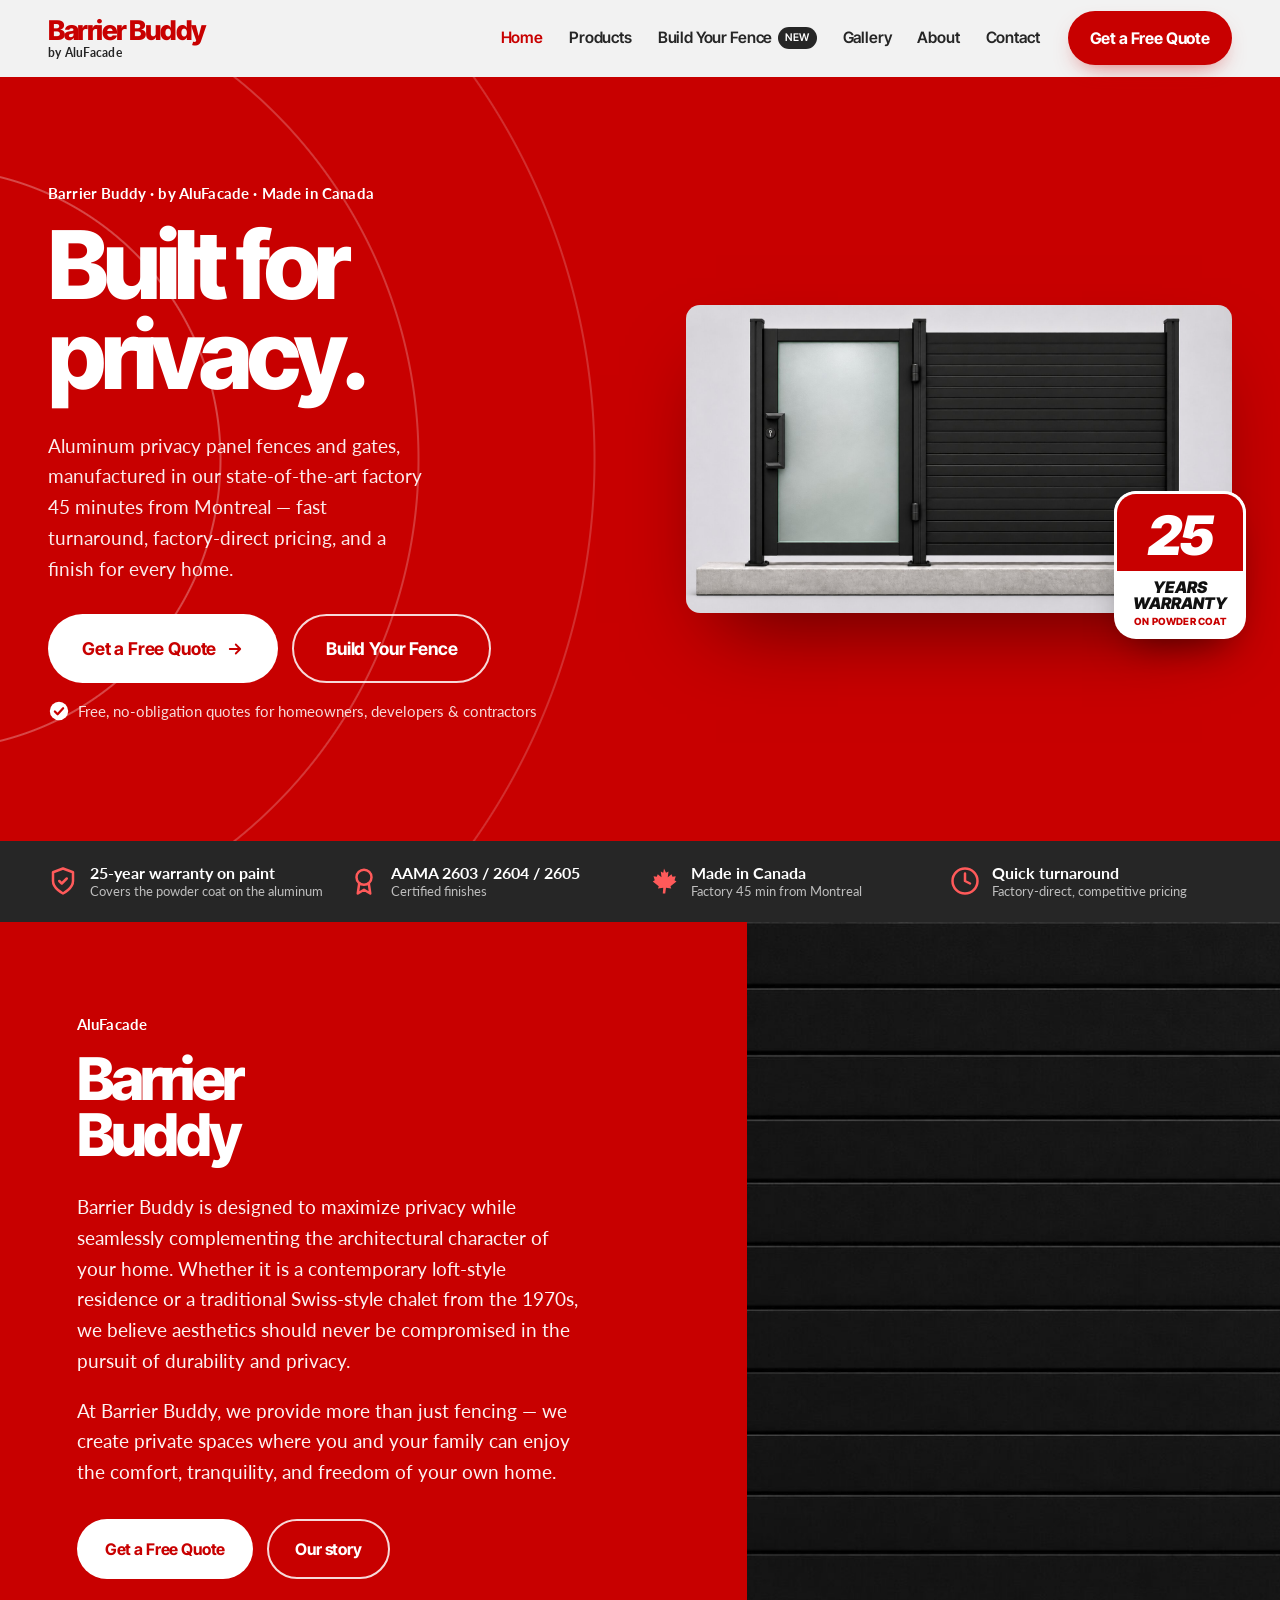
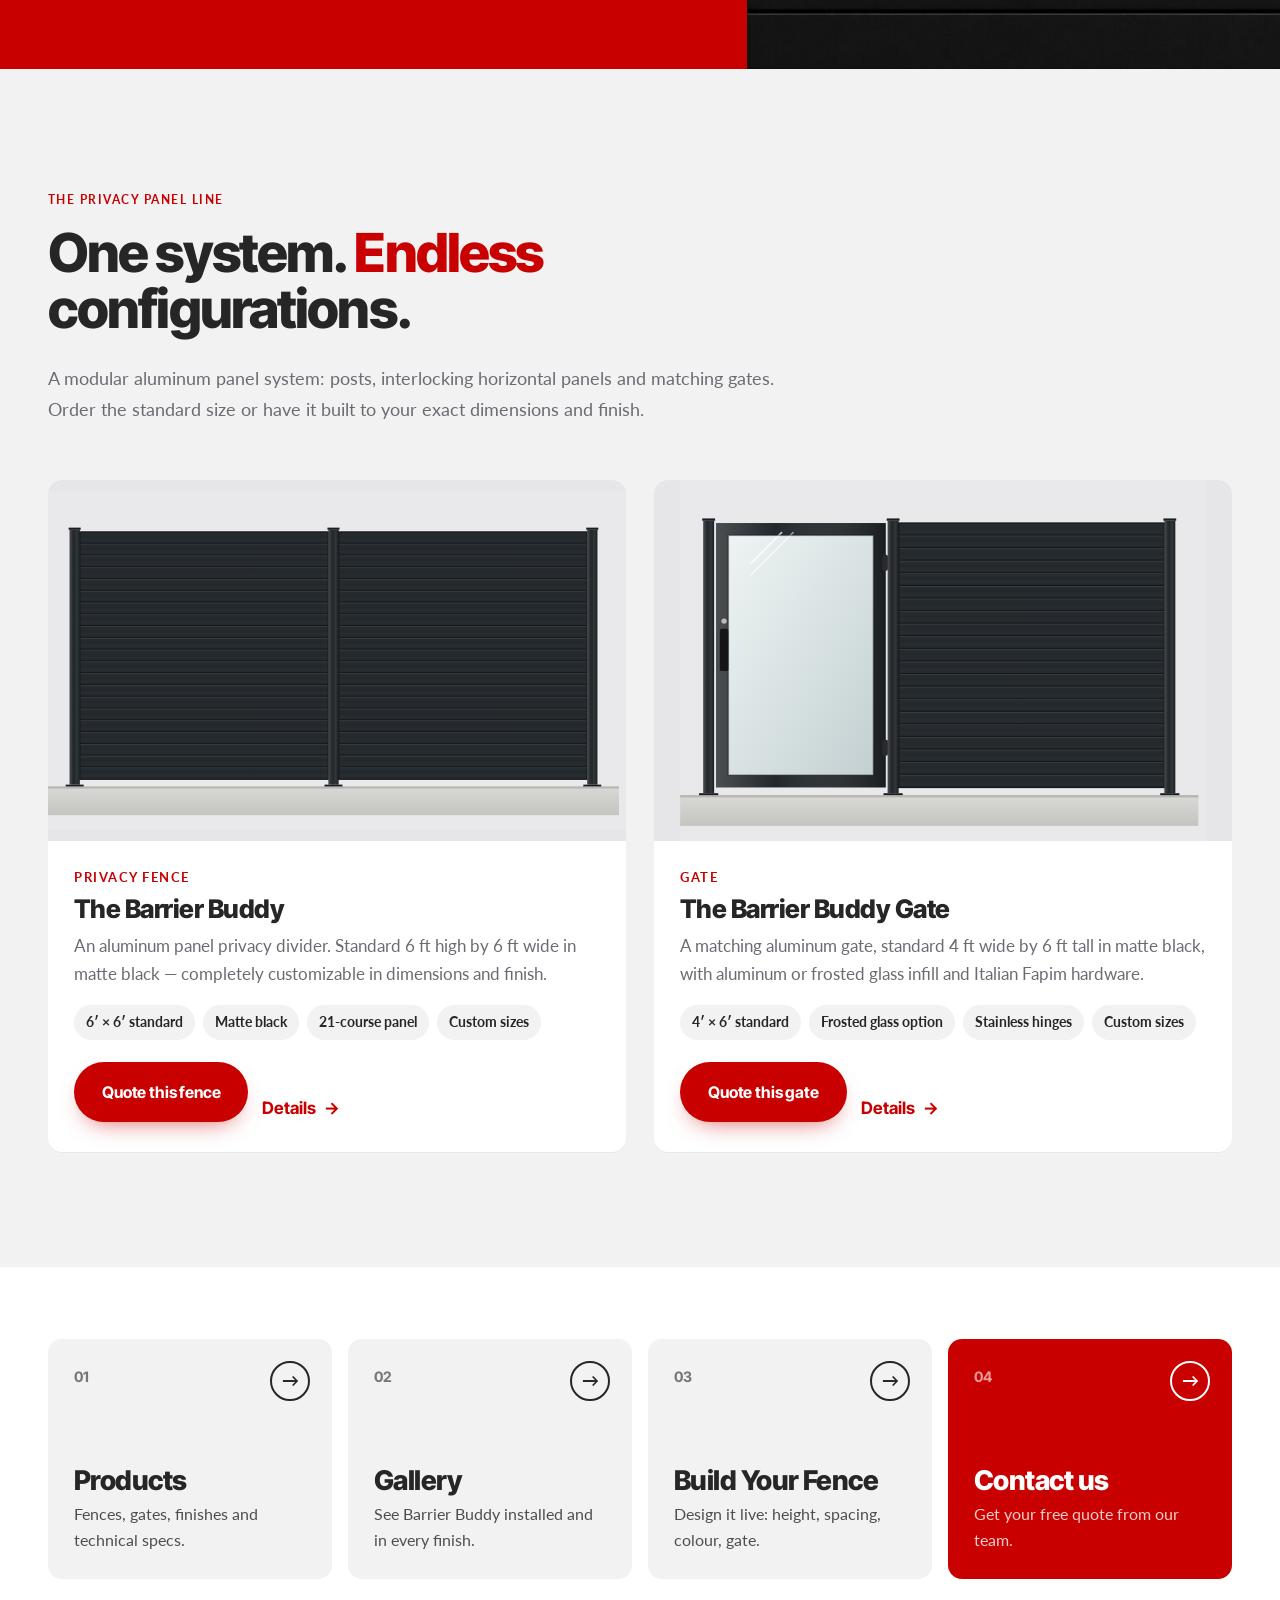
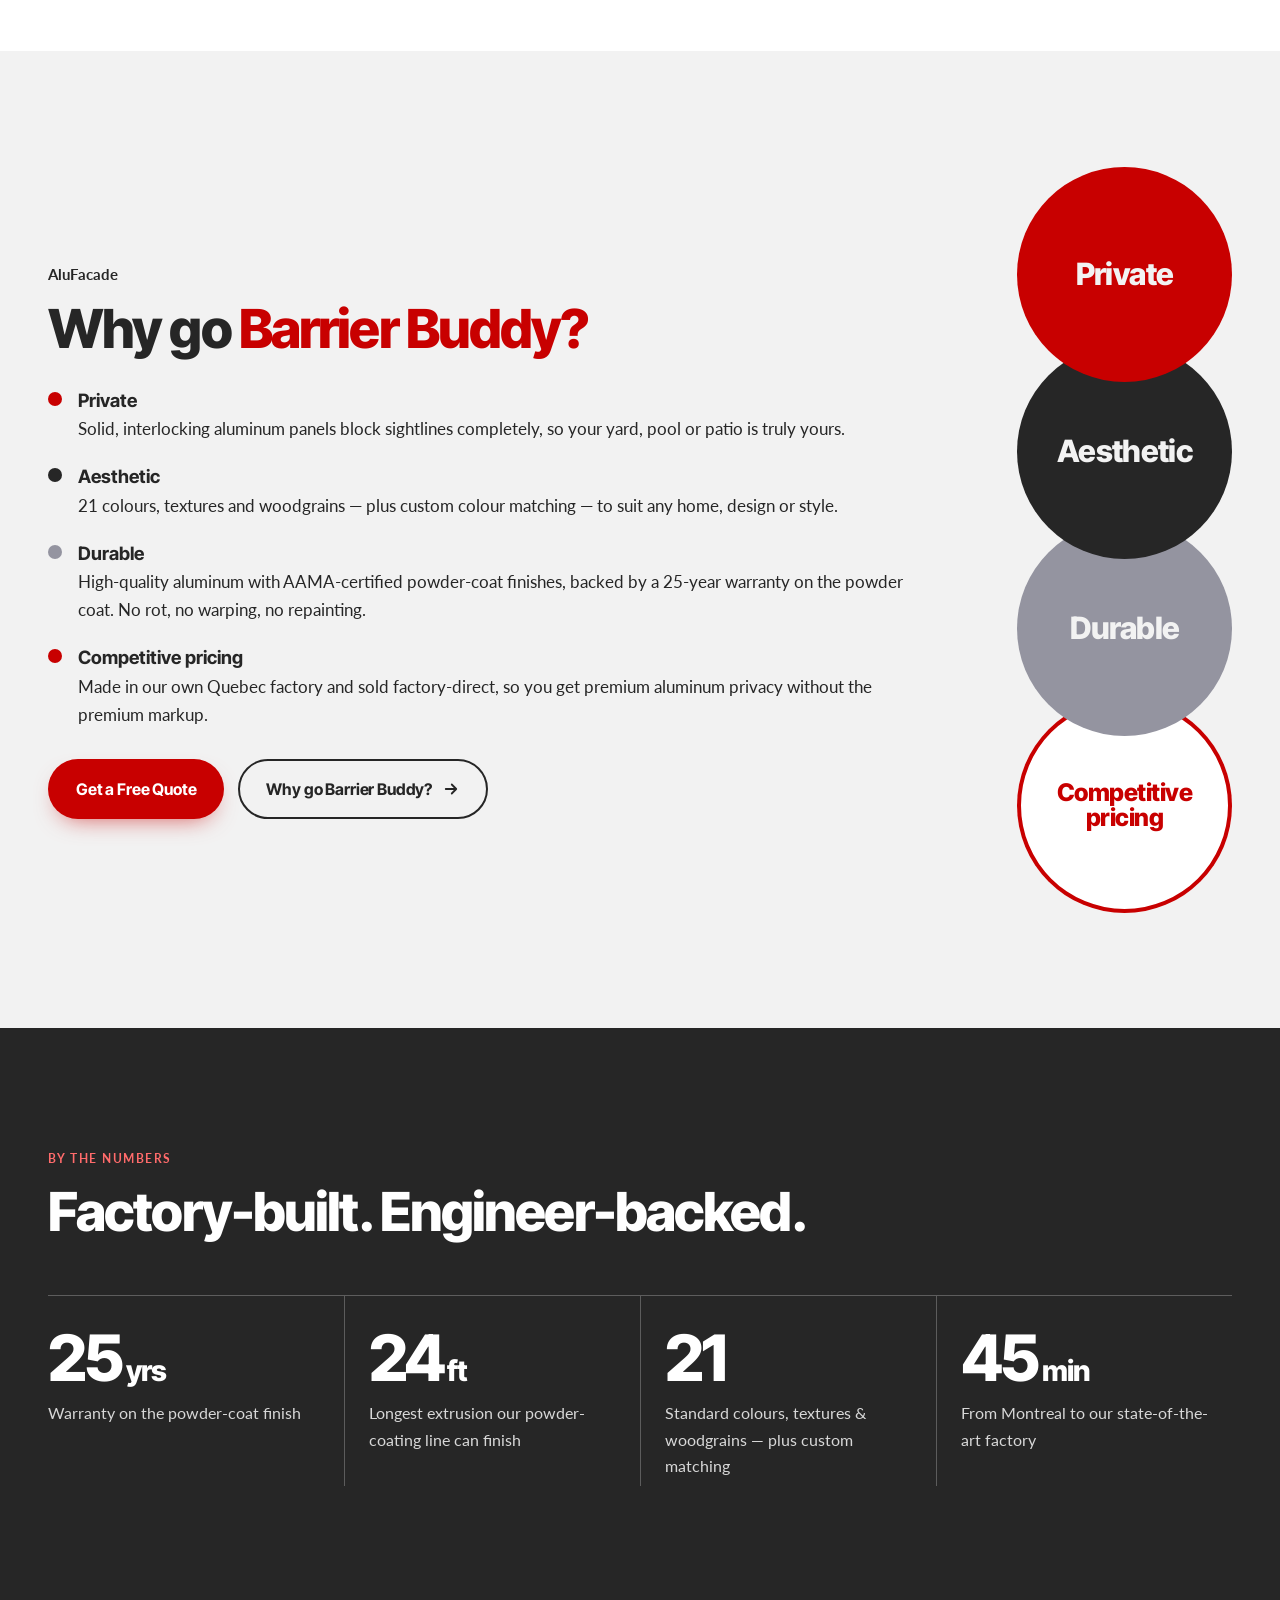
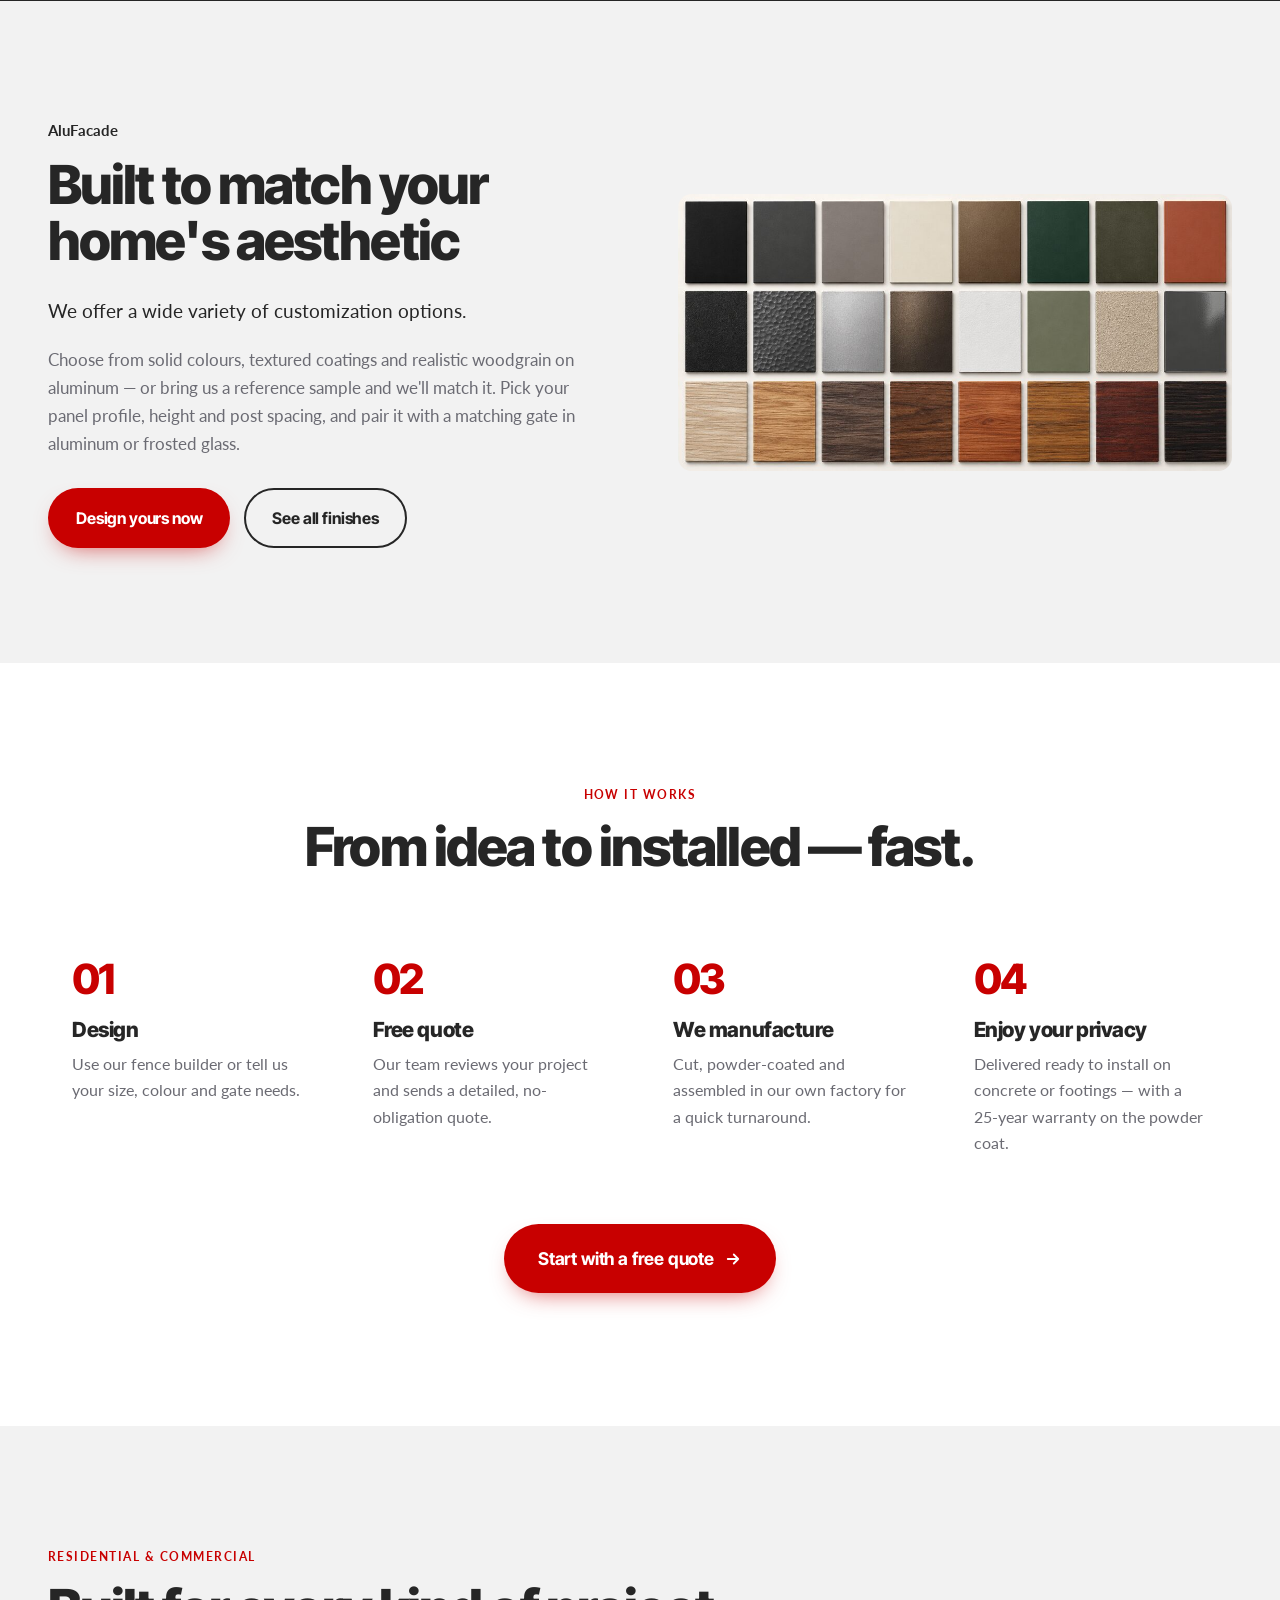
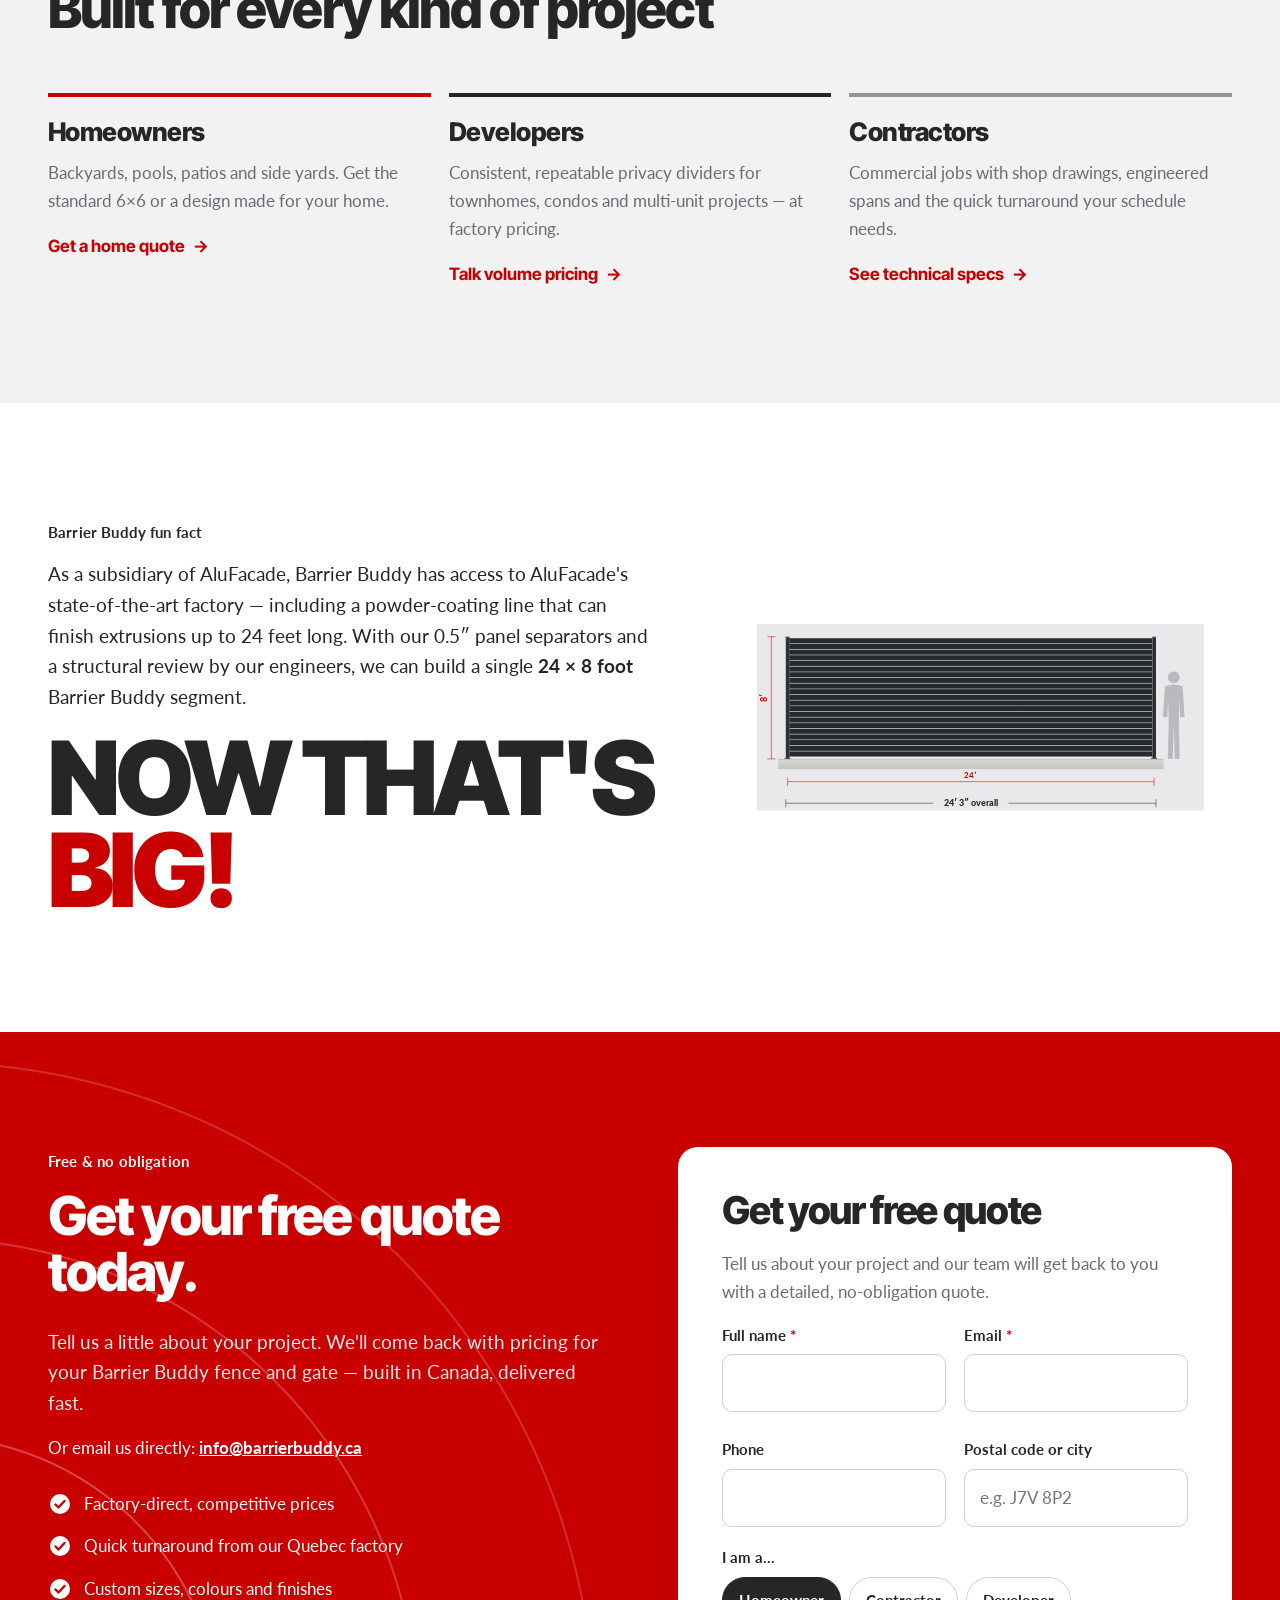
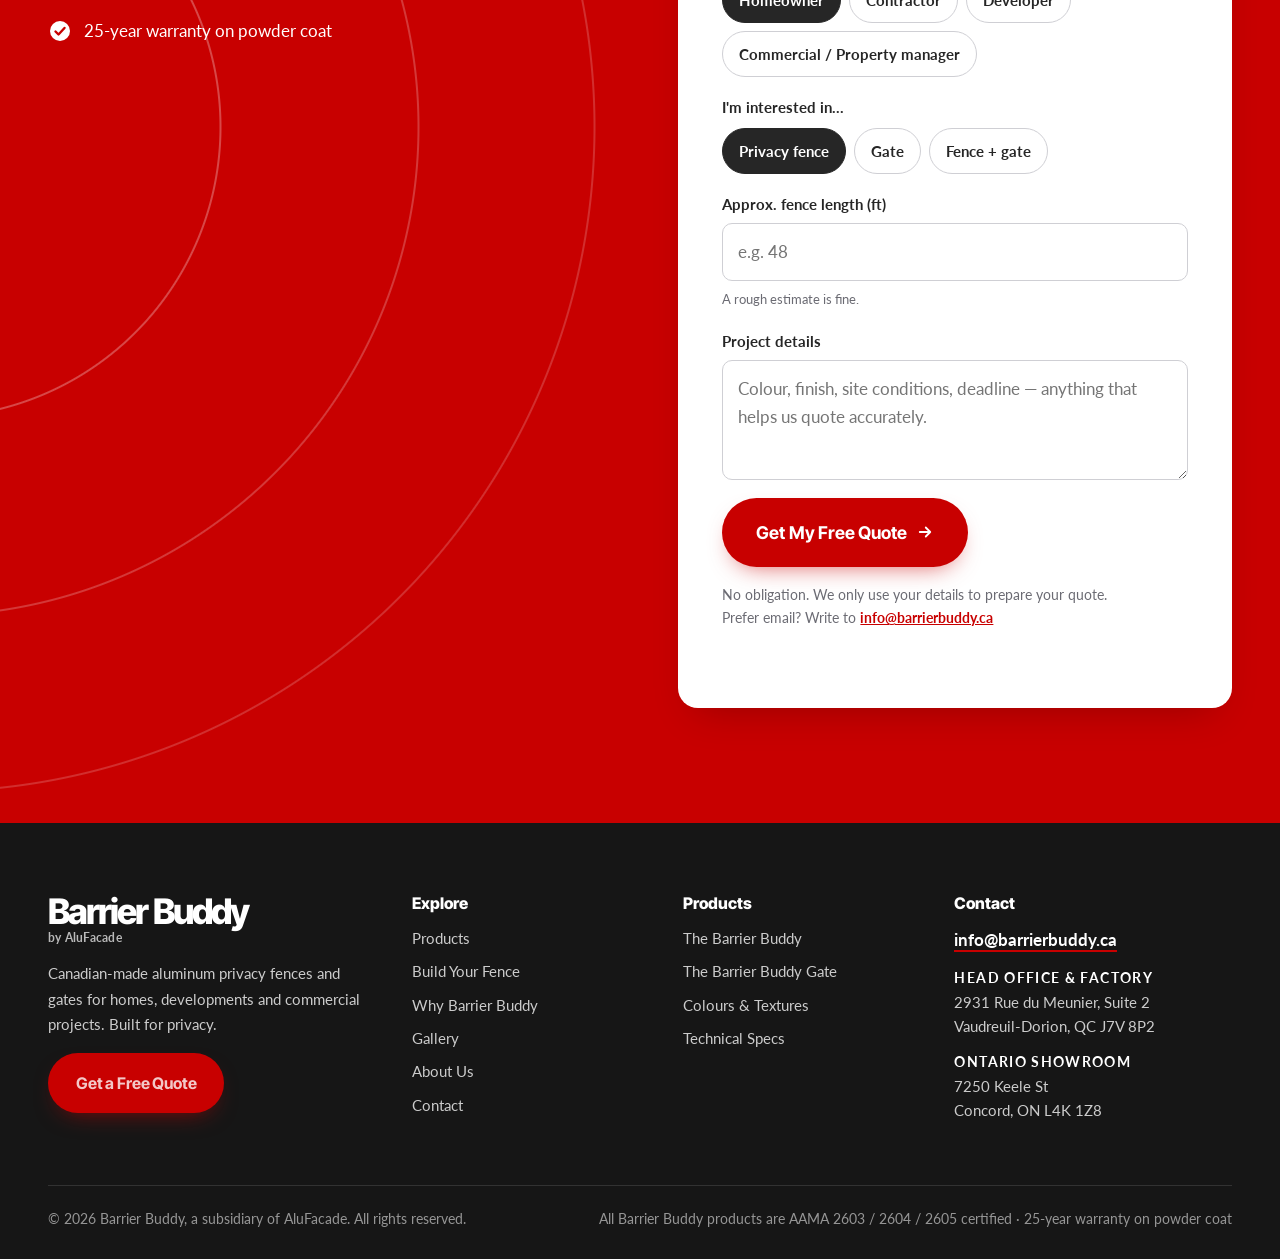
<file: index.html>
<!DOCTYPE html>
<html lang="en-CA">
<head>
<meta charset="utf-8">
<meta name="viewport" content="width=device-width, initial-scale=1">
<title>Barrier Buddy | Aluminum Privacy Fences &amp; Gates — Made in Canada</title>
<meta name="description" content="Barrier Buddy builds Canadian-made aluminum privacy panel fences and gates in its factory 45 minutes from Montreal. Fast turnaround, competitive prices, 25-year warranty on powder coat. Get a free quote. info@barrierbuddy.ca">
<meta name="theme-color" content="#c80000">
<meta property="og:type" content="website">
<meta property="og:site_name" content="Barrier Buddy">
<meta property="og:title" content="Barrier Buddy | Aluminum Privacy Fences &amp; Gates — Made in Canada">
<meta property="og:description" content="Barrier Buddy builds Canadian-made aluminum privacy panel fences and gates in its factory 45 minutes from Montreal. Fast turnaround, competitive prices, 25-year warranty on powder coat. Get a free quote. info@barrierbuddy.ca">
<meta property="og:image" content="assets/img/standard-configuration.jpg">
<link rel="icon" href="assets/img/favicon.svg" type="image/svg+xml">
<link rel="preconnect" href="https://fonts.googleapis.com">
<link rel="preconnect" href="https://fonts.gstatic.com" crossorigin>
<link href="https://fonts.googleapis.com/css2?family=Inter+Tight:ital,wght@0,500;0,600;0,700;0,800;0,900;1,900&amp;family=Lato:wght@300;400;700;900&amp;display=swap" rel="stylesheet">
<link rel="stylesheet" href="assets/css/styles.css">
</head>
<body>
<a class="skip-link" href="#main">Skip to content</a>
<header class="site-header">
  <div class="container site-header__inner">
    <a class="brand" href="index.html" aria-label="Barrier Buddy by AluFacade — home">
      <span class="brand__name wordmark">Barrier Buddy</span>
      <span class="brand__by">by AluFacade</span>
    </a>
    <button class="nav-toggle" type="button" aria-expanded="false" aria-controls="site-nav"><span></span><span class="sr-only">Menu</span></button>
    <nav class="nav" id="site-nav" aria-label="Main">
      <ul class="nav__list">
          <li><a class="nav__link" href="index.html" aria-current="page">Home</a></li>
          <li><a class="nav__link" href="products.html">Products</a></li>
          <li><a class="nav__link nav__link--build" href="configurator.html">Build Your Fence <span class="tag">New</span></a></li>
          <li><a class="nav__link" href="gallery.html">Gallery</a></li>
          <li><a class="nav__link" href="about.html">About</a></li>
          <li><a class="nav__link" href="contact.html">Contact</a></li>
      </ul>
      <a class="btn btn--primary nav__cta" href="contact.html#quote">Get a Free Quote</a>
    </nav>
  </div>
</header>

<main id="main">

  <!-- ============ HERO ============ -->
  <section class="hero rings">
    <div class="container hero__grid">
      <div>
        <span class="eyebrow">Barrier Buddy &middot; by AluFacade &middot; Made in Canada</span>
        <h1 class="wordmark">Built for<br>privacy.</h1>
        <p class="lead">Aluminum privacy panel fences and gates, manufactured in our state-of-the-art factory 45&nbsp;minutes from Montreal &mdash; fast turnaround, factory-direct pricing, and a finish for every home.</p>
        <div class="hero__ctas">
          <a class="btn btn--light btn--lg" href="contact.html#quote">Get a Free Quote <svg viewBox="0 0 24 24" fill="none" stroke="currentColor" stroke-width="2.4" stroke-linecap="round" stroke-linejoin="round" aria-hidden="true"><path d="M5 12h14M13 6l6 6-6 6"/></svg></a>
          <a class="btn btn--outline-light btn--lg" href="configurator.html">Build Your Fence</a>
        </div>
        <p class="hero__note"><svg viewBox="0 0 24 24" fill="none" stroke="currentColor" stroke-width="2" stroke-linecap="round" stroke-linejoin="round" aria-hidden="true"><circle cx="12" cy="12" r="10" fill="#fff" stroke="none"/><path d="m7.5 12.5 3 3 6-6.5" stroke="#c80000" stroke-width="2.4"/></svg> Free, no-obligation quotes for homeowners, developers &amp; contractors</p>
      </div>
      <div class="hero__media">
        <img src="assets/img/standard-configuration.jpg" width="1672" height="941" alt="Barrier Buddy standard configuration: a 6 by 6 foot matte black aluminum privacy panel with a 4 foot frosted glass gate" fetchpriority="high">
        <div class="hero__badge" aria-label="25 year warranty on powder coat"><strong>25</strong><span>Years<br>warranty<small>on powder coat</small></span></div>
      </div>
    </div>
  </section>

  <!-- ============ TRUST STRIP ============ -->
  <section class="trust" aria-label="Why customers trust Barrier Buddy">
    <div class="container">
      <ul class="trust__list">
        <li class="trust__item"><svg viewBox="0 0 24 24" fill="none" stroke="currentColor" stroke-width="2" stroke-linecap="round" stroke-linejoin="round" aria-hidden="true"><path d="M12 22s8-4 8-10V5l-8-3-8 3v7c0 6 8 10 8 10z"/><path d="m9 12 2 2 4-4"/></svg><span>25-year warranty on paint<small>Covers the powder coat on the aluminum</small></span></li>
        <li class="trust__item"><svg viewBox="0 0 24 24" fill="none" stroke="currentColor" stroke-width="2" stroke-linecap="round" stroke-linejoin="round" aria-hidden="true"><circle cx="12" cy="9" r="6"/><path d="M8.2 13.8 7 22l5-3 5 3-1.2-8.2"/></svg><span>AAMA 2603 / 2604 / 2605<small>Certified finishes</small></span></li>
        <li class="trust__item"><svg viewBox="0 0 24 24" fill="currentColor" aria-hidden="true"><path d="M12 2l1.6 3.4 2-1-0.6 4.6 3-2.4.8 2 2.6-.4-1 3.2 1.6 1-4.8 3.8.6 1.8-4.2-.6L13 22h-2l.4-4.6-4.2.6.6-1.8L3 12.4l1.6-1-1-3.2 2.6.4.8-2 3 2.4-.6-4.6 2 1z"/></svg><span>Made in Canada<small>Factory 45 min from Montreal</small></span></li>
        <li class="trust__item"><svg viewBox="0 0 24 24" fill="none" stroke="currentColor" stroke-width="2" stroke-linecap="round" stroke-linejoin="round" aria-hidden="true"><circle cx="12" cy="12" r="10"/><path d="M12 6v6l4 2"/></svg><span>Quick turnaround<small>Factory-direct, competitive pricing</small></span></li>
      </ul>
    </div>
  </section>

  <!-- ============ INTRO ============ -->
  <section class="split" aria-labelledby="intro-title">
    <div class="split__copy">
      <span class="eyebrow">AluFacade</span>
      <h2 id="intro-title" class="wordmark">Barrier<br>Buddy</h2>
      <p>Barrier Buddy is designed to maximize privacy while seamlessly complementing the architectural character of your home. Whether it is a contemporary loft-style residence or a traditional Swiss-style chalet from the 1970s, we believe aesthetics should never be compromised in the pursuit of durability and privacy.</p>
      <p>At Barrier Buddy, we provide more than just fencing &mdash; we create private spaces where you and your family can enjoy the comfort, tranquility, and freedom of your own home.</p>
      <div class="hero__ctas" style="margin-top:12px">
        <a class="btn btn--light" href="contact.html#quote">Get a Free Quote</a>
        <a class="btn btn--outline-light" href="about.html">Our story</a>
      </div>
    </div>
    <div class="split__media" role="img" aria-label="Close-up of matte black horizontal aluminum fence panels"></div>
  </section>

  <!-- ============ PRODUCT LINE ============ -->
  <section class="section" aria-labelledby="line-title">
    <div class="container">
      <div class="section-head reveal">
        <span class="eyebrow eyebrow--caps text-red">The privacy panel line</span>
        <h2 id="line-title">One system. <span class="text-red">Endless</span> configurations.</h2>
        <p>A modular aluminum panel system: posts, interlocking horizontal panels and matching gates. Order the standard size or have it built to your exact dimensions and finish.</p>
      </div>
      <div class="grid grid--2">
        <article class="card reveal">
          <div class="card__media" data-fence-preview='{"bays":2,"courses":21,"colour":"matte-black"}'></div>
          <div class="card__body">
            <div class="card__kicker">Privacy fence</div>
            <h3>The Barrier Buddy</h3>
            <p>An aluminum panel privacy divider. Standard 6&nbsp;ft high by 6&nbsp;ft wide in matte black &mdash; completely customizable in dimensions and finish.</p>
            <ul class="spec-chips"><li>6&prime; &times; 6&prime; standard</li><li>Matte black</li><li>21-course panel</li><li>Custom sizes</li></ul>
            <div class="hero__ctas" style="margin-top:auto">
              <a class="btn btn--primary" href="contact.html?product=fence#quote">Quote this fence</a>
              <a class="link-arrow" href="products.html#fence">Details</a>
            </div>
          </div>
        </article>
        <article class="card reveal">
          <div class="card__media" data-fence-preview='{"bays":1,"courses":21,"colour":"matte-black","gate":"frosted","gateWidth":4,"gatePosition":"left"}'></div>
          <div class="card__body">
            <div class="card__kicker">Gate</div>
            <h3>The Barrier Buddy Gate</h3>
            <p>A matching aluminum gate, standard 4&nbsp;ft wide by 6&nbsp;ft tall in matte black, with aluminum or frosted glass infill and Italian Fapim hardware.</p>
            <ul class="spec-chips"><li>4&prime; &times; 6&prime; standard</li><li>Frosted glass option</li><li>Stainless hinges</li><li>Custom sizes</li></ul>
            <div class="hero__ctas" style="margin-top:auto">
              <a class="btn btn--primary" href="contact.html?product=gate#quote">Quote this gate</a>
              <a class="link-arrow" href="products.html#gate">Details</a>
            </div>
          </div>
        </article>
      </div>
    </div>
  </section>

  <!-- ============ EXPLORE TILES ============ -->
  <section class="section section--white section--tight" aria-labelledby="explore-title">
    <div class="container">
      <h2 id="explore-title" class="sr-only">Explore Barrier Buddy</h2>
      <div class="tiles">
        <a class="tile reveal" href="products.html"><span class="tile__num">01</span><span class="tile__arrow">&rarr;</span><div><h3>Products</h3><p>Fences, gates, finishes and technical specs.</p></div></a>
        <a class="tile reveal" href="gallery.html"><span class="tile__num">02</span><span class="tile__arrow">&rarr;</span><div><h3>Gallery</h3><p>See Barrier Buddy installed and in every finish.</p></div></a>
        <a class="tile reveal" href="configurator.html"><span class="tile__num">03</span><span class="tile__arrow">&rarr;</span><div><h3>Build Your Fence</h3><p>Design it live: height, spacing, colour, gate.</p></div></a>
        <a class="tile tile--red reveal" href="contact.html#quote"><span class="tile__num">04</span><span class="tile__arrow">&rarr;</span><div><h3>Contact us</h3><p>Get your free quote from our team.</p></div></a>
      </div>
    </div>
  </section>

  <!-- ============ WHY ============ -->
  <section class="section" aria-labelledby="why-title">
    <div class="container why">
      <div class="reveal">
        <span class="eyebrow">AluFacade</span>
        <h2 id="why-title">Why go <span class="text-red">Barrier Buddy?</span></h2>
        <ul class="why__points">
          <li><div><strong>Private</strong>Solid, interlocking aluminum panels block sightlines completely, so your yard, pool or patio is truly yours.</div></li>
          <li><div><strong>Aesthetic</strong>21 colours, textures and woodgrains &mdash; plus custom colour matching &mdash; to suit any home, design or style.</div></li>
          <li><div><strong>Durable</strong>High-quality aluminum with AAMA-certified powder-coat finishes, backed by a 25-year warranty on the powder coat. No rot, no warping, no repainting.</div></li>
          <li><div><strong>Competitive pricing</strong>Made in our own Quebec factory and sold factory-direct, so you get premium aluminum privacy without the premium markup.</div></li>
        </ul>
        <div class="hero__ctas" style="margin-top:30px">
          <a class="btn btn--primary" href="contact.html#quote">Get a Free Quote</a>
          <a class="btn btn--outline" href="why.html">Why go Barrier Buddy? <svg viewBox="0 0 24 24" fill="none" stroke="currentColor" stroke-width="2.4" stroke-linecap="round" stroke-linejoin="round" aria-hidden="true"><path d="M5 12h14M13 6l6 6-6 6"/></svg></a>
        </div>
      </div>
      <div class="why__circles" aria-hidden="true">
        <div class="why__circle why__circle--red">Private</div>
        <div class="why__circle why__circle--ink">Aesthetic</div>
        <div class="why__circle why__circle--grey">Durable</div>
        <div class="why__circle why__circle--outline">Competitive<br>pricing</div>
      </div>
    </div>
  </section>

  <!-- ============ STATS ============ -->
  <section class="section section--ink" aria-labelledby="stats-title">
    <div class="container">
      <div class="section-head">
        <span class="eyebrow eyebrow--caps" style="color:#ff6b6b">By the numbers</span>
        <h2 id="stats-title">Factory-built. Engineer-backed.</h2>
      </div>
      <div class="stats">
        <div class="stat"><div class="stat__num">25<small>yrs</small></div><div class="stat__label">Warranty on the powder-coat finish</div></div>
        <div class="stat"><div class="stat__num">24<small>ft</small></div><div class="stat__label">Longest extrusion our powder-coating line can finish</div></div>
        <div class="stat"><div class="stat__num">21</div><div class="stat__label">Standard colours, textures &amp; woodgrains &mdash; plus custom matching</div></div>
        <div class="stat"><div class="stat__num">45<small>min</small></div><div class="stat__label">From Montreal to our state-of-the-art factory</div></div>
      </div>
    </div>
  </section>

  <!-- ============ AESTHETIC ============ -->
  <section class="section" aria-labelledby="aes-title">
    <div class="container two-col">
      <div class="reveal">
        <span class="eyebrow">AluFacade</span>
        <h2 id="aes-title">Built to match your home's aesthetic</h2>
        <p class="lead">We offer a wide variety of customization options.</p>
        <p class="muted">Choose from solid colours, textured coatings and realistic woodgrain on aluminum &mdash; or bring us a reference sample and we'll match it. Pick your panel profile, height and post spacing, and pair it with a matching gate in aluminum or frosted glass.</p>
        <div class="hero__ctas">
          <a class="btn btn--primary" href="configurator.html">Design yours now</a>
          <a class="btn btn--outline" href="products.html#finishes">See all finishes</a>
        </div>
      </div>
      <figure class="reveal" style="margin:0">
        <img src="assets/img/finish-samples.jpg" width="1065" height="533" alt="Barrier Buddy powder-coat finish samples: solid colours, textures and woodgrains" style="border-radius:var(--radius)" loading="lazy">
      </figure>
    </div>
  </section>

  <!-- ============ HOW IT WORKS ============ -->
  <section class="section section--white" aria-labelledby="how-title">
    <div class="container">
      <div class="section-head section-head--center reveal">
        <span class="eyebrow eyebrow--caps text-red">How it works</span>
        <h2 id="how-title">From idea to installed &mdash; fast.</h2>
      </div>
      <ol class="steps">
        <li class="step reveal"><h3>Design</h3><p>Use our fence builder or tell us your size, colour and gate needs.</p></li>
        <li class="step reveal"><h3>Free quote</h3><p>Our team reviews your project and sends a detailed, no-obligation quote.</p></li>
        <li class="step reveal"><h3>We manufacture</h3><p>Cut, powder-coated and assembled in our own factory for a quick turnaround.</p></li>
        <li class="step reveal"><h3>Enjoy your privacy</h3><p>Delivered ready to install on concrete or footings &mdash; with a 25-year warranty on the powder coat.</p></li>
      </ol>
      <p style="text-align:center;margin-top:40px"><a class="btn btn--primary btn--lg" href="contact.html#quote">Start with a free quote <svg viewBox="0 0 24 24" fill="none" stroke="currentColor" stroke-width="2.4" stroke-linecap="round" stroke-linejoin="round" aria-hidden="true"><path d="M5 12h14M13 6l6 6-6 6"/></svg></a></p>
    </div>
  </section>

  <!-- ============ WHO WE SERVE ============ -->
  <section class="section" aria-labelledby="who-title">
    <div class="container">
      <div class="section-head reveal">
        <span class="eyebrow eyebrow--caps text-red">Residential &amp; commercial</span>
        <h2 id="who-title">Built for every kind of project</h2>
      </div>
      <div class="audience">
        <div class="audience__item reveal"><h3>Homeowners</h3><p>Backyards, pools, patios and side yards. Get the standard 6&times;6 or a design made for your home.</p><a class="link-arrow" href="contact.html?product=both#quote">Get a home quote</a></div>
        <div class="audience__item reveal"><h3>Developers</h3><p>Consistent, repeatable privacy dividers for townhomes, condos and multi-unit projects &mdash; at factory pricing.</p><a class="link-arrow" href="contact.html#quote">Talk volume pricing</a></div>
        <div class="audience__item reveal"><h3>Contractors</h3><p>Commercial jobs with shop drawings, engineered spans and the quick turnaround your schedule needs.</p><a class="link-arrow" href="products.html#specs">See technical specs</a></div>
      </div>
    </div>
  </section>

  <!-- ============ BIG FACT ============ -->
  <section class="section section--white" aria-labelledby="fact-title">
    <div class="container big-fact">
      <div class="reveal">
        <span class="eyebrow">Barrier Buddy fun fact</span>
        <h2 id="fact-title" class="sr-only">A 24 by 8 foot Barrier Buddy</h2>
        <p class="lead">As a subsidiary of AluFacade, Barrier Buddy has access to AluFacade's state-of-the-art factory &mdash; including a powder-coating line that can finish extrusions up to 24&nbsp;feet long. With our 0.5&Prime; panel separators and a structural review by our engineers, we can build a single <strong>24&nbsp;&times;&nbsp;8&nbsp;foot</strong> Barrier Buddy segment.</p>
        <p class="big-fact__shout">Now that's <span class="text-red">big!</span></p>
      </div>
      <div class="big-fact__visual reveal" data-fence-preview='{"bays":1,"spacing":24,"height":8,"gap":0.5,"courses":21,"colour":"matte-black"}' data-dims="true" data-person="true" title="24 ft by 8 ft segment with 0.5 inch spaces between the panels"></div>
    </div>
  </section>

  <!-- ============ QUOTE ============ -->
  <section class="section section--red rings quote-section" id="quote" aria-labelledby="quote-panel-title">
    <div class="container two-col">
      <div>
        <span class="eyebrow">Free &amp; no obligation</span>
        <h2>Get your free quote today.</h2>
        <p class="lead" style="color:rgba(255,255,255,.9)">Tell us a little about your project. We'll come back with pricing for your Barrier Buddy fence and gate &mdash; built in Canada, delivered fast.</p>
        <p style="color:#fff;margin-top:-4px">Or email us directly: <a href="mailto:info@barrierbuddy.ca" style="color:#fff;font-weight:700">info@barrierbuddy.ca</a></p>
        <ul class="quote-perks">
          <li><svg viewBox="0 0 24 24" fill="none" stroke="currentColor" stroke-width="2" stroke-linecap="round" stroke-linejoin="round" aria-hidden="true"><circle cx="12" cy="12" r="10" fill="#fff" stroke="none"/><path d="m7.5 12.5 3 3 6-6.5" stroke="#c80000" stroke-width="2.4"/></svg> Factory-direct, competitive prices</li>
          <li><svg viewBox="0 0 24 24" fill="none" stroke="currentColor" stroke-width="2" stroke-linecap="round" stroke-linejoin="round" aria-hidden="true"><circle cx="12" cy="12" r="10" fill="#fff" stroke="none"/><path d="m7.5 12.5 3 3 6-6.5" stroke="#c80000" stroke-width="2.4"/></svg> Quick turnaround from our Quebec factory</li>
          <li><svg viewBox="0 0 24 24" fill="none" stroke="currentColor" stroke-width="2" stroke-linecap="round" stroke-linejoin="round" aria-hidden="true"><circle cx="12" cy="12" r="10" fill="#fff" stroke="none"/><path d="m7.5 12.5 3 3 6-6.5" stroke="#c80000" stroke-width="2.4"/></svg> Custom sizes, colours and finishes</li>
          <li><svg viewBox="0 0 24 24" fill="none" stroke="currentColor" stroke-width="2" stroke-linecap="round" stroke-linejoin="round" aria-hidden="true"><circle cx="12" cy="12" r="10" fill="#fff" stroke="none"/><path d="m7.5 12.5 3 3 6-6.5" stroke="#c80000" stroke-width="2.4"/></svg> 25-year warranty on powder coat</li>
        </ul>
      </div>
      
  <div class="form-panel" id="quote-panel">
    <h2 style="font-size:clamp(1.8rem,3vw,2.5rem)">Get your free quote</h2>
    <p class="muted">Tell us about your project and our team will get back to you with a detailed, no-obligation quote.</p>
    <form class="form" data-quote-form novalidate>
      <input type="hidden" name="_template" value="table">
      <input type="text" name="_honey" tabindex="-1" autocomplete="off" aria-hidden="true" style="position:absolute;left:-9999px;width:1px;height:1px;opacity:0">
      <div class="field">
        <label for="q-name">Full name <span class="req">*</span></label>
        <input id="q-name" name="name" type="text" autocomplete="name" required data-error="Please enter your name.">
        <span class="field__error" data-error-for="name" aria-live="polite"></span>
      </div>
      <div class="field">
        <label for="q-email">Email <span class="req">*</span></label>
        <input id="q-email" name="email" type="email" autocomplete="email" required data-error="Please enter a valid email address.">
        <span class="field__error" data-error-for="email" aria-live="polite"></span>
      </div>
      <div class="field">
        <label for="q-phone">Phone</label>
        <input id="q-phone" name="phone" type="tel" autocomplete="tel">
      </div>
      <div class="field">
        <label for="q-postal">Postal code or city</label>
        <input id="q-postal" name="location" type="text" autocomplete="postal-code" placeholder="e.g. J7V 8P2">
      </div>
      <fieldset class="field form__full choice-row">
        <legend>I am a…</legend>
        <label class="choice"><input type="radio" name="customer" value="Homeowner" checked><span>Homeowner</span></label>
        <label class="choice"><input type="radio" name="customer" value="Contractor"><span>Contractor</span></label>
        <label class="choice"><input type="radio" name="customer" value="Developer"><span>Developer</span></label>
        <label class="choice"><input type="radio" name="customer" value="Commercial"><span>Commercial / Property manager</span></label>
      </fieldset>
      <fieldset class="field form__full choice-row">
        <legend>I'm interested in…</legend>
        <label class="choice"><input type="radio" name="product" value="fence" checked><span>Privacy fence</span></label>
        <label class="choice"><input type="radio" name="product" value="gate"><span>Gate</span></label>
        <label class="choice"><input type="radio" name="product" value="both"><span>Fence + gate</span></label>
      </fieldset>
      <div class="field form__full">
        <label for="q-length">Approx. fence length (ft)</label>
        <input id="q-length" name="length" type="number" min="0" step="1" inputmode="numeric" placeholder="e.g. 48">
        <span class="field__hint">A rough estimate is fine.</span>
      </div>
      
      <div class="config-attached form__full" data-config-attached hidden>
        <div class="config-attached__head"><strong>Your Barrier Buddy design is attached</strong><button type="button" data-config-remove>Remove</button></div>
        <pre></pre>
      </div>
      <textarea name="configuration" hidden aria-hidden="true" tabindex="-1"></textarea>
      <div class="field form__full">
        <label for="q-msg">Project details</label>
        <textarea id="q-msg" name="message" placeholder="Colour, finish, site conditions, deadline — anything that helps us quote accurately."></textarea>
      </div>
      <div class="form__full form__submit">
        <button class="btn btn--primary btn--lg" type="submit">Get My Free Quote <svg viewBox="0 0 24 24" fill="none" stroke="currentColor" stroke-width="2.4" stroke-linecap="round" stroke-linejoin="round" aria-hidden="true"><path d="M5 12h14M13 6l6 6-6 6"/></svg></button>
        <p>No obligation. We only use your details to prepare your quote.<br>Prefer email? Write to <a href="mailto:info@barrierbuddy.ca">info@barrierbuddy.ca</a></p>
      </div>
      <p class="form-status form__full" role="alert"></p>
    </form>
    <div class="form-success" hidden>
      <div class="form-success__icon"><svg viewBox="0 0 24 24" fill="none" stroke="currentColor" stroke-width="2.6" stroke-linecap="round" stroke-linejoin="round" aria-hidden="true"><path d="M20 6 9 17l-5-5"/></svg></div>
      <h3>Thanks — your quote request is in!</h3>
      <p class="muted">Our team will review your project and contact you shortly. Questions in the meantime? Email <a href="mailto:info@barrierbuddy.ca">info@barrierbuddy.ca</a>.</p>
      <a class="btn btn--dark" href="configurator.html">Open the fence builder</a>
    </div>
  </div>
    </div>
  </section>

</main>
<script>
document.addEventListener("DOMContentLoaded", function () {
  document.querySelectorAll("[data-fence-preview]").forEach(function (el) {
    var cfg = JSON.parse(el.getAttribute("data-fence-preview"));
    el.innerHTML = BarrierBuddy.fence.render(cfg, { dims: el.dataset.dims === "true", person: el.dataset.person === "true" });
  });
});
</script>

<div class="quote-bar" aria-label="Quick actions">
  <a class="btn btn--dark" href="configurator.html">Build Your Fence</a>
  <a class="btn btn--primary" href="contact.html#quote">Free Quote</a>
</div>

<footer class="site-footer">
  <div class="container">
    <div class="footer-grid">
      <div class="footer-brand">
        <a class="brand" href="index.html"><span class="brand__name wordmark">Barrier Buddy</span><span class="brand__by">by AluFacade</span></a>
        <p>Canadian-made aluminum privacy fences and gates for homes, developments and commercial projects. Built for privacy.</p>
        <a class="btn btn--primary" href="contact.html#quote">Get a Free Quote</a>
      </div>
      <div class="footer-col">
        <h4>Explore</h4>
        <ul>
          <li><a href="products.html">Products</a></li>
          <li><a href="configurator.html">Build Your Fence</a></li>
          <li><a href="why.html">Why Barrier Buddy</a></li>
          <li><a href="gallery.html">Gallery</a></li>
          <li><a href="about.html">About Us</a></li>
          <li><a href="contact.html">Contact</a></li>
        </ul>
      </div>
      <div class="footer-col">
        <h4>Products</h4>
        <ul>
          <li><a href="products.html#fence">The Barrier Buddy</a></li>
          <li><a href="products.html#gate">The Barrier Buddy Gate</a></li>
          <li><a href="products.html#finishes">Colours &amp; Textures</a></li>
          <li><a href="products.html#specs">Technical Specs</a></li>
        </ul>
      </div>
      <div class="footer-col">
        <h4>Contact</h4>
        <p style="margin:0 0 14px"><a class="footer-email" href="mailto:info@barrierbuddy.ca">info@barrierbuddy.ca</a></p>
        <address><strong>Head Office &amp; Factory</strong>2931 Rue du Meunier, Suite 2<br>Vaudreuil-Dorion, QC J7V 8P2</address>
        <address><strong>Ontario Showroom</strong>7250 Keele St<br>Concord, ON L4K 1Z8</address>
      </div>
    </div>
    <div class="footer-bottom">
      <span>&copy; <span data-year>2026</span> Barrier Buddy, a subsidiary of AluFacade. All rights reserved.</span>
      <span>All Barrier Buddy products are AAMA 2603 / 2604 / 2605 certified &middot; 25-year warranty on powder coat</span>
    </div>
  </div>
</footer>
<script src="assets/js/fence-render.js"></script>
<script src="assets/js/main.js"></script>
</body>
</html>
</file>
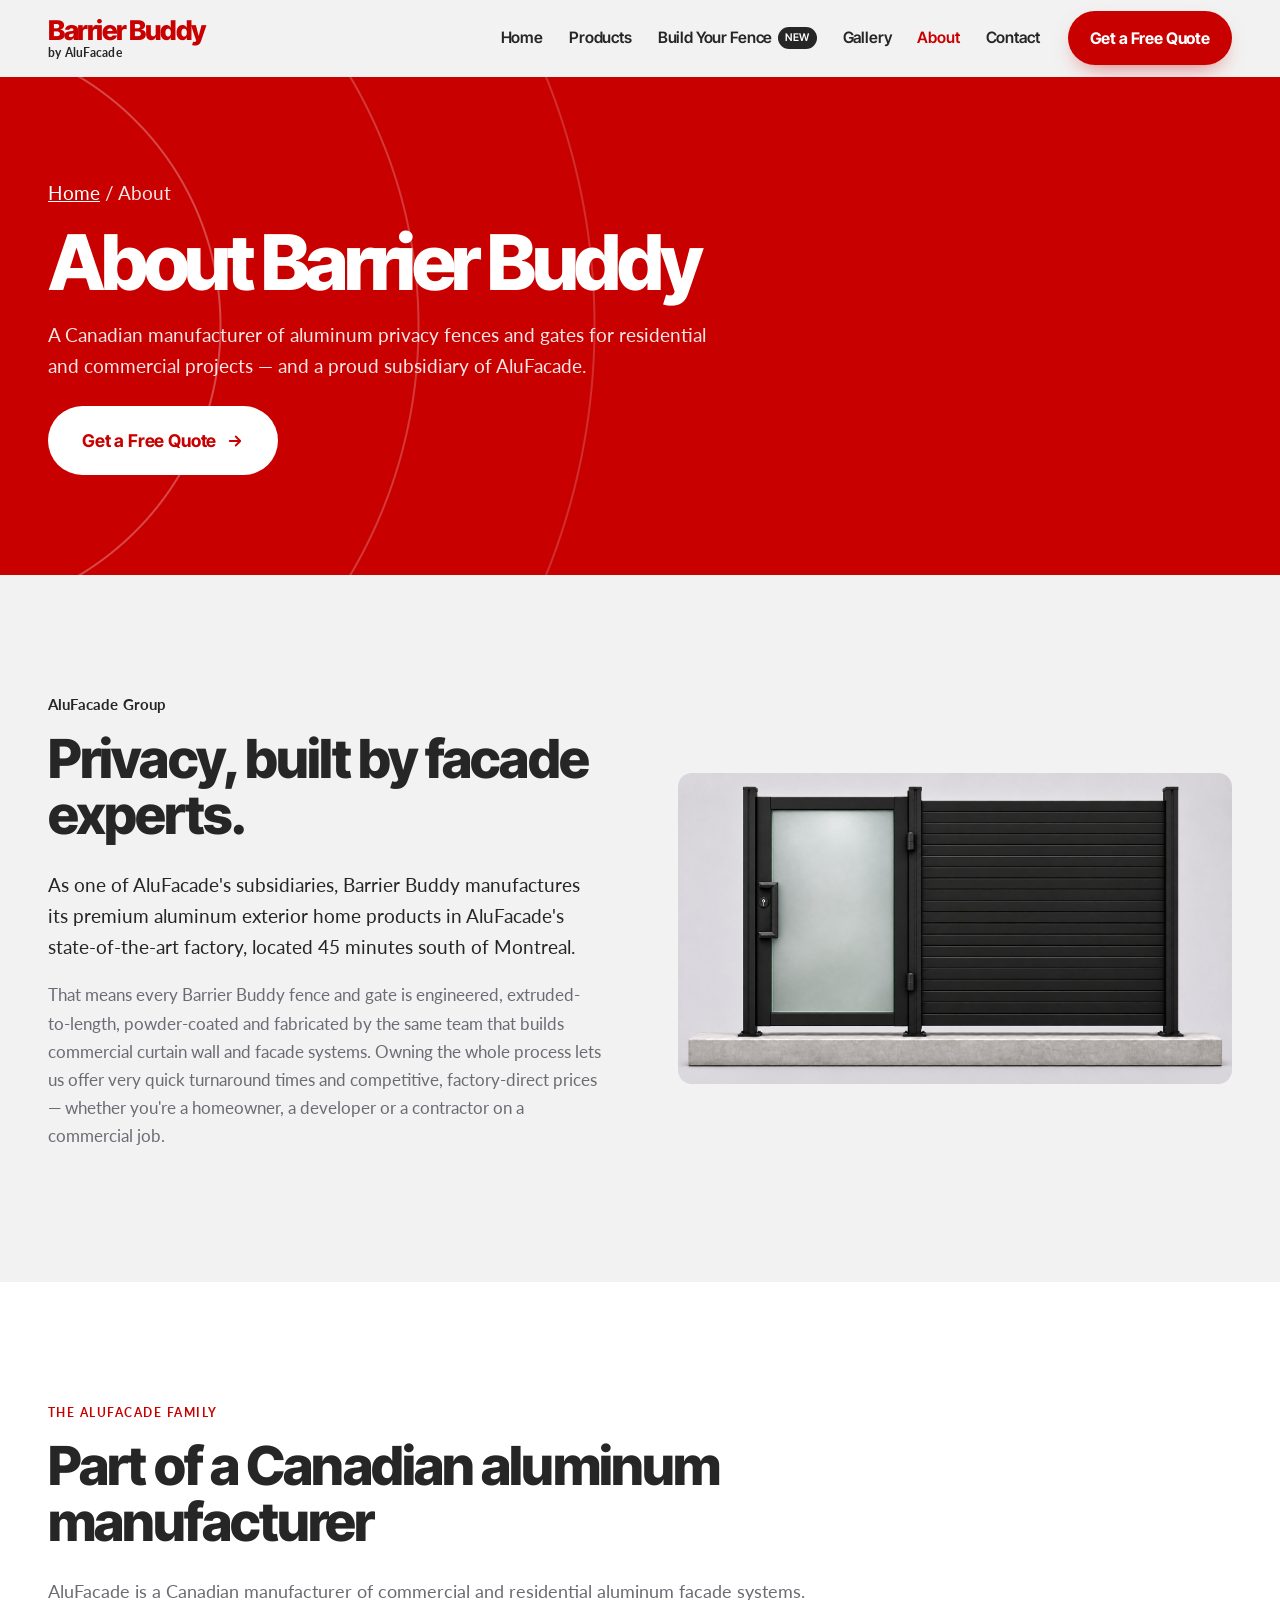
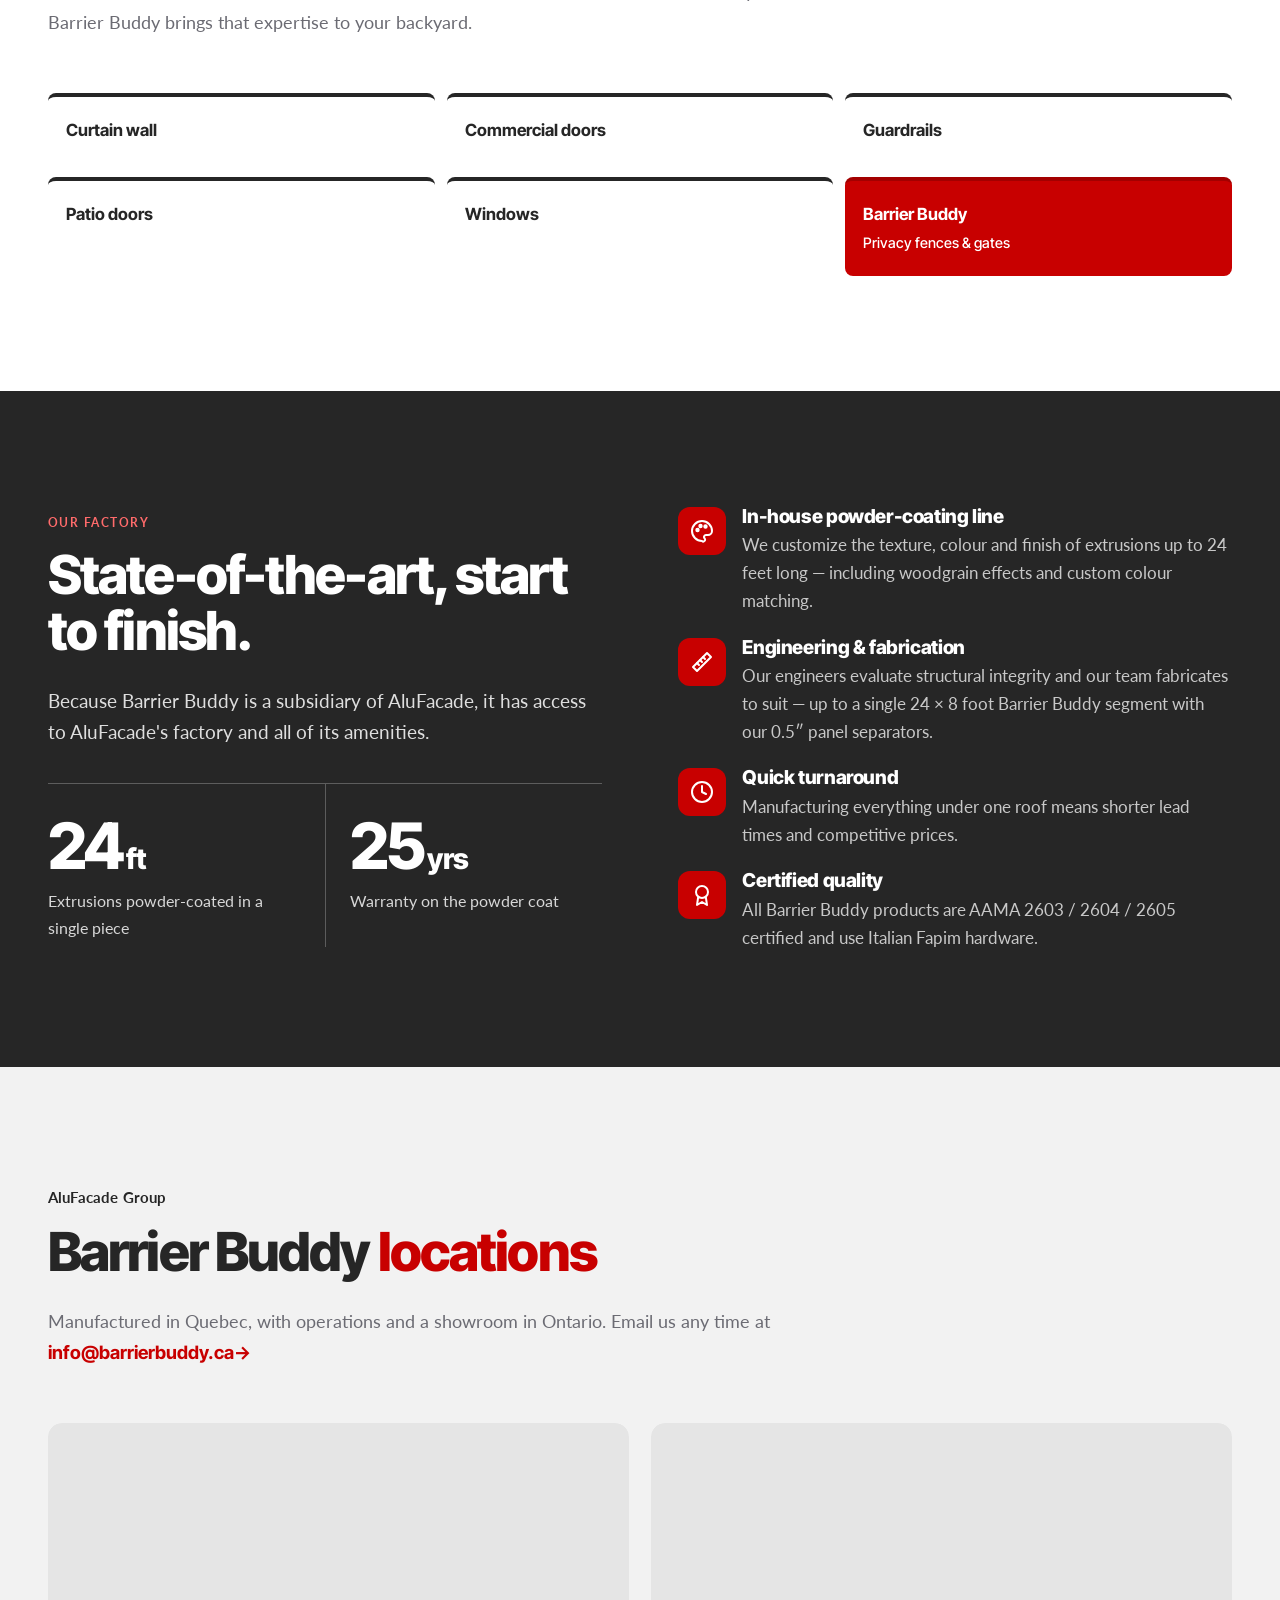
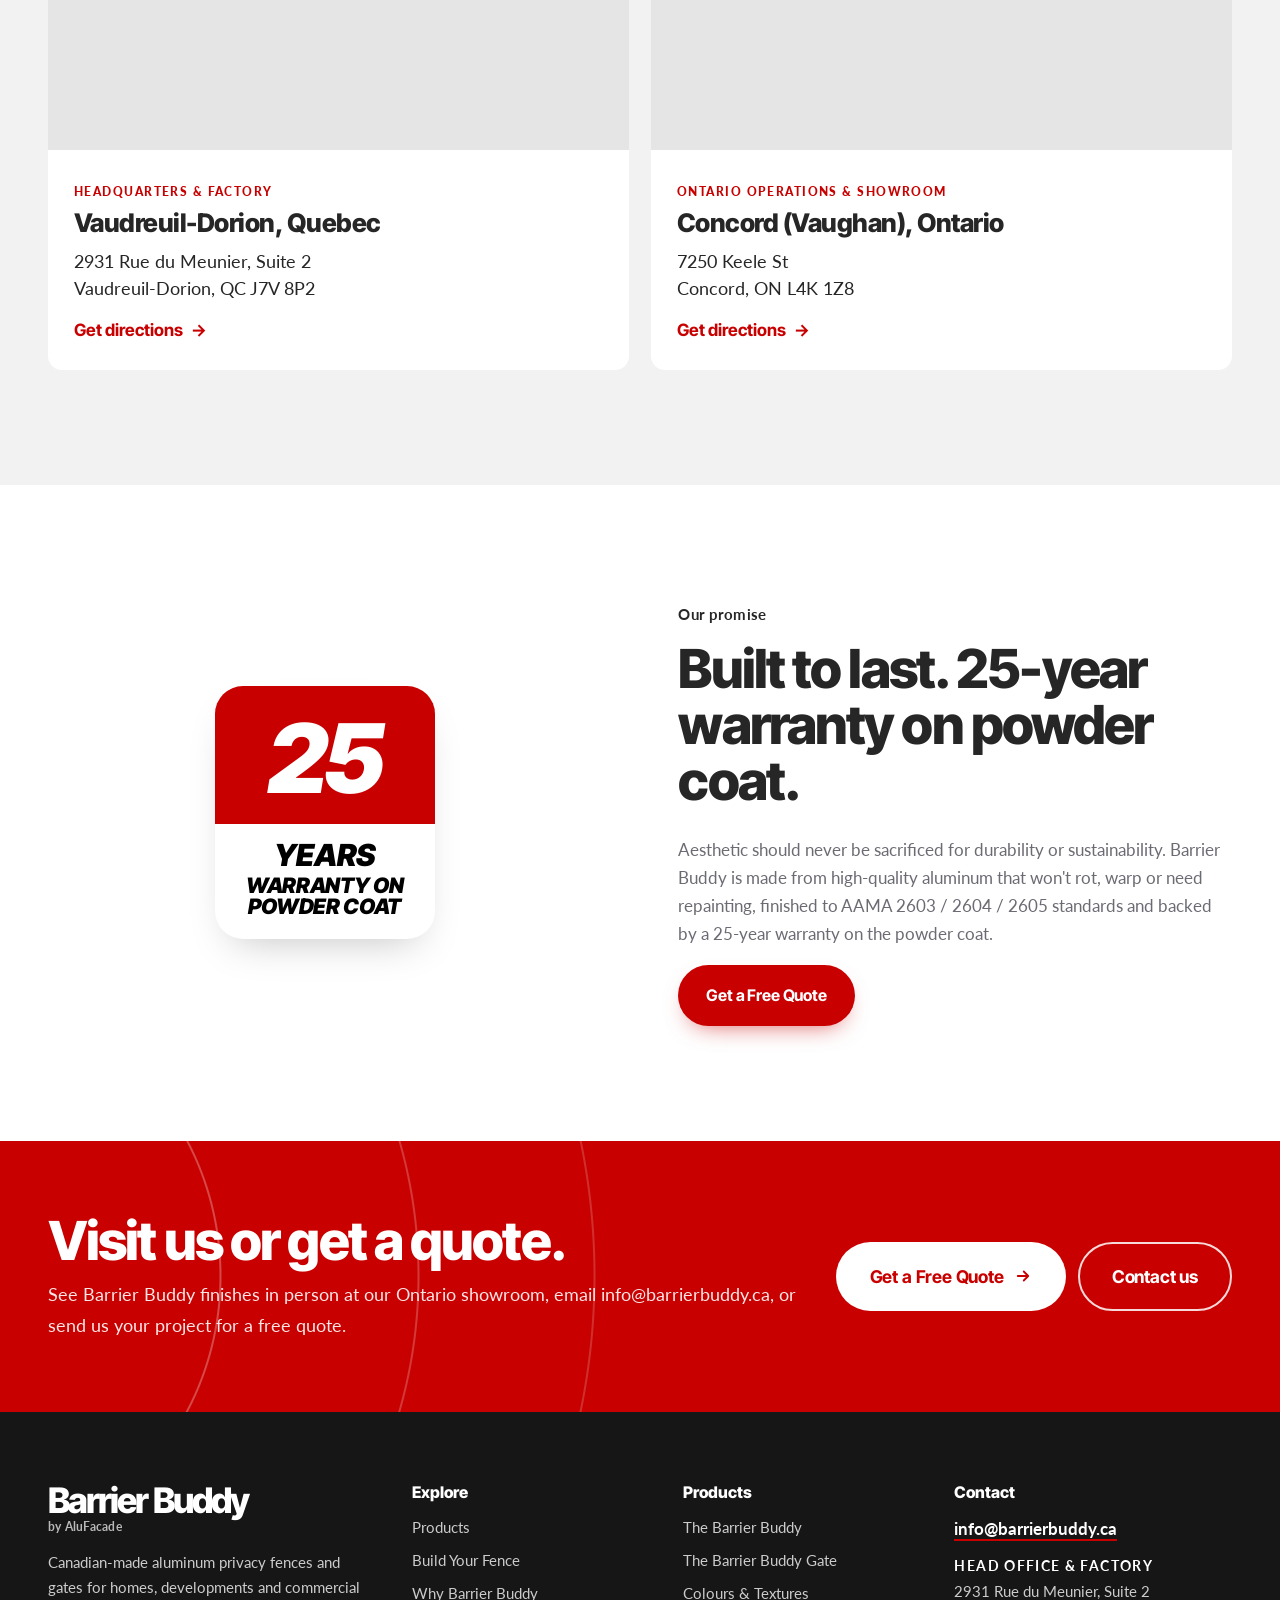
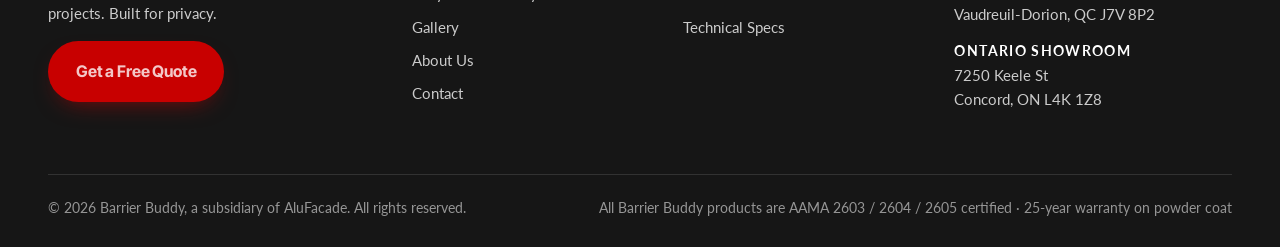
<file: about.html>
<!DOCTYPE html>
<html lang="en-CA">
<head>
<meta charset="utf-8">
<meta name="viewport" content="width=device-width, initial-scale=1">
<title>About Us — A Subsidiary of AluFacade | Barrier Buddy</title>
<meta name="description" content="Barrier Buddy is a subsidiary of AluFacade, a Canadian manufacturer of commercial and residential aluminum facade systems. Head office and factory in Vaudreuil-Dorion, QC, with a showroom in Concord, ON. info@barrierbuddy.ca">
<meta name="theme-color" content="#c80000">
<meta property="og:type" content="website">
<meta property="og:site_name" content="Barrier Buddy">
<meta property="og:title" content="About Us — A Subsidiary of AluFacade | Barrier Buddy">
<meta property="og:description" content="Barrier Buddy is a subsidiary of AluFacade, a Canadian manufacturer of commercial and residential aluminum facade systems. Head office and factory in Vaudreuil-Dorion, QC, with a showroom in Concord, ON. info@barrierbuddy.ca">
<meta property="og:image" content="assets/img/standard-configuration.jpg">
<link rel="icon" href="assets/img/favicon.svg" type="image/svg+xml">
<link rel="preconnect" href="https://fonts.googleapis.com">
<link rel="preconnect" href="https://fonts.gstatic.com" crossorigin>
<link href="https://fonts.googleapis.com/css2?family=Inter+Tight:ital,wght@0,500;0,600;0,700;0,800;0,900;1,900&amp;family=Lato:wght@300;400;700;900&amp;display=swap" rel="stylesheet">
<link rel="stylesheet" href="assets/css/styles.css">
</head>
<body>
<a class="skip-link" href="#main">Skip to content</a>
<header class="site-header">
  <div class="container site-header__inner">
    <a class="brand" href="index.html" aria-label="Barrier Buddy by AluFacade — home">
      <span class="brand__name wordmark">Barrier Buddy</span>
      <span class="brand__by">by AluFacade</span>
    </a>
    <button class="nav-toggle" type="button" aria-expanded="false" aria-controls="site-nav"><span></span><span class="sr-only">Menu</span></button>
    <nav class="nav" id="site-nav" aria-label="Main">
      <ul class="nav__list">
          <li><a class="nav__link" href="index.html">Home</a></li>
          <li><a class="nav__link" href="products.html">Products</a></li>
          <li><a class="nav__link nav__link--build" href="configurator.html">Build Your Fence <span class="tag">New</span></a></li>
          <li><a class="nav__link" href="gallery.html">Gallery</a></li>
          <li><a class="nav__link" href="about.html" aria-current="page">About</a></li>
          <li><a class="nav__link" href="contact.html">Contact</a></li>
      </ul>
      <a class="btn btn--primary nav__cta" href="contact.html#quote">Get a Free Quote</a>
    </nav>
  </div>
</header>

<main id="main">
  <section class="page-hero rings">
    <div class="container">
      <p class="breadcrumb"><a href="index.html">Home</a> / About</p>
      <h1 class="wordmark">About Barrier Buddy</h1>
      <p>A Canadian manufacturer of aluminum privacy fences and gates for residential and commercial projects &mdash; and a proud subsidiary of AluFacade.</p>
      <div class="hero__ctas"><a class="btn btn--light btn--lg" href="contact.html#quote">Get a Free Quote <svg viewBox="0 0 24 24" fill="none" stroke="currentColor" stroke-width="2.4" stroke-linecap="round" stroke-linejoin="round" aria-hidden="true"><path d="M5 12h14M13 6l6 6-6 6"/></svg></a></div>
    </div>
  </section>

  <section class="section" aria-labelledby="story-title">
    <div class="container two-col">
      <div class="reveal">
        <span class="eyebrow">AluFacade Group</span>
        <h2 id="story-title">Privacy, built by facade experts.</h2>
        <p class="lead">As one of AluFacade's subsidiaries, Barrier Buddy manufactures its premium aluminum exterior home products in AluFacade's state-of-the-art factory, located 45 minutes south of Montreal.</p>
        <p class="muted">That means every Barrier Buddy fence and gate is engineered, extruded-to-length, powder-coated and fabricated by the same team that builds commercial curtain wall and facade systems. Owning the whole process lets us offer very quick turnaround times and competitive, factory-direct prices &mdash; whether you're a homeowner, a developer or a contractor on a commercial job.</p>
      </div>
      <img class="reveal" src="assets/img/standard-configuration.jpg" width="1672" height="941" alt="Barrier Buddy standard configuration: a 6 by 6 foot matte black aluminum privacy fence with a 4 foot frosted glass gate" style="border-radius:var(--radius)" loading="lazy">
    </div>
  </section>

  <section class="section section--white" aria-labelledby="family-title">
    <div class="container">
      <div class="section-head reveal">
        <span class="eyebrow eyebrow--caps text-red">The AluFacade family</span>
        <h2 id="family-title">Part of a Canadian aluminum manufacturer</h2>
        <p>AluFacade is a Canadian manufacturer of commercial and residential aluminum facade systems. Barrier Buddy brings that expertise to your backyard.</p>
      </div>
      <ul class="family reveal">
        <li>Curtain wall</li>
        <li>Commercial doors</li>
        <li>Guardrails</li>
        <li>Patio doors</li>
        <li>Windows</li>
        <li class="is-us">Barrier Buddy<br><span style="font-weight:500;font-size:.9rem">Privacy fences &amp; gates</span></li>
      </ul>
    </div>
  </section>

  <section class="section section--ink" aria-labelledby="factory-title">
    <div class="container two-col two-col--top">
      <div class="reveal">
        <span class="eyebrow eyebrow--caps" style="color:#ff6b6b">Our factory</span>
        <h2 id="factory-title">State-of-the-art, start to finish.</h2>
        <p class="lead" style="color:rgba(255,255,255,.85)">Because Barrier Buddy is a subsidiary of AluFacade, it has access to AluFacade's factory and all of its amenities.</p>
        <div class="stats" style="margin-top:36px;grid-template-columns:repeat(2,1fr)">
          <div class="stat"><div class="stat__num">24<small>ft</small></div><div class="stat__label">Extrusions powder-coated in a single piece</div></div>
          <div class="stat"><div class="stat__num">25<small>yrs</small></div><div class="stat__label">Warranty on the powder coat</div></div>
        </div>
      </div>
      <ul class="feature-list reveal">
        <li><span class="ico"><svg viewBox="0 0 24 24" fill="none" stroke="currentColor" stroke-width="2" stroke-linecap="round" stroke-linejoin="round" aria-hidden="true"><path d="M12 22a10 10 0 1 1 10-10c0 2.8-2.2 4-4 4h-2a2 2 0 0 0-1.5 3.3A1.6 1.6 0 0 1 12 22z"/><circle cx="7.5" cy="11" r="1.2" fill="currentColor"/><circle cx="10.5" cy="7" r="1.2" fill="currentColor"/><circle cx="15.5" cy="7.5" r="1.2" fill="currentColor"/></svg></span><div><h3>In-house powder-coating line</h3><p>We customize the texture, colour and finish of extrusions up to 24 feet long &mdash; including woodgrain effects and custom colour matching.</p></div></li>
        <li><span class="ico"><svg viewBox="0 0 24 24" fill="none" stroke="currentColor" stroke-width="2" stroke-linecap="round" stroke-linejoin="round" aria-hidden="true"><path d="M3 17 17 3l4 4L7 21z"/><path d="m7 13 2 2M10 10l2 2M13 7l2 2"/></svg></span><div><h3>Engineering &amp; fabrication</h3><p>Our engineers evaluate structural integrity and our team fabricates to suit &mdash; up to a single 24&nbsp;&times;&nbsp;8&nbsp;foot Barrier Buddy segment with our 0.5&Prime; panel separators.</p></div></li>
        <li><span class="ico"><svg viewBox="0 0 24 24" fill="none" stroke="currentColor" stroke-width="2" stroke-linecap="round" stroke-linejoin="round" aria-hidden="true"><circle cx="12" cy="12" r="10"/><path d="M12 6v6l4 2"/></svg></span><div><h3>Quick turnaround</h3><p>Manufacturing everything under one roof means shorter lead times and competitive prices.</p></div></li>
        <li><span class="ico"><svg viewBox="0 0 24 24" fill="none" stroke="currentColor" stroke-width="2" stroke-linecap="round" stroke-linejoin="round" aria-hidden="true"><circle cx="12" cy="9" r="6"/><path d="M8.2 13.8 7 22l5-3 5 3-1.2-8.2"/></svg></span><div><h3>Certified quality</h3><p>All Barrier Buddy products are AAMA 2603 / 2604 / 2605 certified and use Italian Fapim hardware.</p></div></li>
      </ul>
    </div>
  </section>

  <section class="section" aria-labelledby="loc-title">
    <div class="container">
      <div class="section-head reveal">
        <span class="eyebrow">AluFacade Group</span>
        <h2 id="loc-title">Barrier Buddy <span class="text-red">locations</span></h2>
        <p>Manufactured in Quebec, with operations and a showroom in Ontario. Email us any time at <a class="link-arrow" style="display:inline" href="mailto:info@barrierbuddy.ca">info@barrierbuddy.ca</a></p>
      </div>
      <div class="locations">
        <article class="location reveal">
          <iframe class="location__map" title="Map: Barrier Buddy head office and factory, Vaudreuil-Dorion" src="https://www.google.com/maps?q=2931+Rue+du+Meunier,+Vaudreuil-Dorion,+QC+J7V+8P2&amp;output=embed" loading="lazy" referrerpolicy="no-referrer-when-downgrade"></iframe>
          <div class="location__body">
            <span class="location__tag">Headquarters &amp; factory</span>
            <h3>Vaudreuil-Dorion, Quebec</h3>
            <address>2931 Rue du Meunier, Suite 2<br>Vaudreuil-Dorion, QC J7V 8P2</address>
            <a class="link-arrow" href="https://www.google.com/maps/search/?api=1&amp;query=2931+Rue+du+Meunier,+Vaudreuil-Dorion,+QC+J7V+8P2" target="_blank" rel="noopener">Get directions</a>
          </div>
        </article>
        <article class="location reveal">
          <iframe class="location__map" title="Map: Barrier Buddy showroom, Concord, Ontario" src="https://www.google.com/maps?q=7250+Keele+St,+Concord,+ON+L4K+1Z8&amp;output=embed" loading="lazy" referrerpolicy="no-referrer-when-downgrade"></iframe>
          <div class="location__body">
            <span class="location__tag">Ontario operations &amp; showroom</span>
            <h3>Concord (Vaughan), Ontario</h3>
            <address>7250 Keele St<br>Concord, ON L4K 1Z8</address>
            <a class="link-arrow" href="https://www.google.com/maps/search/?api=1&amp;query=7250+Keele+St,+Concord,+ON+L4K+1Z8" target="_blank" rel="noopener">Get directions</a>
          </div>
        </article>
      </div>
    </div>
  </section>

  <section class="section section--white" aria-labelledby="warranty-title">
    <div class="container two-col">
      <div class="reveal" style="display:flex;justify-content:center"><div class="warranty-badge" aria-hidden="true"><strong>25</strong><span>Years<small>warranty on powder coat</small></span></div></div>
      <div class="reveal">
        <span class="eyebrow">Our promise</span>
        <h2 id="warranty-title">Built to last. 25-year warranty on powder coat.</h2>
        <p class="muted">Aesthetic should never be sacrificed for durability or sustainability. Barrier Buddy is made from high-quality aluminum that won't rot, warp or need repainting, finished to AAMA 2603 / 2604 / 2605 standards and backed by a 25-year warranty on the powder coat.</p>
        <a class="btn btn--primary" href="contact.html#quote">Get a Free Quote</a>
      </div>
    </div>
  </section>

  
<section class="cta-band rings section--tight" aria-label="Get a free quote">
  <div class="container cta-band__inner">
    <div>
      <h2>Visit us or get a quote.</h2>
      <p>See Barrier Buddy finishes in person at our Ontario showroom, email info@barrierbuddy.ca, or send us your project for a free quote.</p>
    </div>
    <div class="cta-band__actions">
      <a class="btn btn--light btn--lg" href="contact.html#quote">Get a Free Quote <svg viewBox="0 0 24 24" fill="none" stroke="currentColor" stroke-width="2.4" stroke-linecap="round" stroke-linejoin="round" aria-hidden="true"><path d="M5 12h14M13 6l6 6-6 6"/></svg></a>
      <a class="btn btn--outline-light btn--lg" href="contact.html">Contact us</a>
    </div>
  </div>
</section>
</main>

<div class="quote-bar" aria-label="Quick actions">
  <a class="btn btn--dark" href="configurator.html">Build Your Fence</a>
  <a class="btn btn--primary" href="contact.html#quote">Free Quote</a>
</div>

<footer class="site-footer">
  <div class="container">
    <div class="footer-grid">
      <div class="footer-brand">
        <a class="brand" href="index.html"><span class="brand__name wordmark">Barrier Buddy</span><span class="brand__by">by AluFacade</span></a>
        <p>Canadian-made aluminum privacy fences and gates for homes, developments and commercial projects. Built for privacy.</p>
        <a class="btn btn--primary" href="contact.html#quote">Get a Free Quote</a>
      </div>
      <div class="footer-col">
        <h4>Explore</h4>
        <ul>
          <li><a href="products.html">Products</a></li>
          <li><a href="configurator.html">Build Your Fence</a></li>
          <li><a href="why.html">Why Barrier Buddy</a></li>
          <li><a href="gallery.html">Gallery</a></li>
          <li><a href="about.html">About Us</a></li>
          <li><a href="contact.html">Contact</a></li>
        </ul>
      </div>
      <div class="footer-col">
        <h4>Products</h4>
        <ul>
          <li><a href="products.html#fence">The Barrier Buddy</a></li>
          <li><a href="products.html#gate">The Barrier Buddy Gate</a></li>
          <li><a href="products.html#finishes">Colours &amp; Textures</a></li>
          <li><a href="products.html#specs">Technical Specs</a></li>
        </ul>
      </div>
      <div class="footer-col">
        <h4>Contact</h4>
        <p style="margin:0 0 14px"><a class="footer-email" href="mailto:info@barrierbuddy.ca">info@barrierbuddy.ca</a></p>
        <address><strong>Head Office &amp; Factory</strong>2931 Rue du Meunier, Suite 2<br>Vaudreuil-Dorion, QC J7V 8P2</address>
        <address><strong>Ontario Showroom</strong>7250 Keele St<br>Concord, ON L4K 1Z8</address>
      </div>
    </div>
    <div class="footer-bottom">
      <span>&copy; <span data-year>2026</span> Barrier Buddy, a subsidiary of AluFacade. All rights reserved.</span>
      <span>All Barrier Buddy products are AAMA 2603 / 2604 / 2605 certified &middot; 25-year warranty on powder coat</span>
    </div>
  </div>
</footer>

<script src="assets/js/main.js"></script>
</body>
</html>
</file>
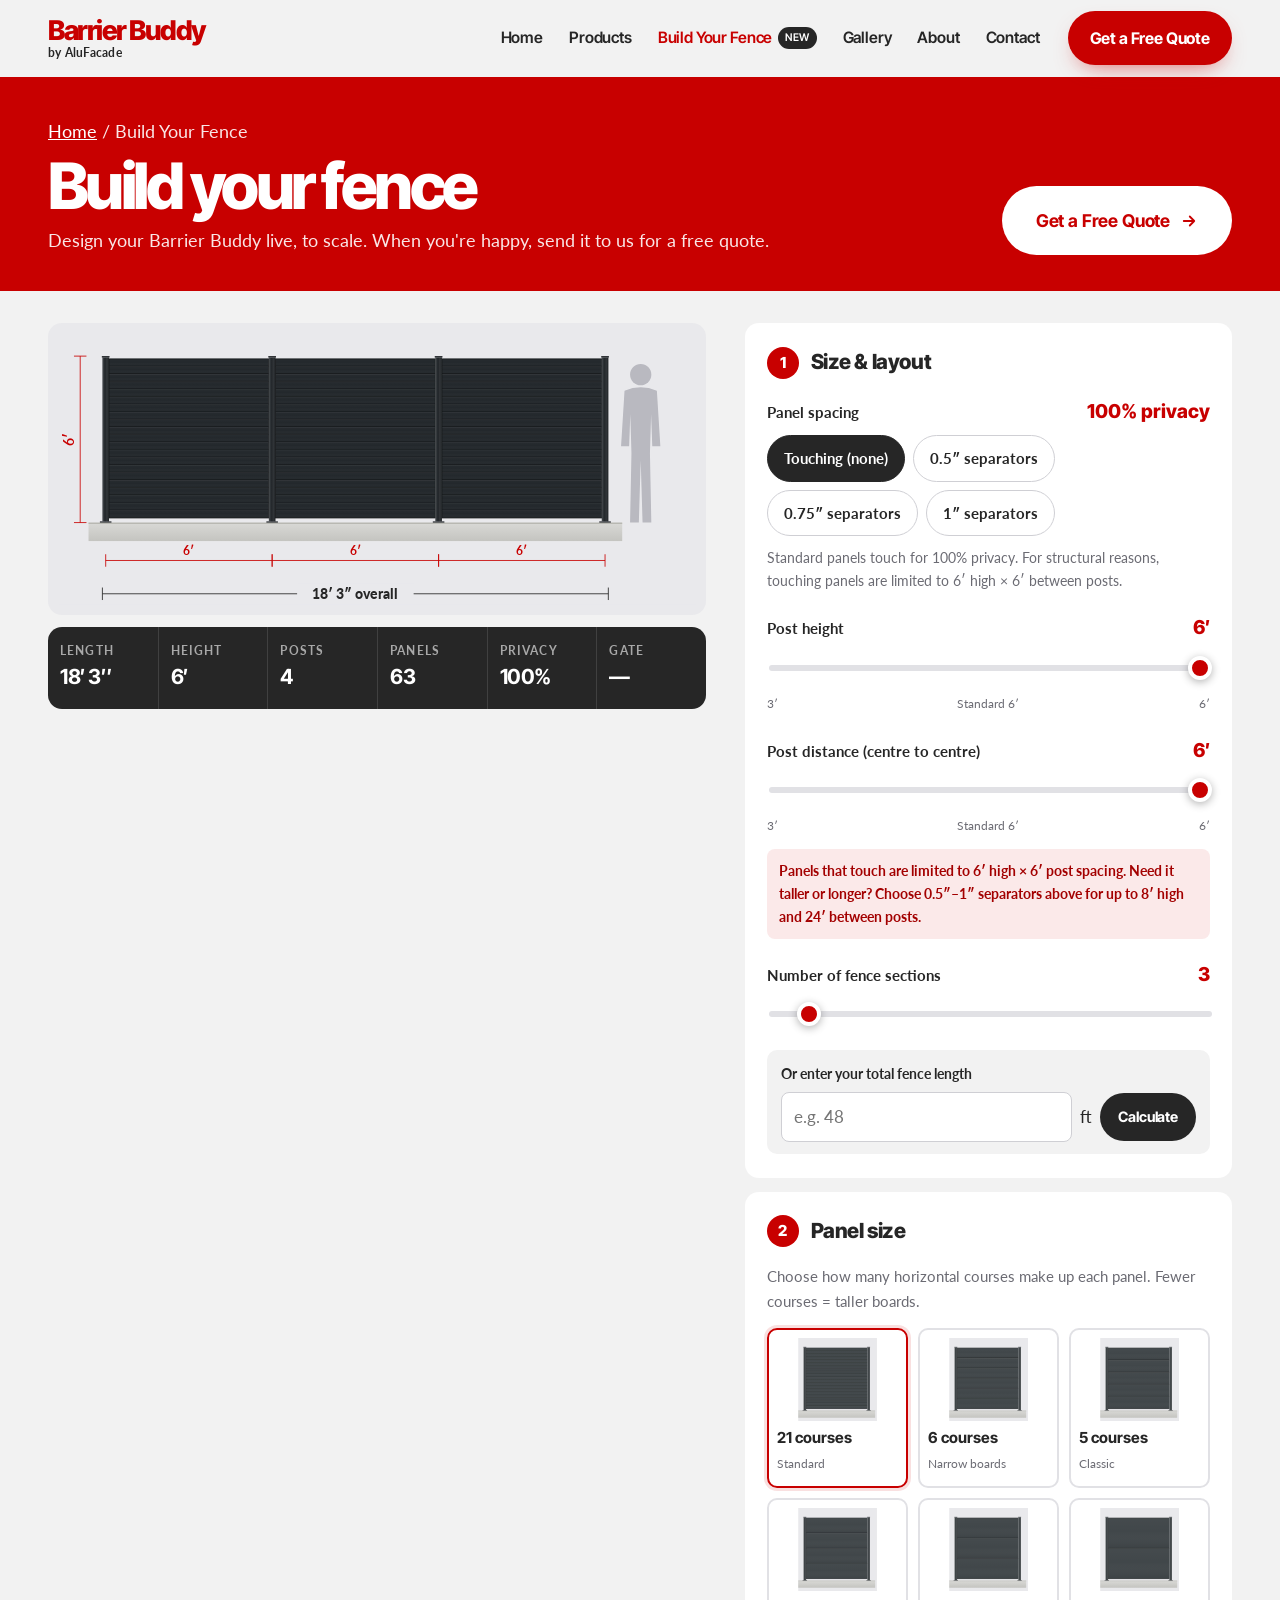
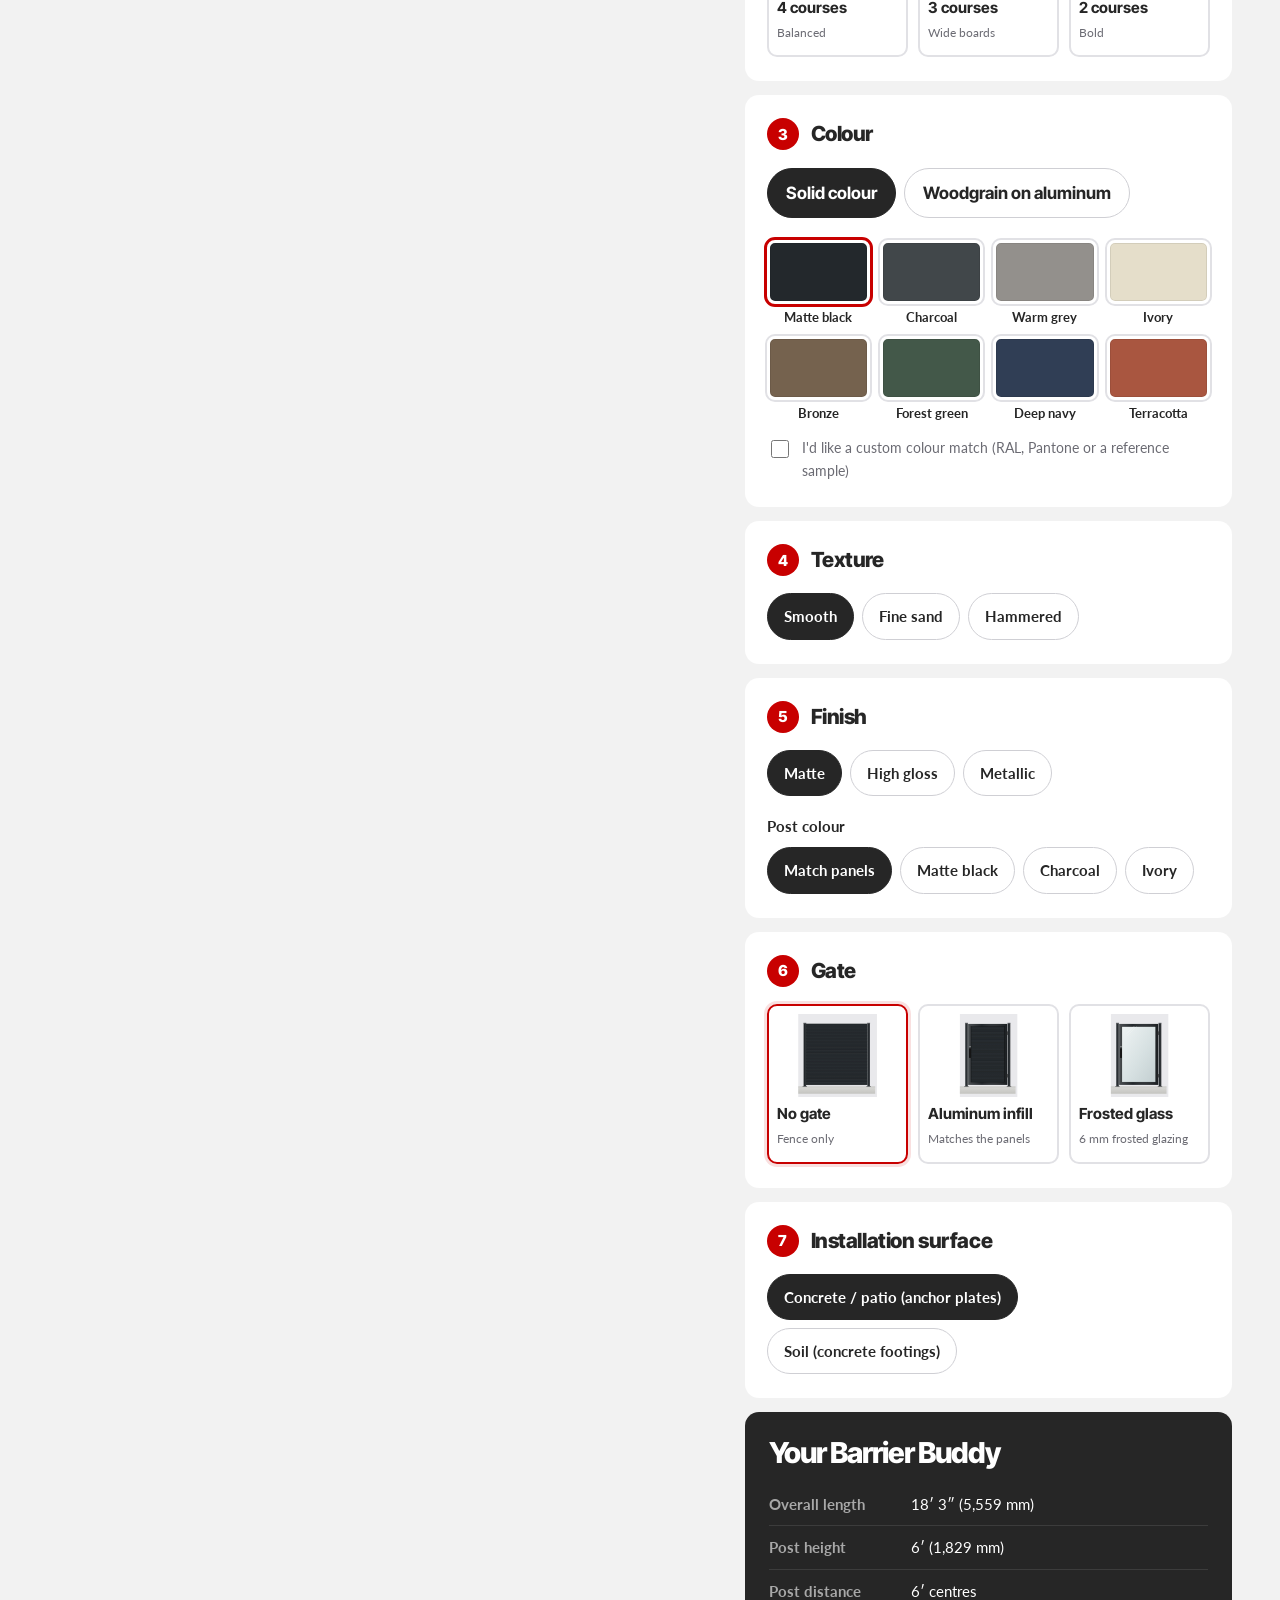
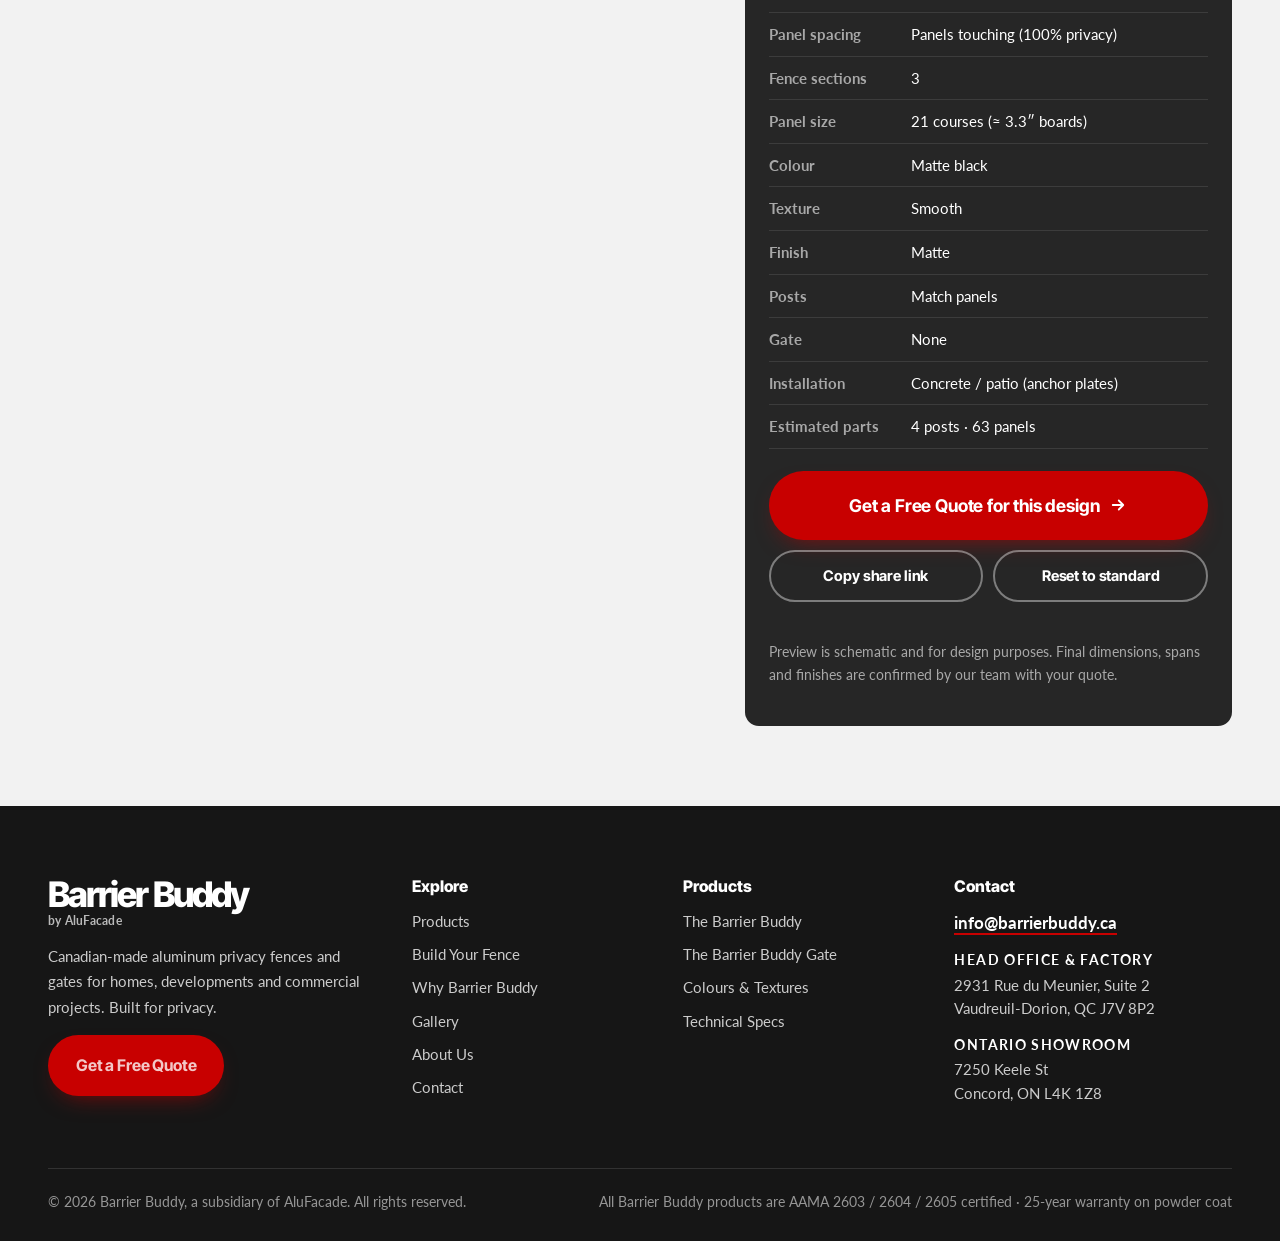
<file: configurator.html>
<!DOCTYPE html>
<html lang="en-CA">
<head>
<meta charset="utf-8">
<meta name="viewport" content="width=device-width, initial-scale=1">
<title>Build Your Fence — Online Configurator | Barrier Buddy</title>
<meta name="description" content="Design your Barrier Buddy aluminum privacy fence online: choose post height, post distance, panel size, colour, texture, finish and gate options with frosted glass, then get a free quote.">
<meta name="theme-color" content="#c80000">
<meta property="og:type" content="website">
<meta property="og:site_name" content="Barrier Buddy">
<meta property="og:title" content="Build Your Fence — Online Configurator | Barrier Buddy">
<meta property="og:description" content="Design your Barrier Buddy aluminum privacy fence online: choose post height, post distance, panel size, colour, texture, finish and gate options with frosted glass, then get a free quote.">
<meta property="og:image" content="assets/img/standard-configuration.jpg">
<link rel="icon" href="assets/img/favicon.svg" type="image/svg+xml">
<link rel="preconnect" href="https://fonts.googleapis.com">
<link rel="preconnect" href="https://fonts.gstatic.com" crossorigin>
<link href="https://fonts.googleapis.com/css2?family=Inter+Tight:ital,wght@0,500;0,600;0,700;0,800;0,900;1,900&amp;family=Lato:wght@300;400;700;900&amp;display=swap" rel="stylesheet">
<link rel="stylesheet" href="assets/css/styles.css">
</head>
<body>
<a class="skip-link" href="#main">Skip to content</a>
<header class="site-header">
  <div class="container site-header__inner">
    <a class="brand" href="index.html" aria-label="Barrier Buddy by AluFacade — home">
      <span class="brand__name wordmark">Barrier Buddy</span>
      <span class="brand__by">by AluFacade</span>
    </a>
    <button class="nav-toggle" type="button" aria-expanded="false" aria-controls="site-nav"><span></span><span class="sr-only">Menu</span></button>
    <nav class="nav" id="site-nav" aria-label="Main">
      <ul class="nav__list">
          <li><a class="nav__link" href="index.html">Home</a></li>
          <li><a class="nav__link" href="products.html">Products</a></li>
          <li><a class="nav__link nav__link--build" href="configurator.html" aria-current="page">Build Your Fence <span class="tag">New</span></a></li>
          <li><a class="nav__link" href="gallery.html">Gallery</a></li>
          <li><a class="nav__link" href="about.html">About</a></li>
          <li><a class="nav__link" href="contact.html">Contact</a></li>
      </ul>
      <a class="btn btn--primary nav__cta" href="contact.html#quote">Get a Free Quote</a>
    </nav>
  </div>
</header>

<main id="main" class="cfg-page">
  <section class="cfg-intro">
    <div class="container cfg-intro__inner">
      <div>
        <p class="breadcrumb"><a href="index.html">Home</a> / Build Your Fence</p>
        <h1 class="wordmark">Build your fence</h1>
        <p>Design your Barrier Buddy live, to scale. When you're happy, send it to us for a free quote.</p>
      </div>
      <a class="btn btn--light btn--lg" href="#cfg-summary" data-quote-jump>Get a Free Quote <svg viewBox="0 0 24 24" fill="none" stroke="currentColor" stroke-width="2.4" stroke-linecap="round" stroke-linejoin="round" aria-hidden="true"><path d="M5 12h14M13 6l6 6-6 6"/></svg></a>
    </div>
  </section>

  <div class="container cfg">
    <!-- PREVIEW -->
    <div class="cfg__stage">
      <div class="cfg__preview" id="cfg-preview" aria-live="polite"></div>
      <div class="cfg__readout" id="cfg-readout"></div>
    </div>

    <!-- CONTROLS -->
    <form class="cfg__controls" id="cfg-form" onsubmit="return false" aria-label="Fence options">

      <fieldset class="cfg-step" id="size">
        <legend><span class="cfg-step__n">1</span> Size &amp; layout</legend>

        <div class="cfg-field">
          <div class="cfg-field__head"><span class="cfg-label">Panel spacing</span><output id="privacy-out"></output></div>
          <div class="cfg-pills" id="gap-options" role="radiogroup" aria-label="Panel spacing"></div>
          <p class="cfg-help cfg-gap-help" id="gap-help"></p>
        </div>

        <div class="cfg-field">
          <div class="cfg-field__head"><label for="height">Post height</label><output id="height-out" for="height"></output></div>
          <input type="range" id="height" name="height" min="3" max="6" step="0.5" value="6">
          <div class="cfg-scale"><span>3&prime;</span><span>Standard 6&prime;</span><span id="height-max">6&prime;</span></div>
        </div>

        <div class="cfg-field">
          <div class="cfg-field__head"><label for="spacing">Post distance (centre to centre)</label><output id="spacing-out" for="spacing"></output></div>
          <input type="range" id="spacing" name="spacing" min="3" max="6" step="0.5" value="6">
          <div class="cfg-scale"><span>3&prime;</span><span>Standard 6&prime;</span><span id="spacing-max">6&prime;</span></div>
          <p class="cfg-note" id="spacing-note" hidden>Panels that touch are limited to 6&prime; high &times; 6&prime; post spacing. Need it taller or longer? Choose 0.5&Prime;&ndash;1&Prime; separators above for up to 8&prime; high and 24&prime; between posts.</p>
        </div>

        <div class="cfg-field">
          <div class="cfg-field__head"><label for="bays">Number of fence sections</label><output id="bays-out" for="bays"></output></div>
          <input type="range" id="bays" name="bays" min="1" max="30" step="1" value="3">
          <div class="cfg-length">
            <label for="runlength">Or enter your total fence length</label>
            <div class="cfg-length__row"><input type="number" id="runlength" min="3" max="1000" step="1" inputmode="numeric" placeholder="e.g. 48"><span>ft</span><button type="button" class="btn btn--dark" id="runlength-apply">Calculate</button></div>
          </div>
        </div>
      </fieldset>

      <fieldset class="cfg-step" id="panel">
        <legend><span class="cfg-step__n">2</span> Panel size</legend>
        <p class="cfg-help">Choose how many horizontal courses make up each panel. Fewer courses = taller boards.</p>
        <div class="cfg-cards" id="courses-options"></div>
      </fieldset>

      <fieldset class="cfg-step" id="colour">
        <legend><span class="cfg-step__n">3</span> Colour</legend>
        <div class="tabs" role="tablist" aria-label="Colour type">
          <button type="button" class="tab" role="tab" data-colour-type="solid" aria-selected="true">Solid colour</button>
          <button type="button" class="tab" role="tab" data-colour-type="wood" aria-selected="false">Woodgrain on aluminum</button>
        </div>
        <div class="cfg-swatches" id="colour-options" role="radiogroup" aria-label="Colour"></div>
        <label class="checkbox" style="margin-top:14px"><input type="checkbox" id="custom-colour"> I'd like a custom colour match (RAL, Pantone or a reference sample)</label>
        <input type="text" id="custom-colour-text" class="cfg-input" placeholder="e.g. RAL 7016 Anthracite, or 'match my window frames'" hidden>
      </fieldset>

      <fieldset class="cfg-step" id="texture-step">
        <legend><span class="cfg-step__n">4</span> Texture</legend>
        <div class="cfg-pills" id="texture-options" role="radiogroup" aria-label="Texture"></div>
        <p class="cfg-note" id="texture-note" hidden>Woodgrain finishes have their own grain texture.</p>
      </fieldset>

      <fieldset class="cfg-step" id="finish-step">
        <legend><span class="cfg-step__n">5</span> Finish</legend>
        <div class="cfg-pills" id="finish-options" role="radiogroup" aria-label="Finish"></div>
        <div class="cfg-field" style="margin-top:18px">
          <div class="cfg-field__head"><span class="cfg-label">Post colour</span></div>
          <div class="cfg-pills" id="post-options" role="radiogroup" aria-label="Post colour"></div>
        </div>
      </fieldset>

      <fieldset class="cfg-step" id="gate">
        <legend><span class="cfg-step__n">6</span> Gate</legend>
        <div class="cfg-cards cfg-cards--3" id="gate-options"></div>
        <div id="gate-extra">
          <div class="cfg-field">
            <div class="cfg-field__head"><label for="gateWidth">Gate width</label><output id="gateWidth-out" for="gateWidth"></output></div>
            <input type="range" id="gateWidth" name="gateWidth" min="3" max="6" step="0.5" value="4">
            <div class="cfg-scale"><span>3&prime;</span><span>Standard 4&prime;</span><span>6&prime;</span></div>
          </div>
          <div class="cfg-field">
            <div class="cfg-field__head"><span class="cfg-label">Gate position</span></div>
            <div class="cfg-pills" id="gatepos-options" role="radiogroup" aria-label="Gate position"></div>
          </div>
        </div>
      </fieldset>

      <fieldset class="cfg-step" id="install">
        <legend><span class="cfg-step__n">7</span> Installation surface</legend>
        <div class="cfg-pills" id="mount-options" role="radiogroup" aria-label="Installation surface"></div>
      </fieldset>

      <!-- SUMMARY -->
      <section class="cfg-summary" id="cfg-summary" aria-labelledby="sum-title">
        <h2 id="sum-title">Your Barrier Buddy</h2>
        <dl class="cfg-summary__list" id="cfg-summary-list"></dl>
        <div class="cfg-summary__actions">
          <button type="button" class="btn btn--primary btn--lg btn--block" id="cfg-quote">Get a Free Quote for this design <svg viewBox="0 0 24 24" fill="none" stroke="currentColor" stroke-width="2.4" stroke-linecap="round" stroke-linejoin="round" aria-hidden="true"><path d="M5 12h14M13 6l6 6-6 6"/></svg></button>
          <div class="cfg-summary__secondary">
            <button type="button" class="btn btn--outline" id="cfg-share">Copy share link</button>
            <button type="button" class="btn btn--outline" id="cfg-reset">Reset to standard</button>
          </div>
          <p class="small muted" id="cfg-share-status" role="status"></p>
        </div>
        <p class="small muted">Preview is schematic and for design purposes. Final dimensions, spans and finishes are confirmed by our team with your quote.</p>
      </section>
    </form>
  </div>
</main>

<div class="quote-bar" aria-label="Quick actions">
  <a class="btn btn--dark" href="configurator.html">Build Your Fence</a>
  <a class="btn btn--primary" href="contact.html#quote">Free Quote</a>
</div>

<footer class="site-footer">
  <div class="container">
    <div class="footer-grid">
      <div class="footer-brand">
        <a class="brand" href="index.html"><span class="brand__name wordmark">Barrier Buddy</span><span class="brand__by">by AluFacade</span></a>
        <p>Canadian-made aluminum privacy fences and gates for homes, developments and commercial projects. Built for privacy.</p>
        <a class="btn btn--primary" href="contact.html#quote">Get a Free Quote</a>
      </div>
      <div class="footer-col">
        <h4>Explore</h4>
        <ul>
          <li><a href="products.html">Products</a></li>
          <li><a href="configurator.html">Build Your Fence</a></li>
          <li><a href="why.html">Why Barrier Buddy</a></li>
          <li><a href="gallery.html">Gallery</a></li>
          <li><a href="about.html">About Us</a></li>
          <li><a href="contact.html">Contact</a></li>
        </ul>
      </div>
      <div class="footer-col">
        <h4>Products</h4>
        <ul>
          <li><a href="products.html#fence">The Barrier Buddy</a></li>
          <li><a href="products.html#gate">The Barrier Buddy Gate</a></li>
          <li><a href="products.html#finishes">Colours &amp; Textures</a></li>
          <li><a href="products.html#specs">Technical Specs</a></li>
        </ul>
      </div>
      <div class="footer-col">
        <h4>Contact</h4>
        <p style="margin:0 0 14px"><a class="footer-email" href="mailto:info@barrierbuddy.ca">info@barrierbuddy.ca</a></p>
        <address><strong>Head Office &amp; Factory</strong>2931 Rue du Meunier, Suite 2<br>Vaudreuil-Dorion, QC J7V 8P2</address>
        <address><strong>Ontario Showroom</strong>7250 Keele St<br>Concord, ON L4K 1Z8</address>
      </div>
    </div>
    <div class="footer-bottom">
      <span>&copy; <span data-year>2026</span> Barrier Buddy, a subsidiary of AluFacade. All rights reserved.</span>
      <span>All Barrier Buddy products are AAMA 2603 / 2604 / 2605 certified &middot; 25-year warranty on powder coat</span>
    </div>
  </div>
</footer>
<script src="assets/js/fence-render.js"></script>
<script src="assets/js/configurator.js"></script>
<script src="assets/js/main.js"></script>
</body>
</html>
</file>
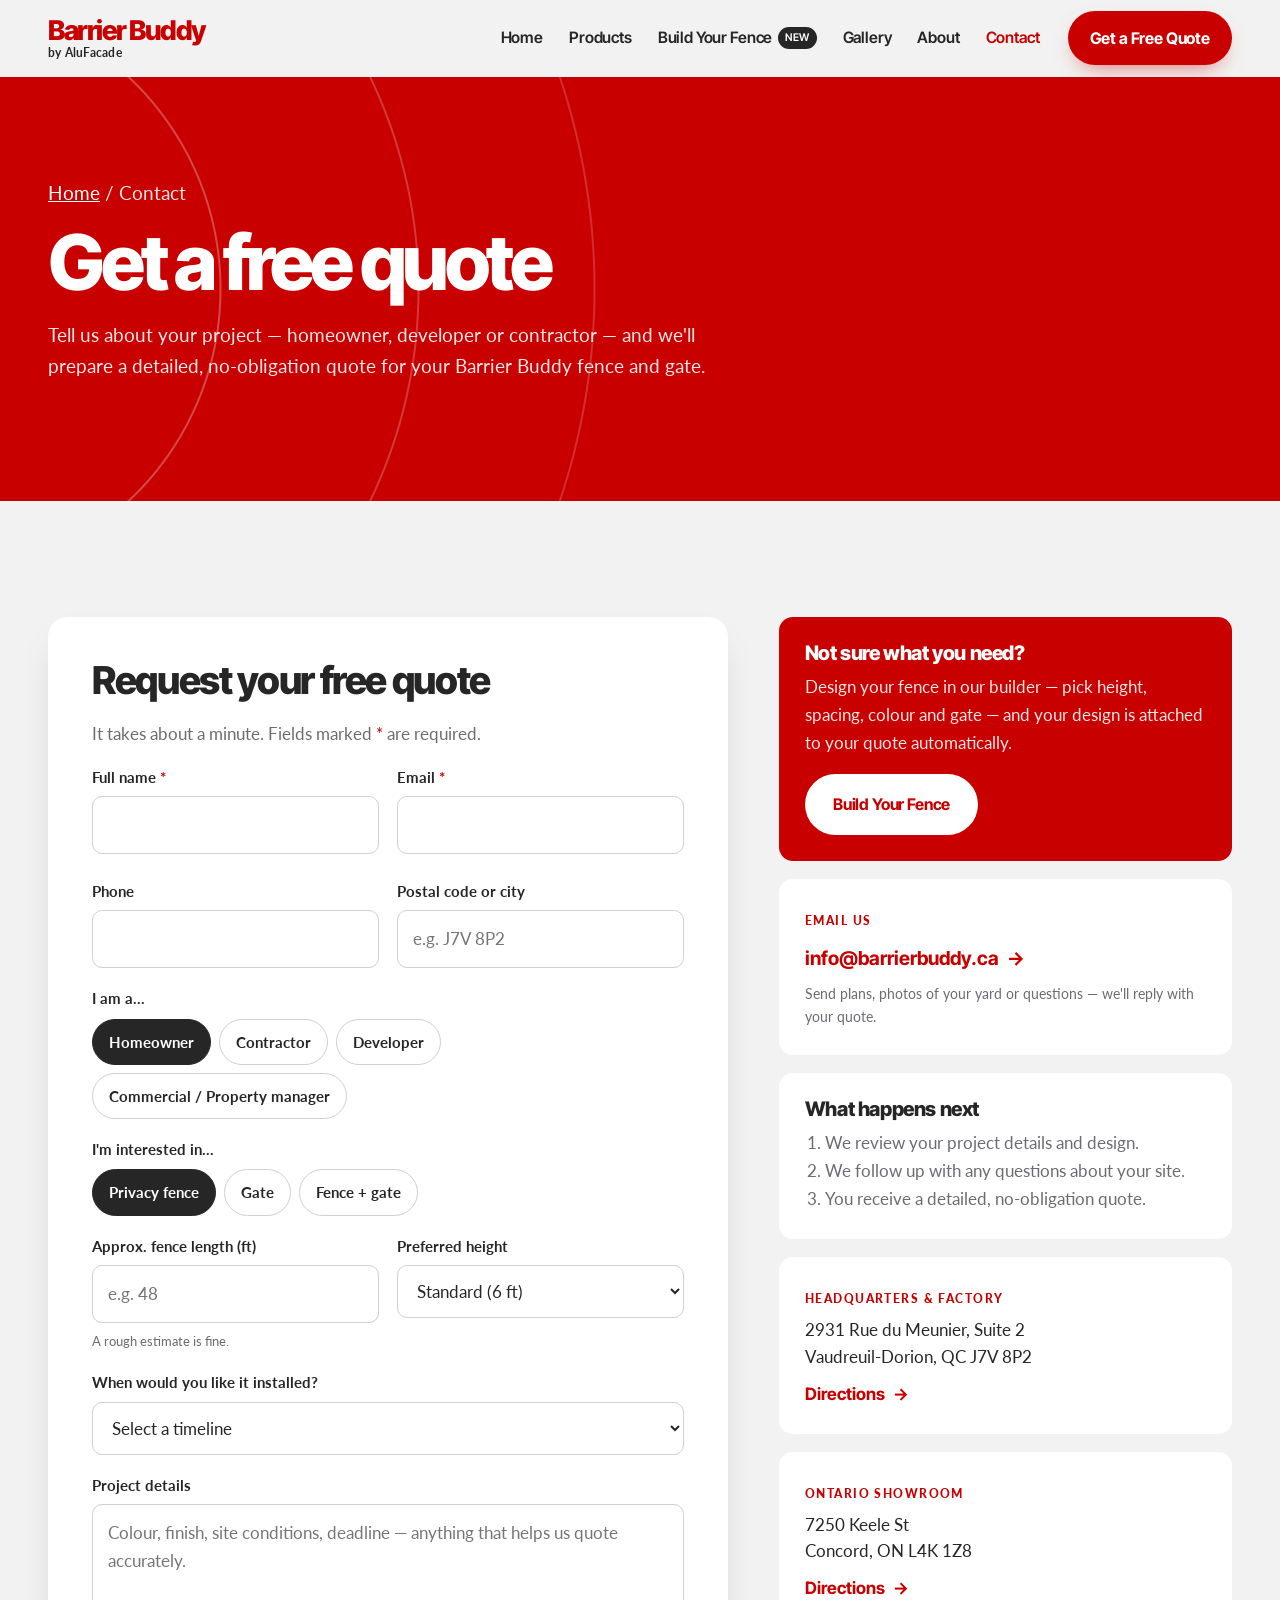
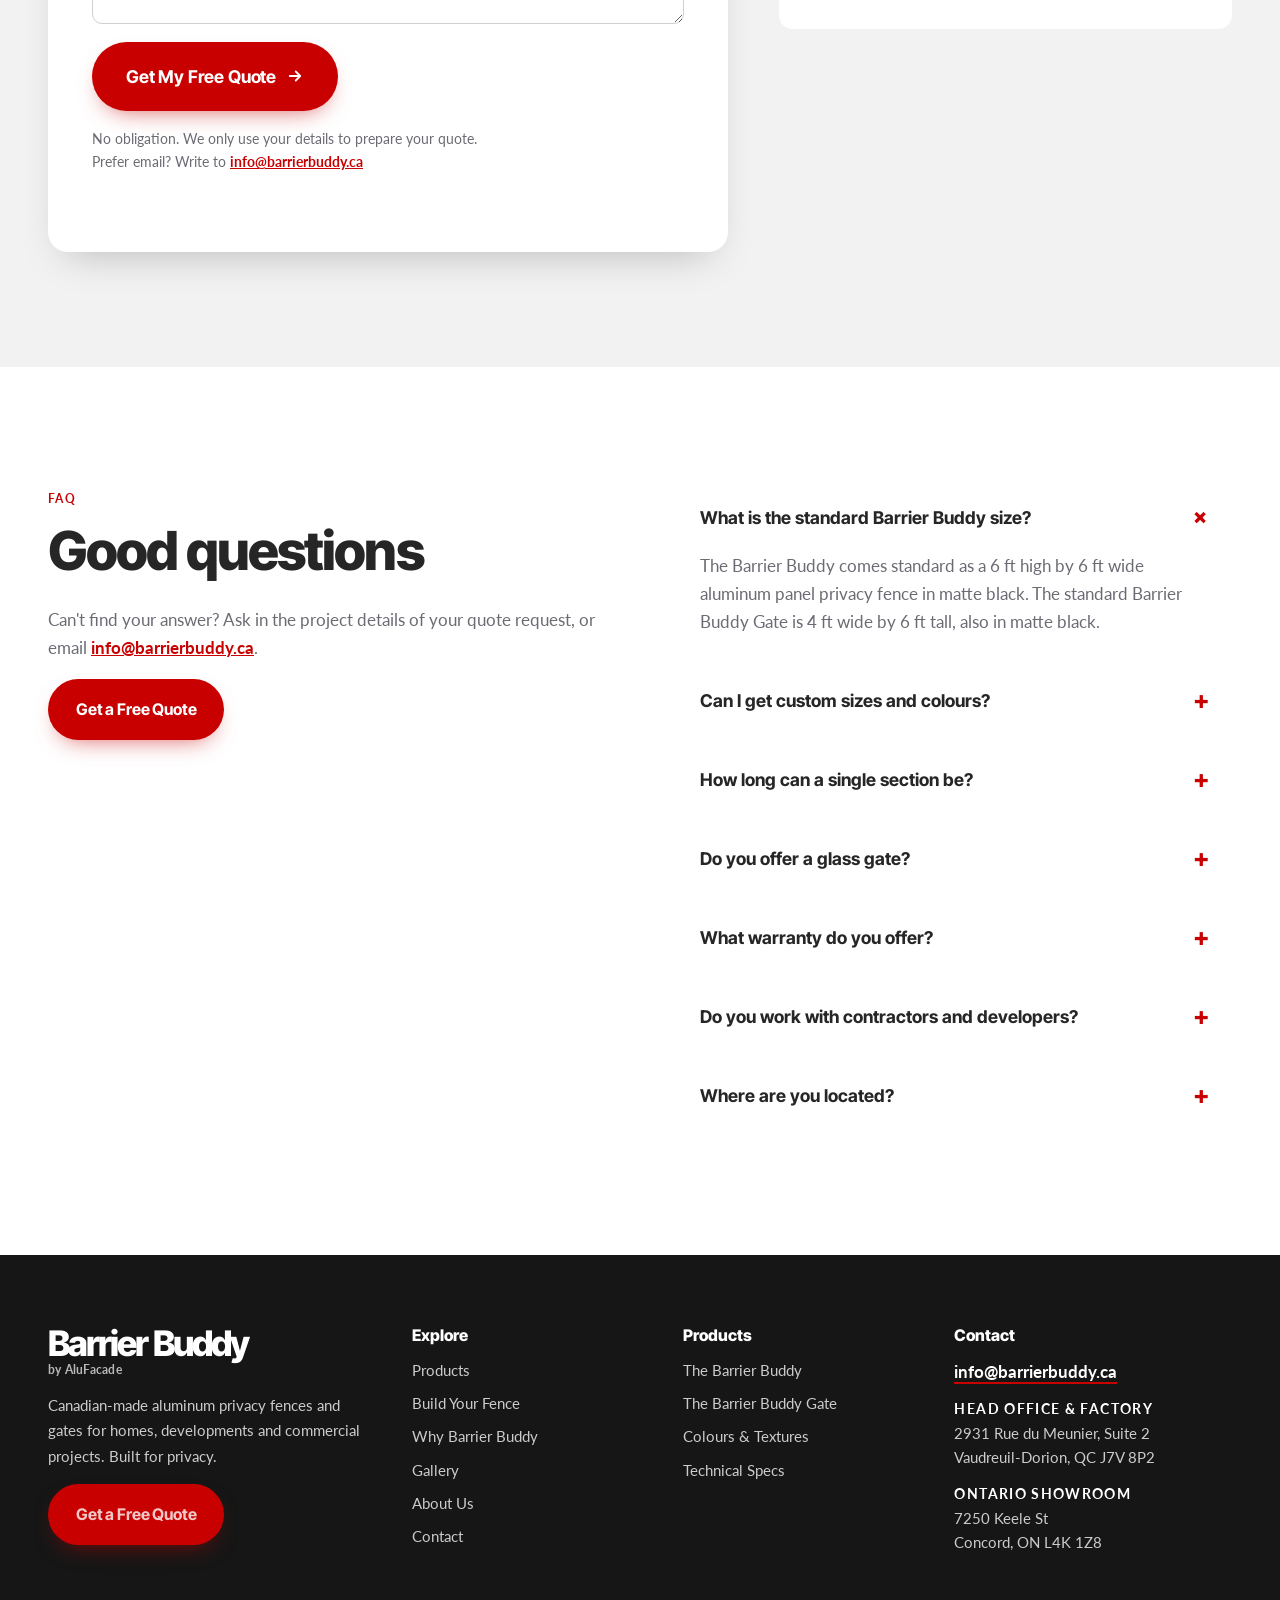
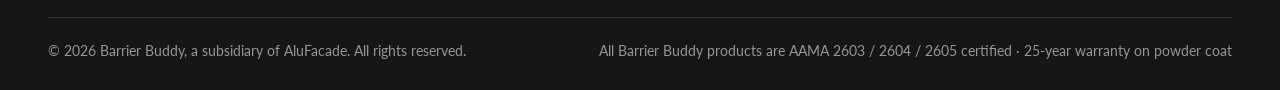
<file: contact.html>
<!DOCTYPE html>
<html lang="en-CA">
<head>
<meta charset="utf-8">
<meta name="viewport" content="width=device-width, initial-scale=1">
<title>Contact & Free Quote | Barrier Buddy</title>
<meta name="description" content="Get a free quote on a Barrier Buddy aluminum privacy fence or gate. Head office and factory in Vaudreuil-Dorion, QC; showroom at 7250 Keele St, Concord, ON. Email info@barrierbuddy.ca">
<meta name="theme-color" content="#c80000">
<meta property="og:type" content="website">
<meta property="og:site_name" content="Barrier Buddy">
<meta property="og:title" content="Contact & Free Quote | Barrier Buddy">
<meta property="og:description" content="Get a free quote on a Barrier Buddy aluminum privacy fence or gate. Head office and factory in Vaudreuil-Dorion, QC; showroom at 7250 Keele St, Concord, ON. Email info@barrierbuddy.ca">
<meta property="og:image" content="assets/img/standard-configuration.jpg">
<link rel="icon" href="assets/img/favicon.svg" type="image/svg+xml">
<link rel="preconnect" href="https://fonts.googleapis.com">
<link rel="preconnect" href="https://fonts.gstatic.com" crossorigin>
<link href="https://fonts.googleapis.com/css2?family=Inter+Tight:ital,wght@0,500;0,600;0,700;0,800;0,900;1,900&amp;family=Lato:wght@300;400;700;900&amp;display=swap" rel="stylesheet">
<link rel="stylesheet" href="assets/css/styles.css">
</head>
<body>
<a class="skip-link" href="#main">Skip to content</a>
<header class="site-header">
  <div class="container site-header__inner">
    <a class="brand" href="index.html" aria-label="Barrier Buddy by AluFacade — home">
      <span class="brand__name wordmark">Barrier Buddy</span>
      <span class="brand__by">by AluFacade</span>
    </a>
    <button class="nav-toggle" type="button" aria-expanded="false" aria-controls="site-nav"><span></span><span class="sr-only">Menu</span></button>
    <nav class="nav" id="site-nav" aria-label="Main">
      <ul class="nav__list">
          <li><a class="nav__link" href="index.html">Home</a></li>
          <li><a class="nav__link" href="products.html">Products</a></li>
          <li><a class="nav__link nav__link--build" href="configurator.html">Build Your Fence <span class="tag">New</span></a></li>
          <li><a class="nav__link" href="gallery.html">Gallery</a></li>
          <li><a class="nav__link" href="about.html">About</a></li>
          <li><a class="nav__link" href="contact.html" aria-current="page">Contact</a></li>
      </ul>
      <a class="btn btn--primary nav__cta" href="contact.html#quote">Get a Free Quote</a>
    </nav>
  </div>
</header>

<main id="main">
  <section class="page-hero rings">
    <div class="container">
      <p class="breadcrumb"><a href="index.html">Home</a> / Contact</p>
      <h1 class="wordmark">Get a free quote</h1>
      <p>Tell us about your project &mdash; homeowner, developer or contractor &mdash; and we'll prepare a detailed, no-obligation quote for your Barrier Buddy fence and gate.</p>
    </div>
  </section>

  <section class="section" id="quote" aria-label="Quote request">
    <div class="container contact-grid">
      
  <div class="form-panel" id="quote-panel">
    <h2 style="font-size:clamp(1.8rem,3vw,2.5rem)">Request your free quote</h2>
    <p class="muted">It takes about a minute. Fields marked <span class="req" style="color:var(--red)">*</span> are required.</p>
    <form class="form" data-quote-form novalidate>
      <input type="hidden" name="_template" value="table">
      <input type="text" name="_honey" tabindex="-1" autocomplete="off" aria-hidden="true" style="position:absolute;left:-9999px;width:1px;height:1px;opacity:0">
      <div class="field">
        <label for="q-name">Full name <span class="req">*</span></label>
        <input id="q-name" name="name" type="text" autocomplete="name" required data-error="Please enter your name.">
        <span class="field__error" data-error-for="name" aria-live="polite"></span>
      </div>
      <div class="field">
        <label for="q-email">Email <span class="req">*</span></label>
        <input id="q-email" name="email" type="email" autocomplete="email" required data-error="Please enter a valid email address.">
        <span class="field__error" data-error-for="email" aria-live="polite"></span>
      </div>
      <div class="field">
        <label for="q-phone">Phone</label>
        <input id="q-phone" name="phone" type="tel" autocomplete="tel">
      </div>
      <div class="field">
        <label for="q-postal">Postal code or city</label>
        <input id="q-postal" name="location" type="text" autocomplete="postal-code" placeholder="e.g. J7V 8P2">
      </div>
      <fieldset class="field form__full choice-row">
        <legend>I am a…</legend>
        <label class="choice"><input type="radio" name="customer" value="Homeowner" checked><span>Homeowner</span></label>
        <label class="choice"><input type="radio" name="customer" value="Contractor"><span>Contractor</span></label>
        <label class="choice"><input type="radio" name="customer" value="Developer"><span>Developer</span></label>
        <label class="choice"><input type="radio" name="customer" value="Commercial"><span>Commercial / Property manager</span></label>
      </fieldset>
      <fieldset class="field form__full choice-row">
        <legend>I'm interested in…</legend>
        <label class="choice"><input type="radio" name="product" value="fence" checked><span>Privacy fence</span></label>
        <label class="choice"><input type="radio" name="product" value="gate"><span>Gate</span></label>
        <label class="choice"><input type="radio" name="product" value="both"><span>Fence + gate</span></label>
      </fieldset>
      <div class="field">
        <label for="q-length">Approx. fence length (ft)</label>
        <input id="q-length" name="length" type="number" min="0" step="1" inputmode="numeric" placeholder="e.g. 48">
        <span class="field__hint">A rough estimate is fine.</span>
      </div>
      <div class="field">
        <label for="q-height">Preferred height</label>
        <select id="q-height" name="height">
          <option value="">Standard (6 ft)</option>
          <option>4 ft</option><option>5 ft</option><option>6 ft</option><option>7 ft</option><option>8 ft</option><option>Custom</option>
        </select>
      </div>
      <div class="field form__full">
        <label for="q-timeline">When would you like it installed?</label>
        <select id="q-timeline" name="timeline">
          <option value="">Select a timeline</option>
          <option>As soon as possible</option>
          <option>Within 1–3 months</option>
          <option>Within 3–6 months</option>
          <option>Just planning / budgeting</option>
        </select>
      </div>
      <div class="config-attached form__full" data-config-attached hidden>
        <div class="config-attached__head"><strong>Your Barrier Buddy design is attached</strong><button type="button" data-config-remove>Remove</button></div>
        <pre></pre>
      </div>
      <textarea name="configuration" hidden aria-hidden="true" tabindex="-1"></textarea>
      <div class="field form__full">
        <label for="q-msg">Project details</label>
        <textarea id="q-msg" name="message" placeholder="Colour, finish, site conditions, deadline — anything that helps us quote accurately."></textarea>
      </div>
      <div class="form__full form__submit">
        <button class="btn btn--primary btn--lg" type="submit">Get My Free Quote <svg viewBox="0 0 24 24" fill="none" stroke="currentColor" stroke-width="2.4" stroke-linecap="round" stroke-linejoin="round" aria-hidden="true"><path d="M5 12h14M13 6l6 6-6 6"/></svg></button>
        <p>No obligation. We only use your details to prepare your quote.<br>Prefer email? Write to <a href="mailto:info@barrierbuddy.ca">info@barrierbuddy.ca</a></p>
      </div>
      <p class="form-status form__full" role="alert"></p>
    </form>
    <div class="form-success" hidden>
      <div class="form-success__icon"><svg viewBox="0 0 24 24" fill="none" stroke="currentColor" stroke-width="2.6" stroke-linecap="round" stroke-linejoin="round" aria-hidden="true"><path d="M20 6 9 17l-5-5"/></svg></div>
      <h3>Thanks — your quote request is in!</h3>
      <p class="muted">Our team will review your project and contact you shortly. Questions in the meantime? Email <a href="mailto:info@barrierbuddy.ca">info@barrierbuddy.ca</a>.</p>
      <a class="btn btn--dark" href="configurator.html">Open the fence builder</a>
    </div>
  </div>
      <aside class="contact-aside">
        <div class="info-card info-card--red">
          <h3>Not sure what you need?</h3>
          <p>Design your fence in our builder &mdash; pick height, spacing, colour and gate &mdash; and your design is attached to your quote automatically.</p>
          <a class="btn btn--light" href="configurator.html">Build Your Fence</a>
        </div>
        <div class="info-card">
          <span class="location__tag">Email us</span>
          <p style="margin:4px 0 0"><a class="link-arrow" style="font-size:1.2rem" href="mailto:info@barrierbuddy.ca">info@barrierbuddy.ca</a></p>
          <p class="muted small" style="margin:8px 0 0">Send plans, photos of your yard or questions &mdash; we'll reply with your quote.</p>
        </div>
        <div class="info-card">
          <h3>What happens next</h3>
          <ol style="padding-left:20px;margin:0;color:var(--muted)">
            <li>We review your project details and design.</li>
            <li>We follow up with any questions about your site.</li>
            <li>You receive a detailed, no-obligation quote.</li>
          </ol>
        </div>
        <div class="info-card">
          <span class="location__tag">Headquarters &amp; factory</span>
          <address>2931 Rue du Meunier, Suite 2<br>Vaudreuil-Dorion, QC J7V 8P2</address>
          <p style="margin:10px 0 0"><a class="link-arrow" href="https://www.google.com/maps/search/?api=1&amp;query=2931+Rue+du+Meunier,+Vaudreuil-Dorion,+QC+J7V+8P2" target="_blank" rel="noopener">Directions</a></p>
        </div>
        <div class="info-card">
          <span class="location__tag">Ontario showroom</span>
          <address>7250 Keele St<br>Concord, ON L4K 1Z8</address>
          <p style="margin:10px 0 0"><a class="link-arrow" href="https://www.google.com/maps/search/?api=1&amp;query=7250+Keele+St,+Concord,+ON+L4K+1Z8" target="_blank" rel="noopener">Directions</a></p>
        </div>
      </aside>
    </div>
  </section>

  <section class="section section--white" aria-labelledby="faq-title">
    <div class="container two-col two-col--top">
      <div>
        <span class="eyebrow eyebrow--caps text-red">FAQ</span>
        <h2 id="faq-title">Good questions</h2>
        <p class="muted">Can't find your answer? Ask in the project details of your quote request, or email <a href="mailto:info@barrierbuddy.ca" style="color:var(--red);font-weight:700">info@barrierbuddy.ca</a>.</p>
        <a class="btn btn--primary" href="#quote">Get a Free Quote</a>
      </div>
      <div class="faq">
        <details open><summary>What is the standard Barrier Buddy size?</summary><p>The Barrier Buddy comes standard as a 6 ft high by 6 ft wide aluminum panel privacy fence in matte black. The standard Barrier Buddy Gate is 4 ft wide by 6 ft tall, also in matte black.</p></details>
        <details><summary>Can I get custom sizes and colours?</summary><p>Yes. Dimensions, panel profile (number of courses), colour, texture and finish are all customizable. We offer 21 standard colours, textures and woodgrains, and can match a custom colour from a reference sample.</p></details>
        <details><summary>How long can a single section be?</summary><p>With panels touching (100% privacy), a section can be up to 6 ft long by 6 ft high. With our small 0.5&Prime;&ndash;1&Prime; aluminum separators, wind passes between the panels, so we can build a single section up to 24 ft long by 8 ft high with about 90% privacy.</p></details>
        <details><summary>Do you offer a glass gate?</summary><p>Yes &mdash; the Barrier Buddy Gate is available with aluminum panel infill or 6 mm frosted glass infill, with stainless steel hinges and Italian Fapim hardware.</p></details>
        <details><summary>What warranty do you offer?</summary><p>All Barrier Buddy products come with a 25-year warranty on the powder coat (the paint finish on the aluminum) and are AAMA 2603 / 2604 / 2605 certified.</p></details>
        <details><summary>Do you work with contractors and developers?</summary><p>Absolutely. We supply homeowners, developers and contractors for residential and commercial jobs, with shop drawings and factory-direct pricing.</p></details>
        <details><summary>Where are you located?</summary><p>Our head office and factory are in Vaudreuil-Dorion, Quebec, 45 minutes from Montreal. Our Ontario showroom is at 7250 Keele St, Concord, ON.</p></details>
      </div>
    </div>
  </section>
</main>

<div class="quote-bar" aria-label="Quick actions">
  <a class="btn btn--dark" href="configurator.html">Build Your Fence</a>
  <a class="btn btn--primary" href="contact.html#quote">Free Quote</a>
</div>

<footer class="site-footer">
  <div class="container">
    <div class="footer-grid">
      <div class="footer-brand">
        <a class="brand" href="index.html"><span class="brand__name wordmark">Barrier Buddy</span><span class="brand__by">by AluFacade</span></a>
        <p>Canadian-made aluminum privacy fences and gates for homes, developments and commercial projects. Built for privacy.</p>
        <a class="btn btn--primary" href="contact.html#quote">Get a Free Quote</a>
      </div>
      <div class="footer-col">
        <h4>Explore</h4>
        <ul>
          <li><a href="products.html">Products</a></li>
          <li><a href="configurator.html">Build Your Fence</a></li>
          <li><a href="why.html">Why Barrier Buddy</a></li>
          <li><a href="gallery.html">Gallery</a></li>
          <li><a href="about.html">About Us</a></li>
          <li><a href="contact.html">Contact</a></li>
        </ul>
      </div>
      <div class="footer-col">
        <h4>Products</h4>
        <ul>
          <li><a href="products.html#fence">The Barrier Buddy</a></li>
          <li><a href="products.html#gate">The Barrier Buddy Gate</a></li>
          <li><a href="products.html#finishes">Colours &amp; Textures</a></li>
          <li><a href="products.html#specs">Technical Specs</a></li>
        </ul>
      </div>
      <div class="footer-col">
        <h4>Contact</h4>
        <p style="margin:0 0 14px"><a class="footer-email" href="mailto:info@barrierbuddy.ca">info@barrierbuddy.ca</a></p>
        <address><strong>Head Office &amp; Factory</strong>2931 Rue du Meunier, Suite 2<br>Vaudreuil-Dorion, QC J7V 8P2</address>
        <address><strong>Ontario Showroom</strong>7250 Keele St<br>Concord, ON L4K 1Z8</address>
      </div>
    </div>
    <div class="footer-bottom">
      <span>&copy; <span data-year>2026</span> Barrier Buddy, a subsidiary of AluFacade. All rights reserved.</span>
      <span>All Barrier Buddy products are AAMA 2603 / 2604 / 2605 certified &middot; 25-year warranty on powder coat</span>
    </div>
  </div>
</footer>

<script src="assets/js/main.js"></script>
</body>
</html>
</file>
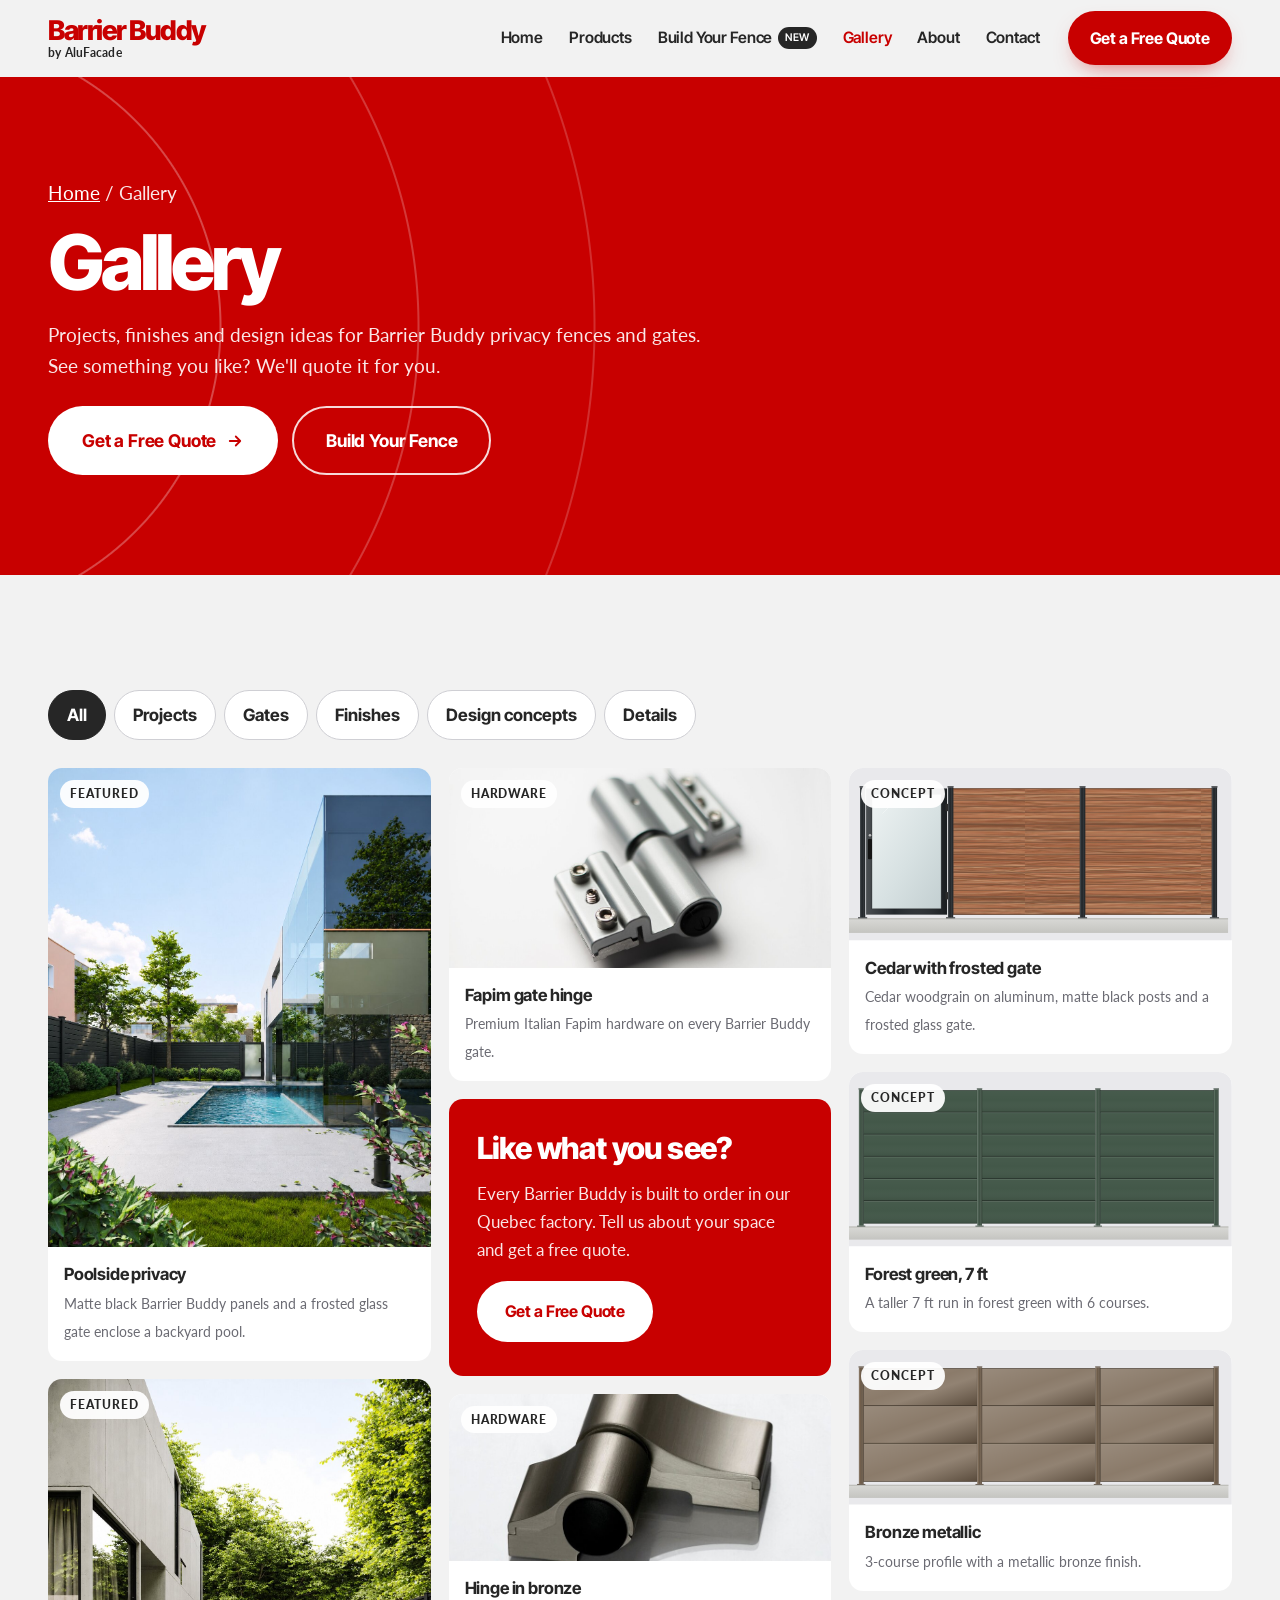
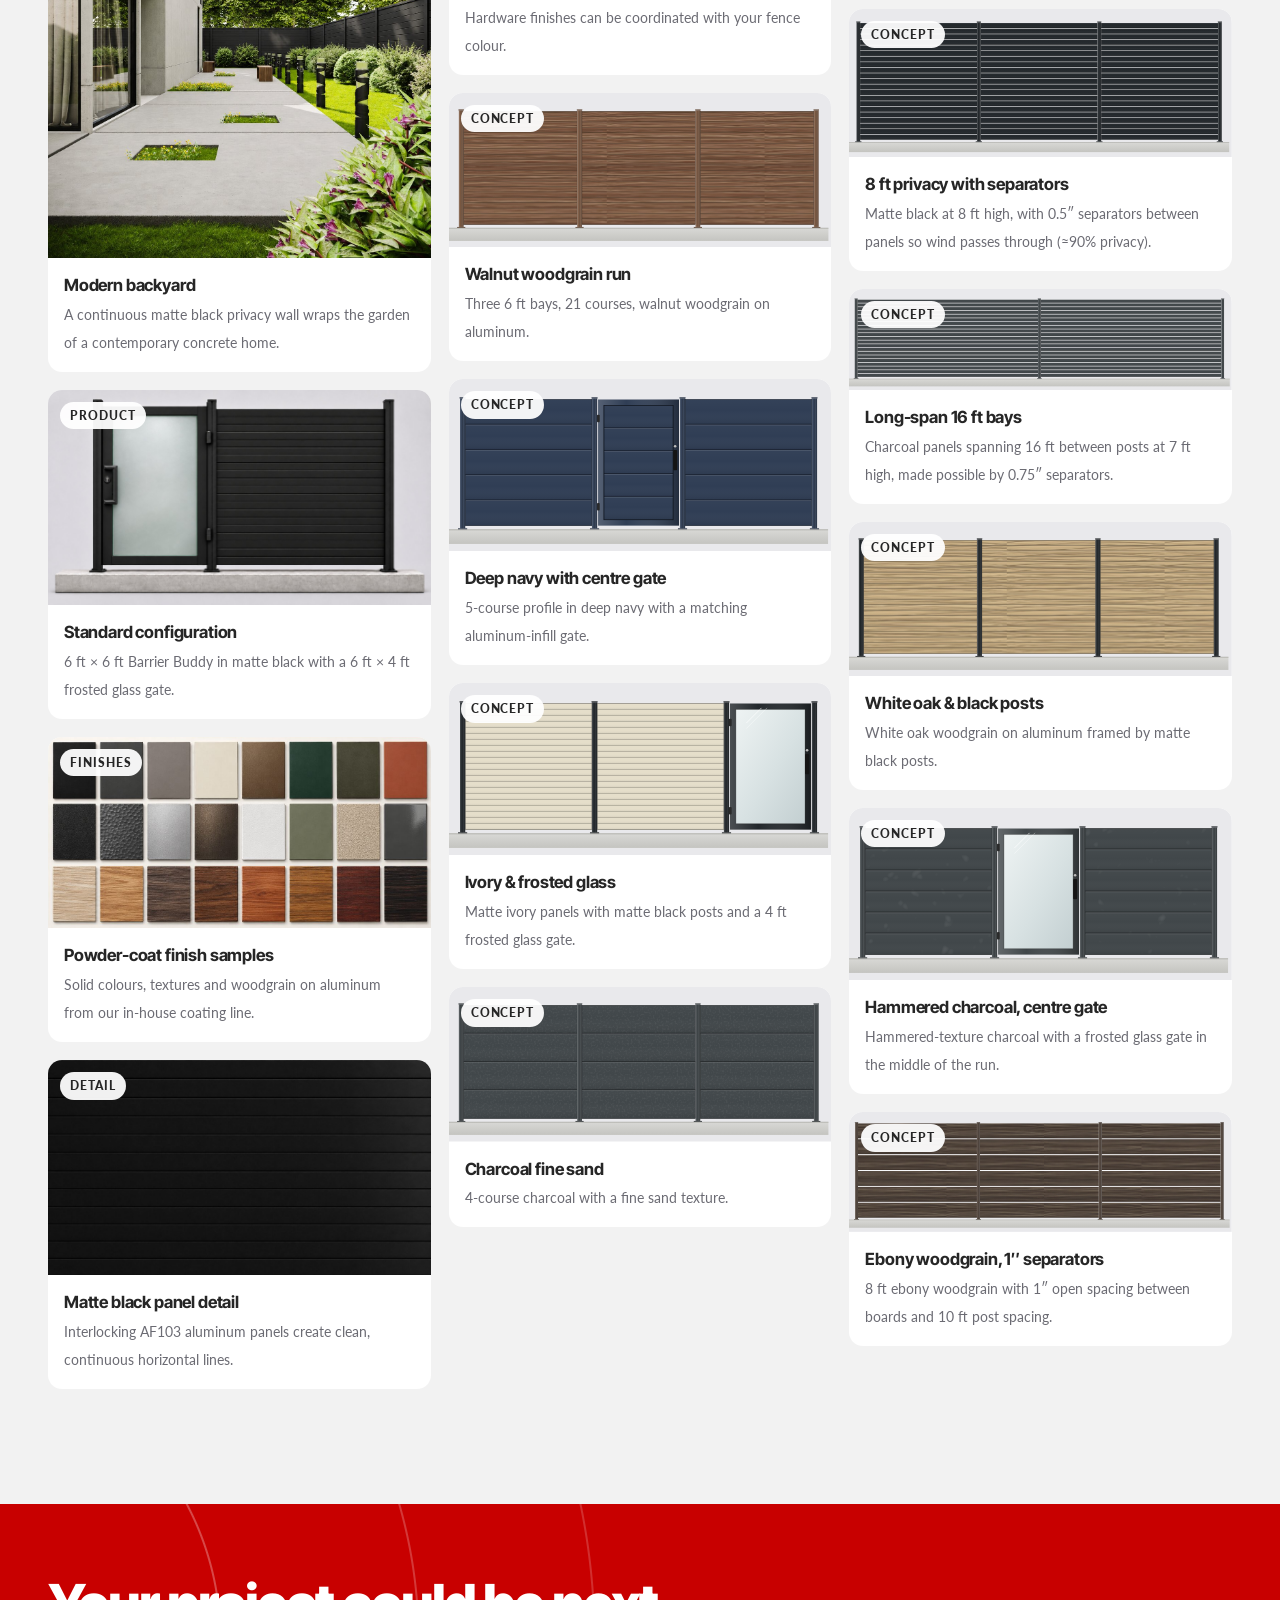
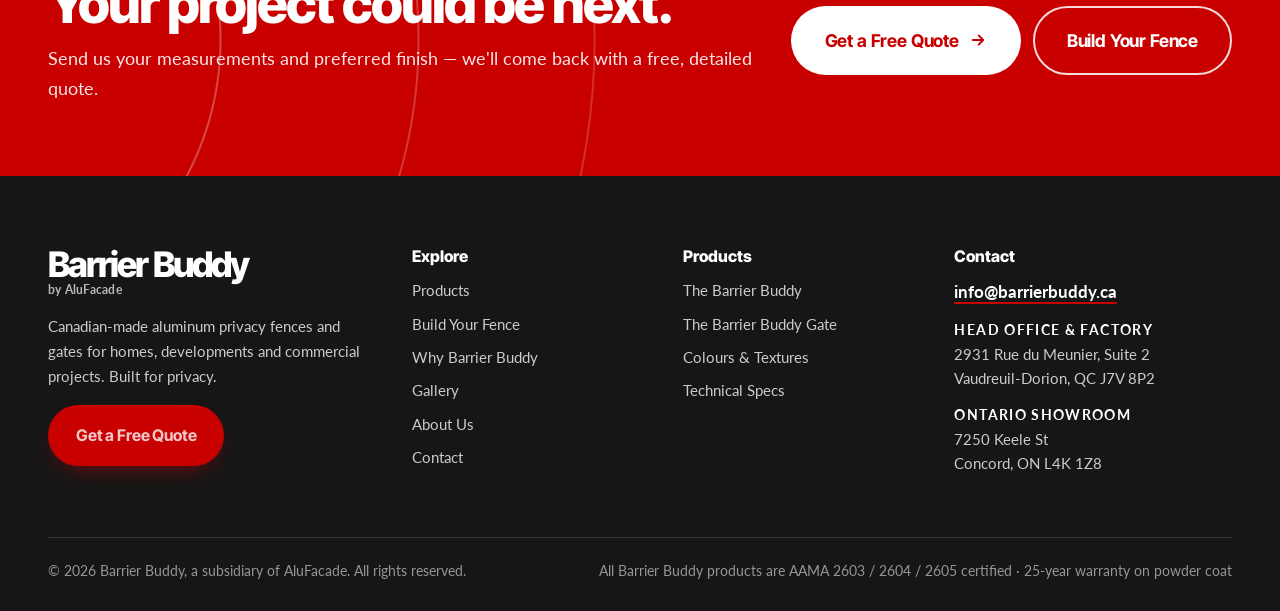
<file: gallery.html>
<!DOCTYPE html>
<html lang="en-CA">
<head>
<meta charset="utf-8">
<meta name="viewport" content="width=device-width, initial-scale=1">
<title>Gallery | Barrier Buddy</title>
<meta name="description" content="Browse the Barrier Buddy gallery of aluminum privacy fences and gates — installations, finishes, gates and details. Get a free quote for your own project.">
<meta name="theme-color" content="#c80000">
<meta property="og:type" content="website">
<meta property="og:site_name" content="Barrier Buddy">
<meta property="og:title" content="Gallery | Barrier Buddy">
<meta property="og:description" content="Browse the Barrier Buddy gallery of aluminum privacy fences and gates — installations, finishes, gates and details. Get a free quote for your own project.">
<meta property="og:image" content="assets/img/standard-configuration.jpg">
<link rel="icon" href="assets/img/favicon.svg" type="image/svg+xml">
<link rel="preconnect" href="https://fonts.googleapis.com">
<link rel="preconnect" href="https://fonts.gstatic.com" crossorigin>
<link href="https://fonts.googleapis.com/css2?family=Inter+Tight:ital,wght@0,500;0,600;0,700;0,800;0,900;1,900&amp;family=Lato:wght@300;400;700;900&amp;display=swap" rel="stylesheet">
<link rel="stylesheet" href="assets/css/styles.css">
</head>
<body>
<a class="skip-link" href="#main">Skip to content</a>
<header class="site-header">
  <div class="container site-header__inner">
    <a class="brand" href="index.html" aria-label="Barrier Buddy by AluFacade — home">
      <span class="brand__name wordmark">Barrier Buddy</span>
      <span class="brand__by">by AluFacade</span>
    </a>
    <button class="nav-toggle" type="button" aria-expanded="false" aria-controls="site-nav"><span></span><span class="sr-only">Menu</span></button>
    <nav class="nav" id="site-nav" aria-label="Main">
      <ul class="nav__list">
          <li><a class="nav__link" href="index.html">Home</a></li>
          <li><a class="nav__link" href="products.html">Products</a></li>
          <li><a class="nav__link nav__link--build" href="configurator.html">Build Your Fence <span class="tag">New</span></a></li>
          <li><a class="nav__link" href="gallery.html" aria-current="page">Gallery</a></li>
          <li><a class="nav__link" href="about.html">About</a></li>
          <li><a class="nav__link" href="contact.html">Contact</a></li>
      </ul>
      <a class="btn btn--primary nav__cta" href="contact.html#quote">Get a Free Quote</a>
    </nav>
  </div>
</header>

<main id="main">
  <section class="page-hero rings">
    <div class="container">
      <p class="breadcrumb"><a href="index.html">Home</a> / Gallery</p>
      <h1 class="wordmark">Gallery</h1>
      <p>Projects, finishes and design ideas for Barrier Buddy privacy fences and gates. See something you like? We'll quote it for you.</p>
      <div class="hero__ctas"><a class="btn btn--light btn--lg" href="contact.html#quote">Get a Free Quote <svg viewBox="0 0 24 24" fill="none" stroke="currentColor" stroke-width="2.4" stroke-linecap="round" stroke-linejoin="round" aria-hidden="true"><path d="M5 12h14M13 6l6 6-6 6"/></svg></a><a class="btn btn--outline-light btn--lg" href="configurator.html">Build Your Fence</a></div>
    </div>
  </section>

  <section class="section" aria-labelledby="gallery-title">
    <div class="container">
      <h2 id="gallery-title" class="sr-only">Gallery</h2>
      <div class="filters" role="toolbar" aria-label="Filter gallery">
        <button class="tab" type="button" data-filter="all" aria-pressed="true">All</button>
        <button class="tab" type="button" data-filter="projects" aria-pressed="false">Projects</button>
        <button class="tab" type="button" data-filter="gates" aria-pressed="false">Gates</button>
        <button class="tab" type="button" data-filter="finishes" aria-pressed="false">Finishes</button>
        <button class="tab" type="button" data-filter="concepts" aria-pressed="false">Design concepts</button>
        <button class="tab" type="button" data-filter="details" aria-pressed="false">Details</button>
      </div>
      <div class="gallery" id="gallery" aria-live="polite"></div>
    </div>
  </section>

  
<section class="cta-band rings section--tight" aria-label="Get a free quote">
  <div class="container cta-band__inner">
    <div>
      <h2>Your project could be next.</h2>
      <p>Send us your measurements and preferred finish &mdash; we'll come back with a free, detailed quote.</p>
    </div>
    <div class="cta-band__actions">
      <a class="btn btn--light btn--lg" href="contact.html#quote">Get a Free Quote <svg viewBox="0 0 24 24" fill="none" stroke="currentColor" stroke-width="2.4" stroke-linecap="round" stroke-linejoin="round" aria-hidden="true"><path d="M5 12h14M13 6l6 6-6 6"/></svg></a>
      <a class="btn btn--outline-light btn--lg" href="configurator.html">Build Your Fence</a>
    </div>
  </div>
</section>
</main>

<div class="lightbox" id="lightbox" hidden role="dialog" aria-modal="true" aria-label="Image viewer">
  <button class="lightbox__close" type="button" aria-label="Close">&times;</button>
  <button class="lightbox__nav lightbox__nav--prev" type="button" aria-label="Previous image">&#8249;</button>
  <figure><div id="lightbox-media"></div><figcaption id="lightbox-cap"></figcaption></figure>
  <button class="lightbox__nav lightbox__nav--next" type="button" aria-label="Next image">&#8250;</button>
</div>

<div class="quote-bar" aria-label="Quick actions">
  <a class="btn btn--dark" href="configurator.html">Build Your Fence</a>
  <a class="btn btn--primary" href="contact.html#quote">Free Quote</a>
</div>

<footer class="site-footer">
  <div class="container">
    <div class="footer-grid">
      <div class="footer-brand">
        <a class="brand" href="index.html"><span class="brand__name wordmark">Barrier Buddy</span><span class="brand__by">by AluFacade</span></a>
        <p>Canadian-made aluminum privacy fences and gates for homes, developments and commercial projects. Built for privacy.</p>
        <a class="btn btn--primary" href="contact.html#quote">Get a Free Quote</a>
      </div>
      <div class="footer-col">
        <h4>Explore</h4>
        <ul>
          <li><a href="products.html">Products</a></li>
          <li><a href="configurator.html">Build Your Fence</a></li>
          <li><a href="why.html">Why Barrier Buddy</a></li>
          <li><a href="gallery.html">Gallery</a></li>
          <li><a href="about.html">About Us</a></li>
          <li><a href="contact.html">Contact</a></li>
        </ul>
      </div>
      <div class="footer-col">
        <h4>Products</h4>
        <ul>
          <li><a href="products.html#fence">The Barrier Buddy</a></li>
          <li><a href="products.html#gate">The Barrier Buddy Gate</a></li>
          <li><a href="products.html#finishes">Colours &amp; Textures</a></li>
          <li><a href="products.html#specs">Technical Specs</a></li>
        </ul>
      </div>
      <div class="footer-col">
        <h4>Contact</h4>
        <p style="margin:0 0 14px"><a class="footer-email" href="mailto:info@barrierbuddy.ca">info@barrierbuddy.ca</a></p>
        <address><strong>Head Office &amp; Factory</strong>2931 Rue du Meunier, Suite 2<br>Vaudreuil-Dorion, QC J7V 8P2</address>
        <address><strong>Ontario Showroom</strong>7250 Keele St<br>Concord, ON L4K 1Z8</address>
      </div>
    </div>
    <div class="footer-bottom">
      <span>&copy; <span data-year>2026</span> Barrier Buddy, a subsidiary of AluFacade. All rights reserved.</span>
      <span>All Barrier Buddy products are AAMA 2603 / 2604 / 2605 certified &middot; 25-year warranty on powder coat</span>
    </div>
  </div>
</footer>
<script src="assets/js/fence-render.js"></script>
<script src="assets/js/gallery.js"></script>
<script src="assets/js/main.js"></script>
</body>
</html>
</file>
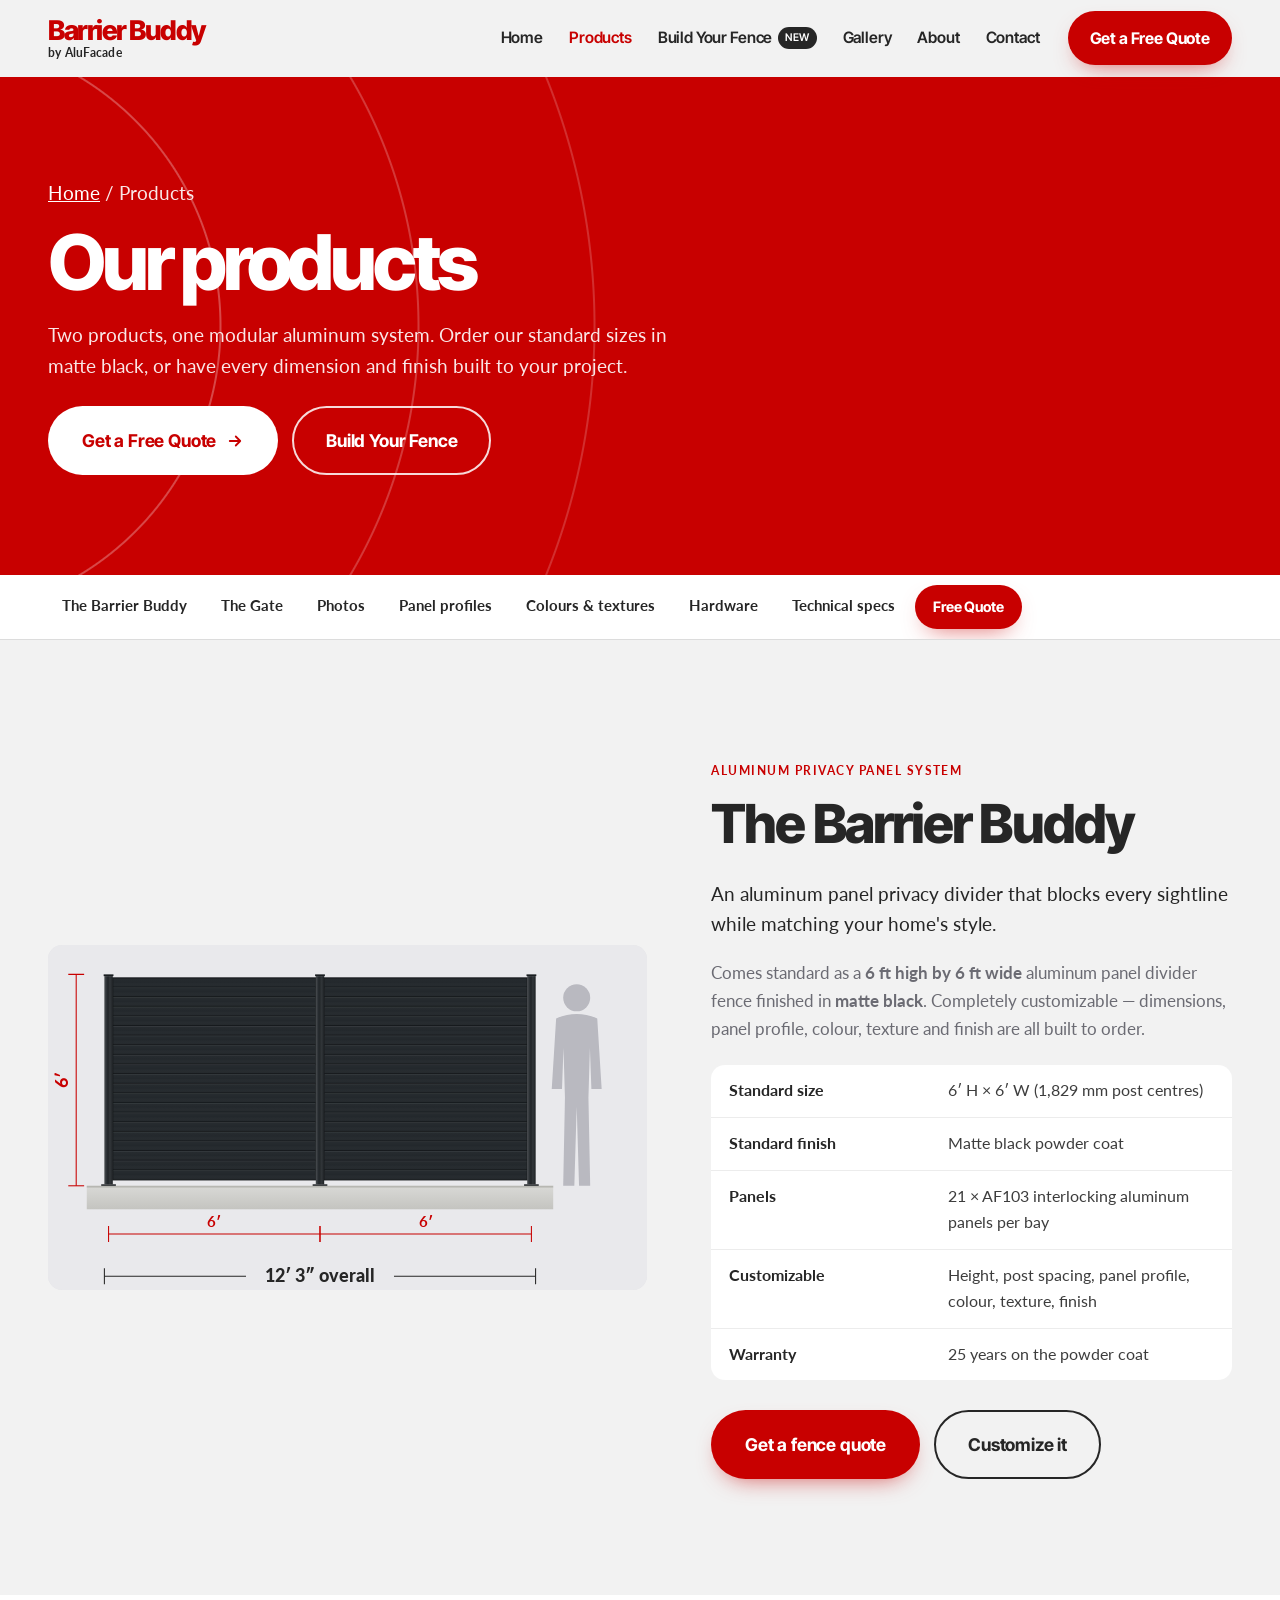
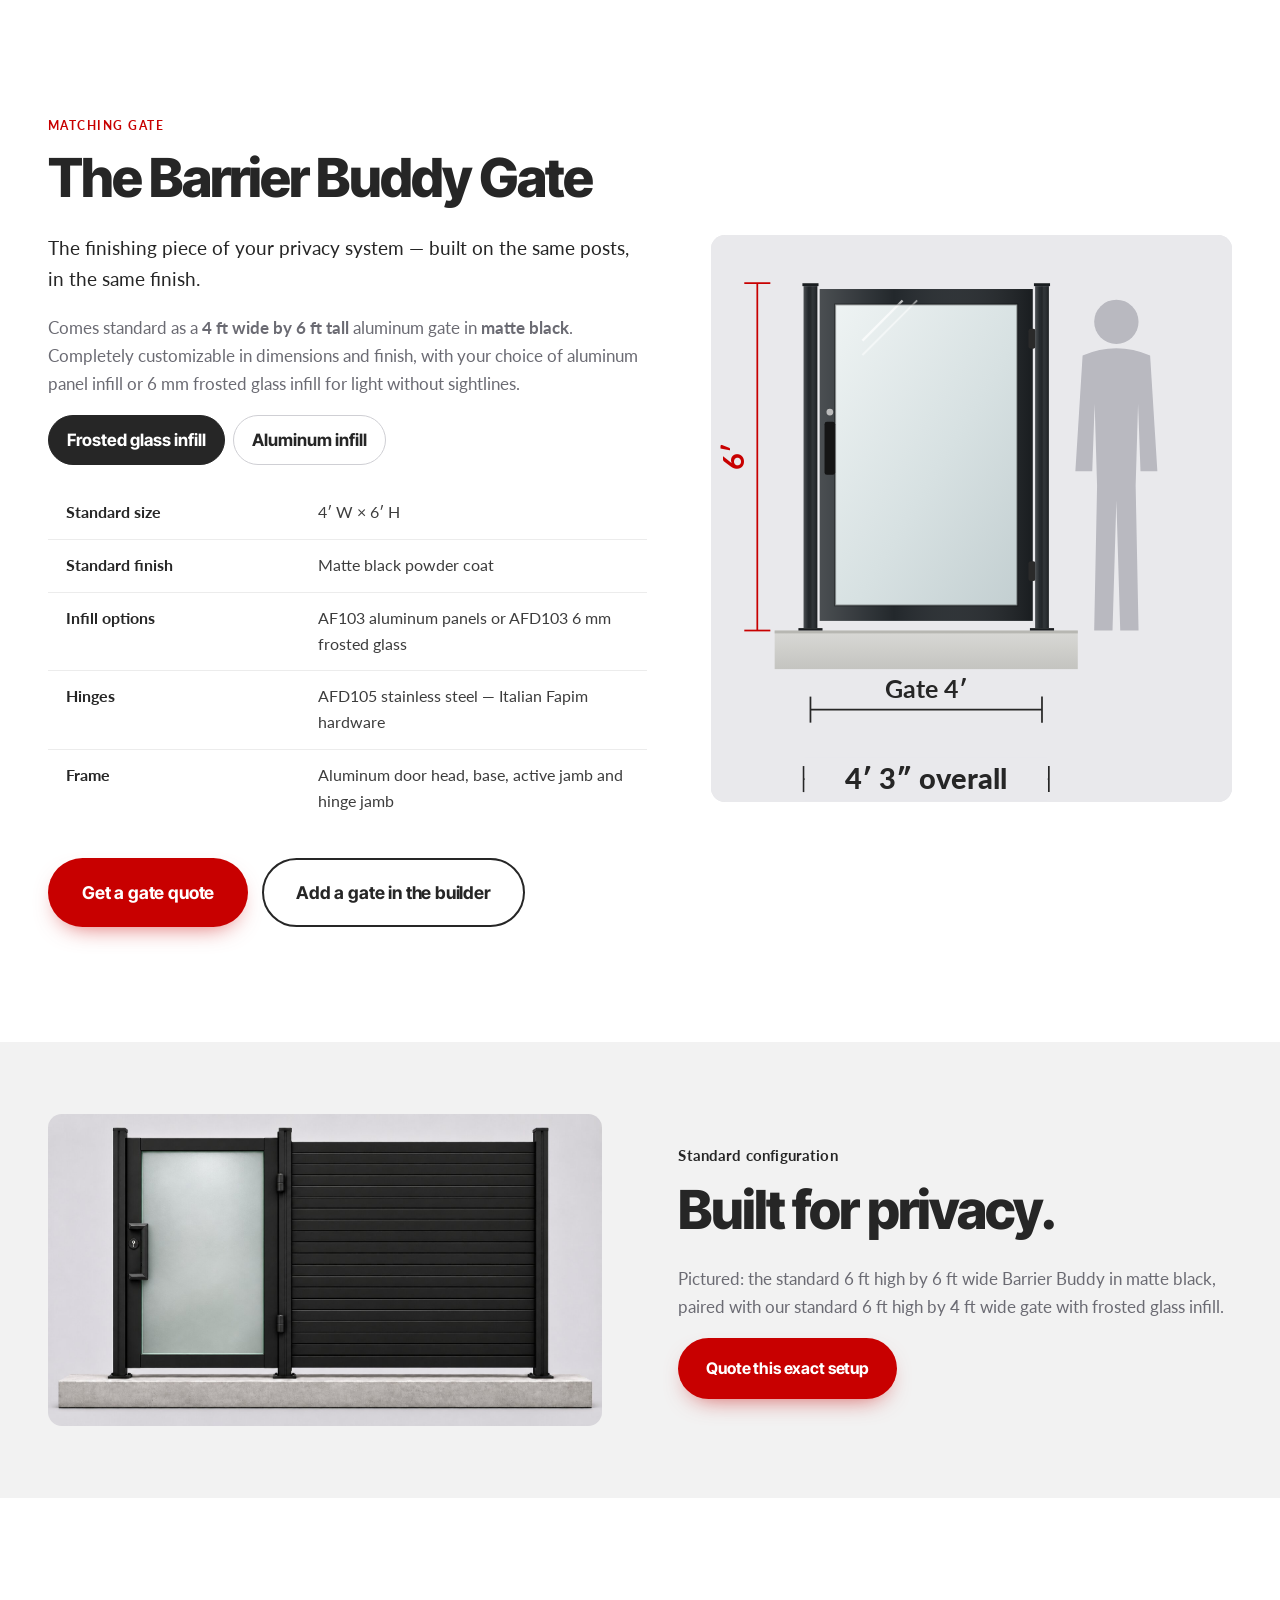
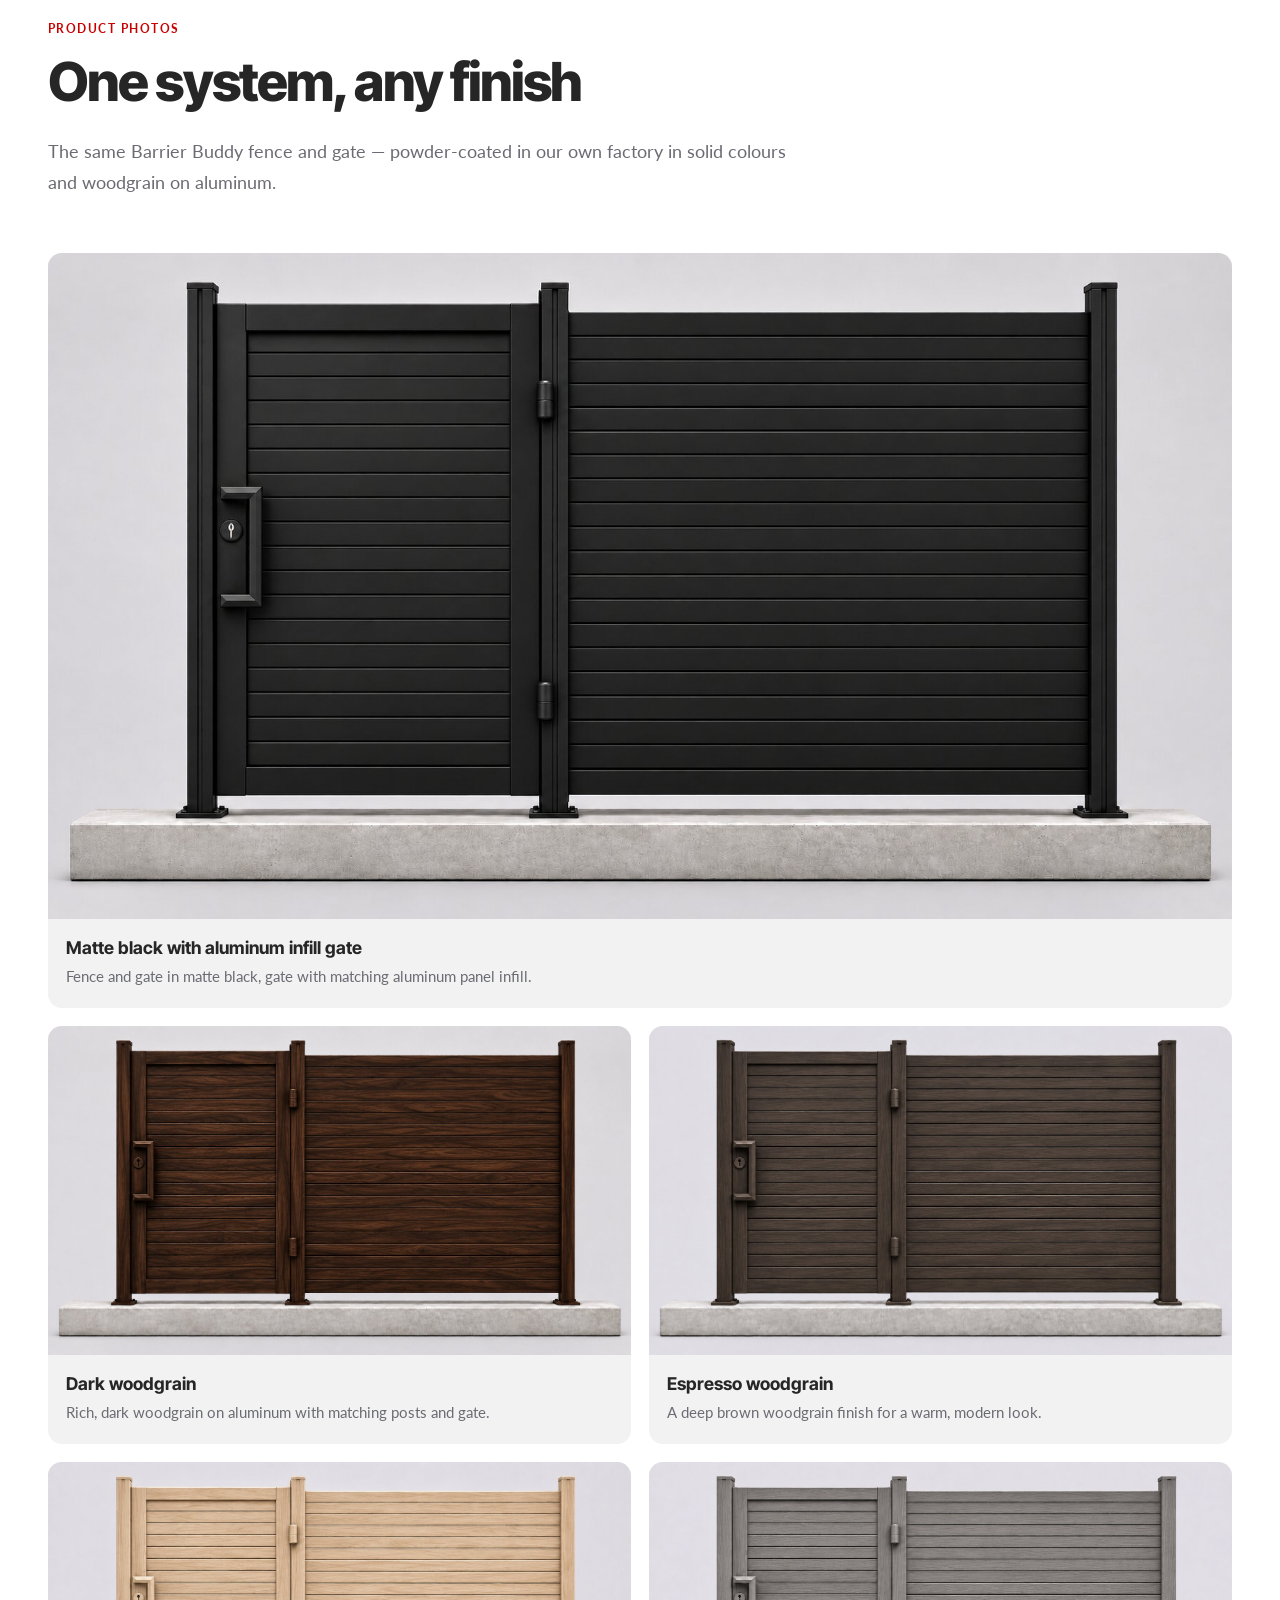
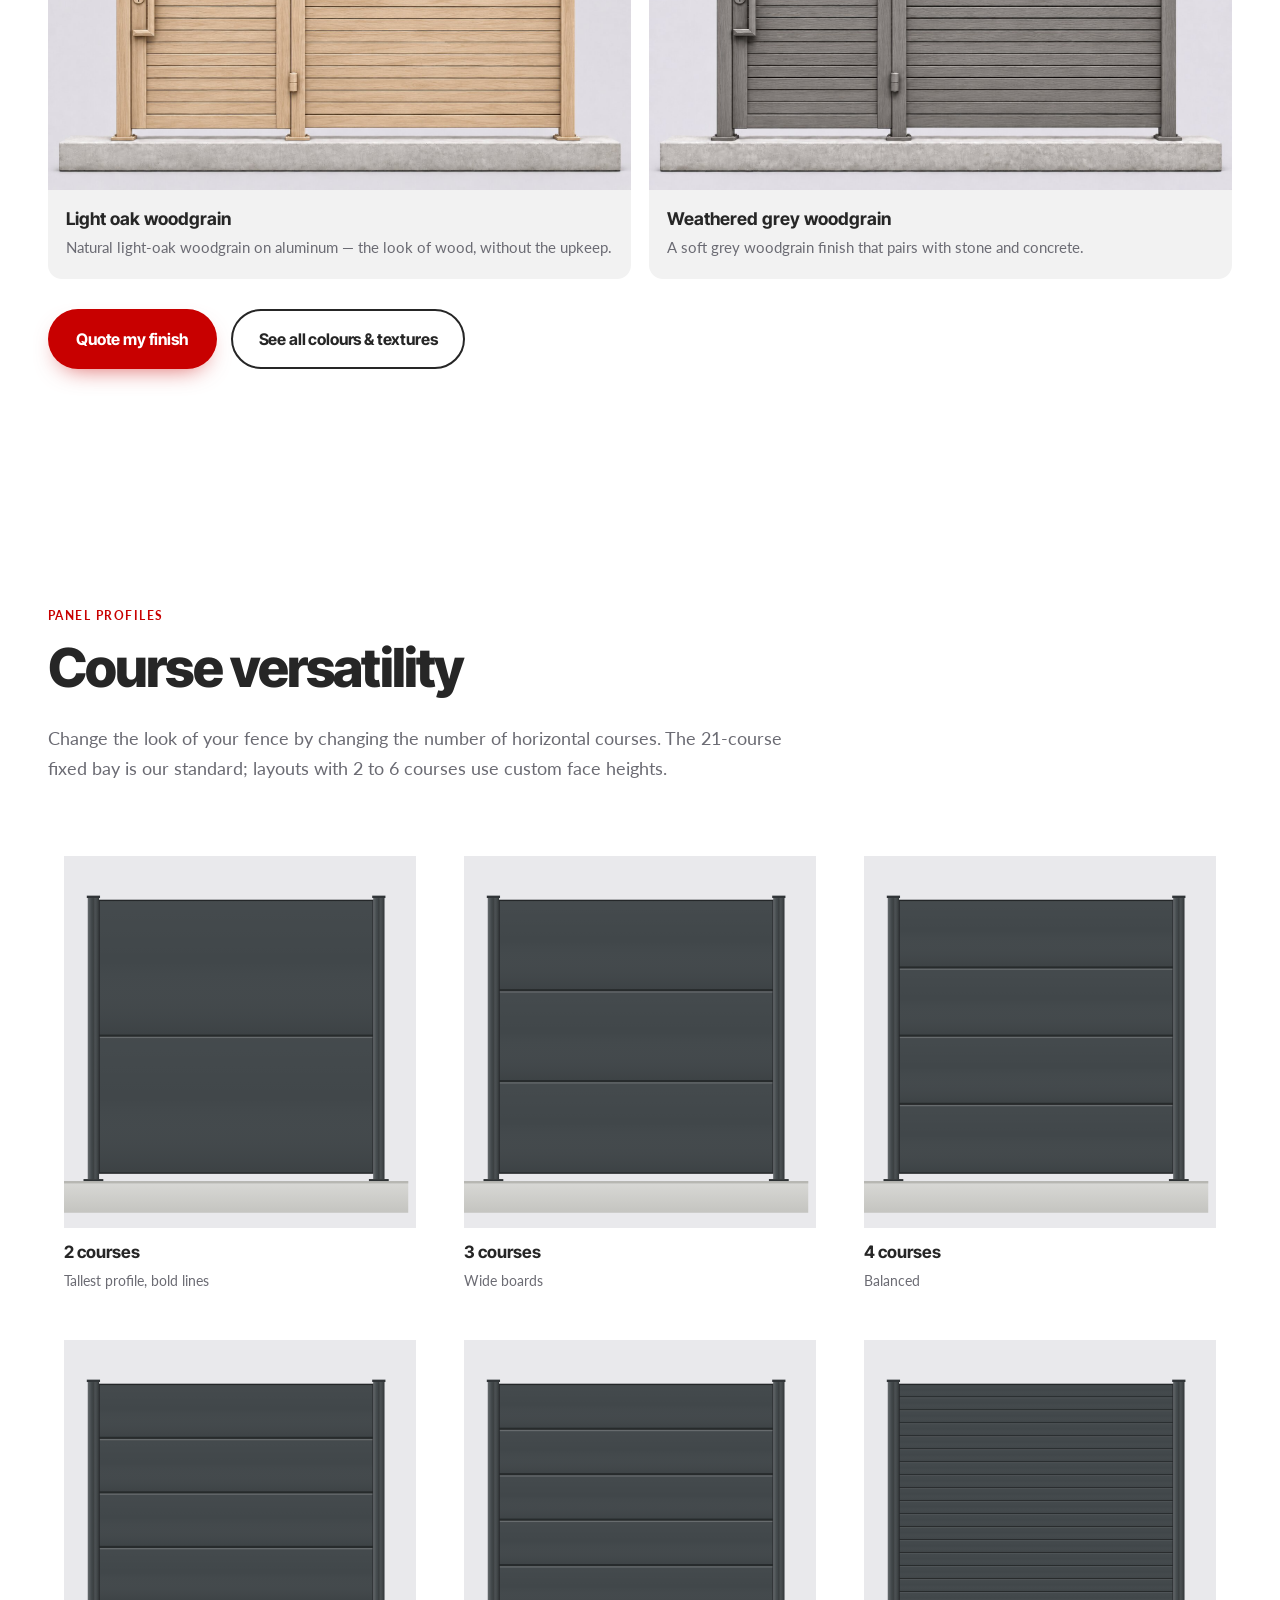
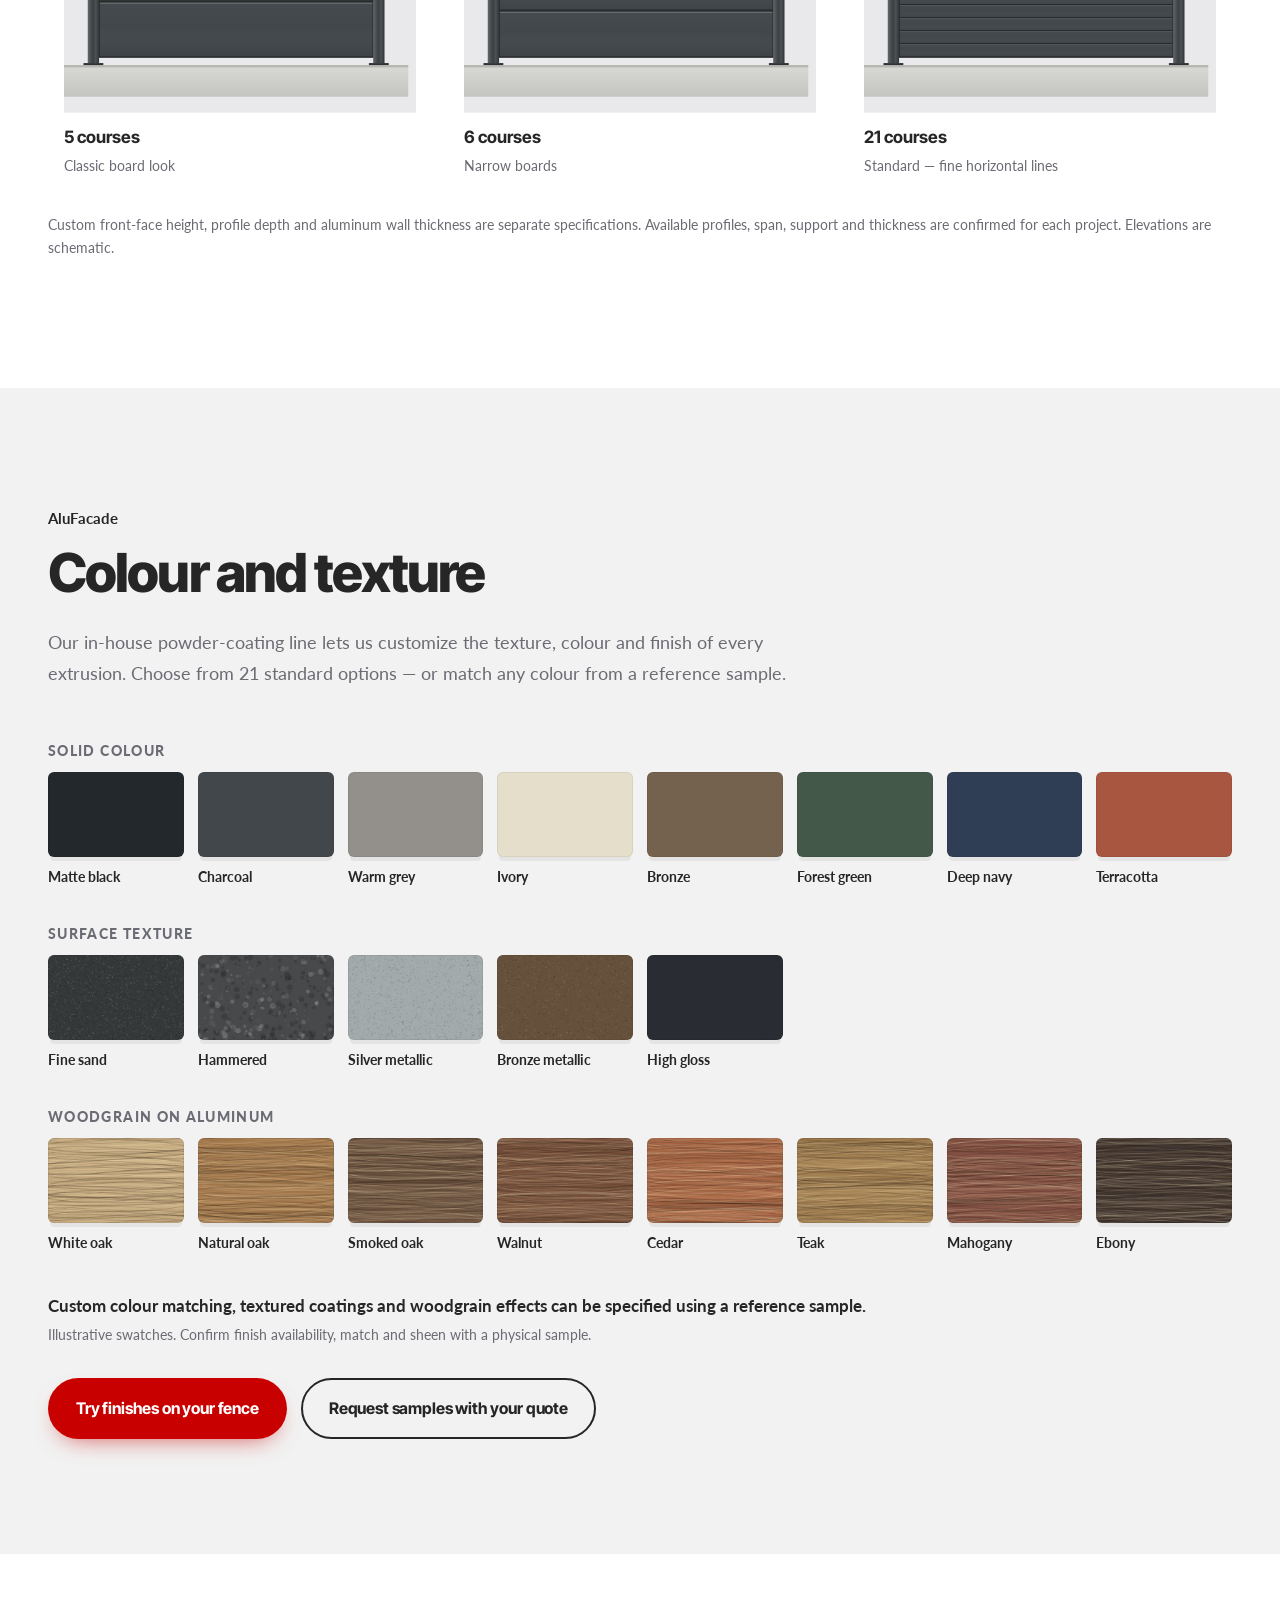
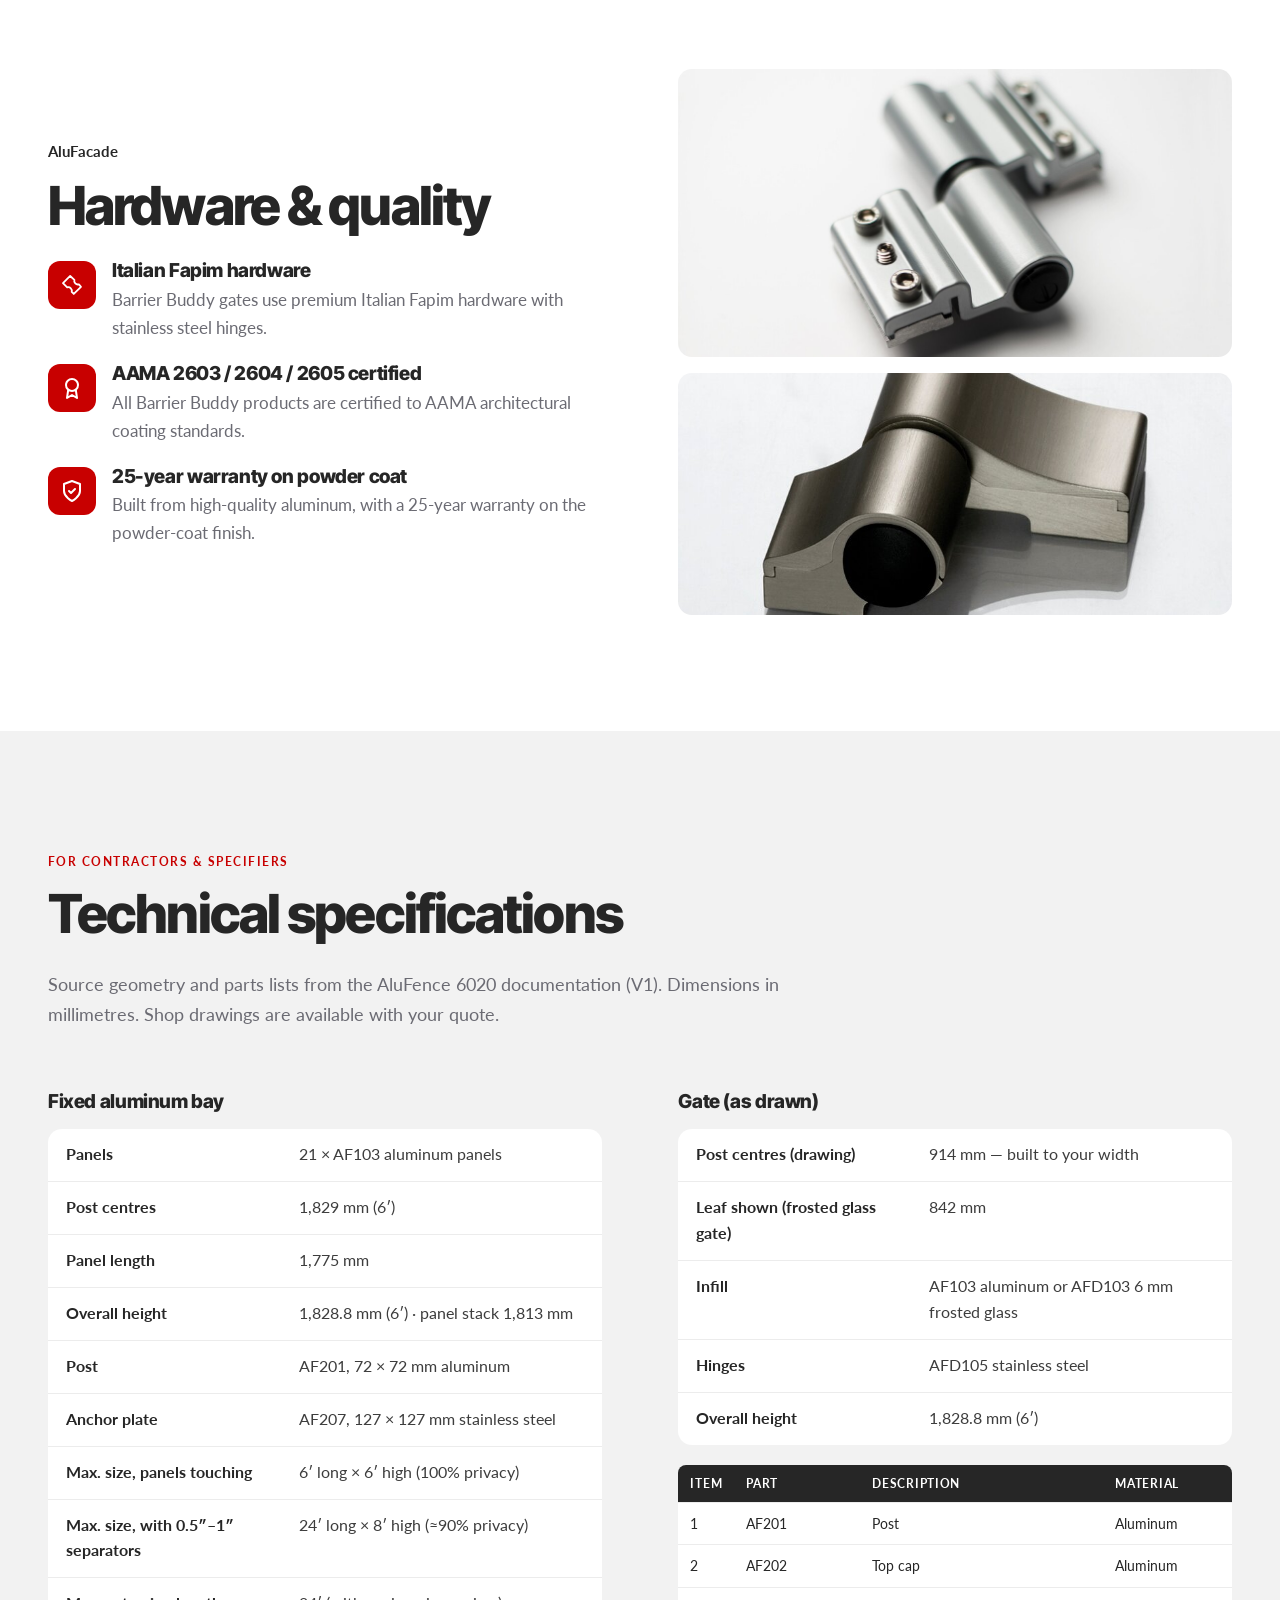
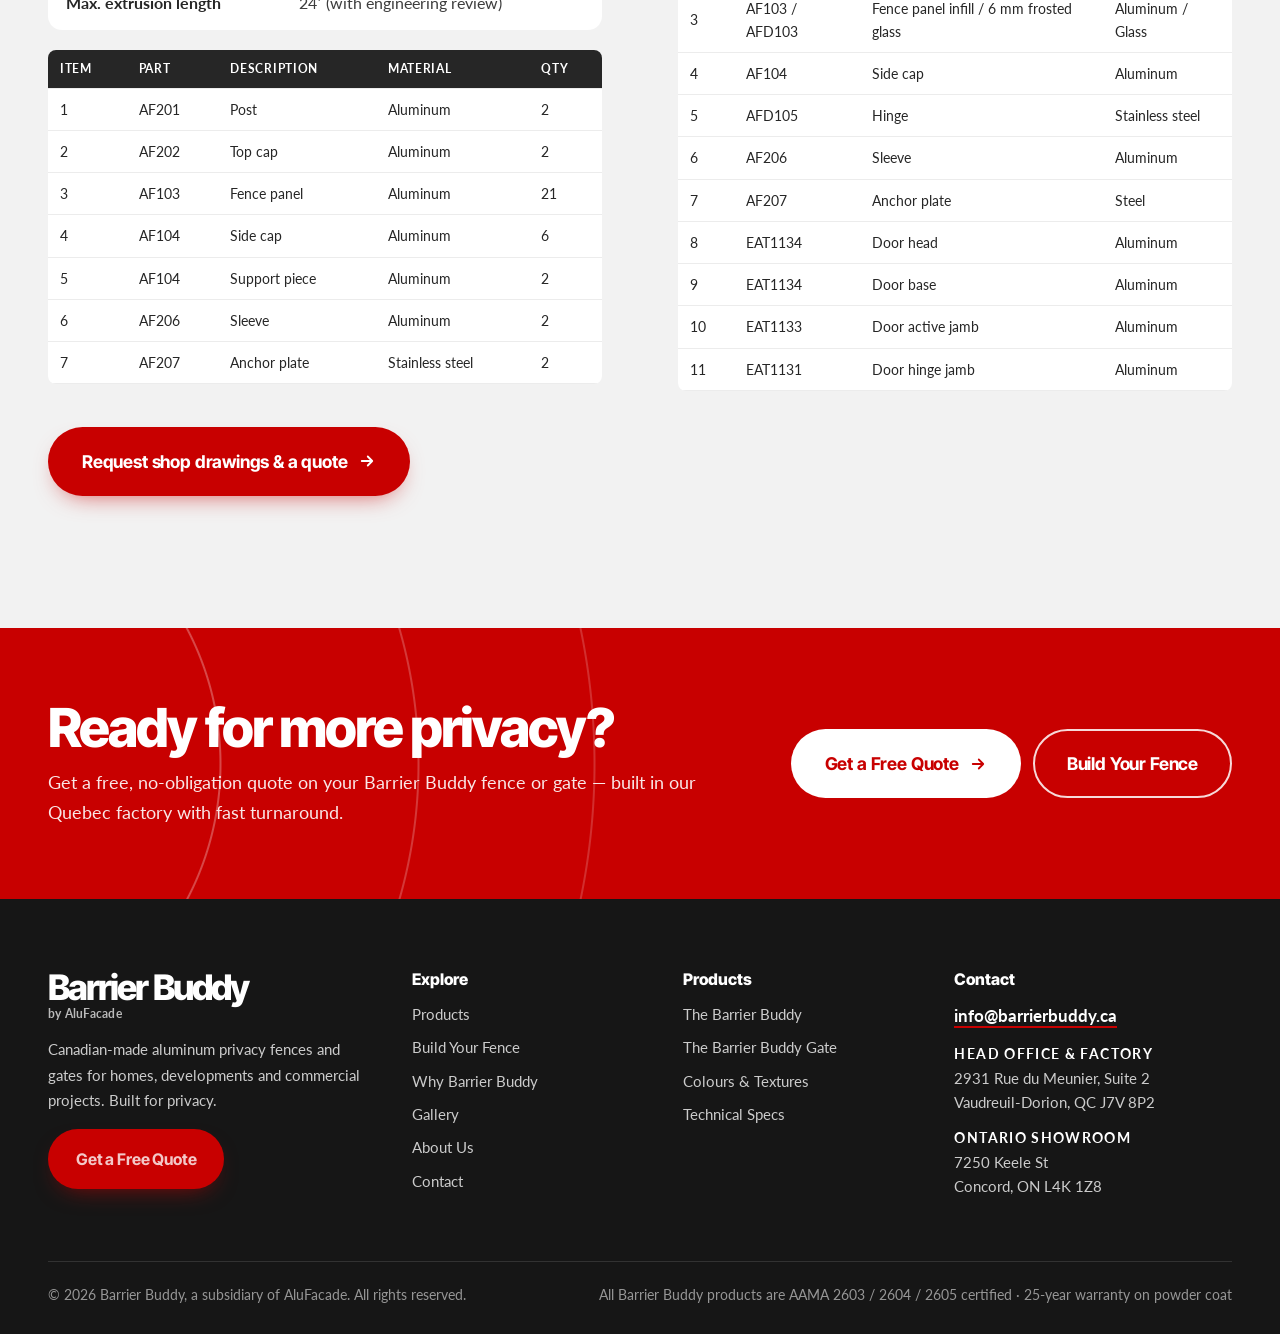
<file: products.html>
<!DOCTYPE html>
<html lang="en-CA">
<head>
<meta charset="utf-8">
<meta name="viewport" content="width=device-width, initial-scale=1">
<title>Products — Aluminum Privacy Fence & Gate | Barrier Buddy</title>
<meta name="description" content="The Barrier Buddy aluminum privacy panel fence (standard 6 ft x 6 ft, matte black) and the Barrier Buddy Gate (standard 4 ft x 6 ft, aluminum or frosted glass infill). Fully customizable sizes, colours and finishes.">
<meta name="theme-color" content="#c80000">
<meta property="og:type" content="website">
<meta property="og:site_name" content="Barrier Buddy">
<meta property="og:title" content="Products — Aluminum Privacy Fence & Gate | Barrier Buddy">
<meta property="og:description" content="The Barrier Buddy aluminum privacy panel fence (standard 6 ft x 6 ft, matte black) and the Barrier Buddy Gate (standard 4 ft x 6 ft, aluminum or frosted glass infill). Fully customizable sizes, colours and finishes.">
<meta property="og:image" content="assets/img/standard-configuration.jpg">
<link rel="icon" href="assets/img/favicon.svg" type="image/svg+xml">
<link rel="preconnect" href="https://fonts.googleapis.com">
<link rel="preconnect" href="https://fonts.gstatic.com" crossorigin>
<link href="https://fonts.googleapis.com/css2?family=Inter+Tight:ital,wght@0,500;0,600;0,700;0,800;0,900;1,900&amp;family=Lato:wght@300;400;700;900&amp;display=swap" rel="stylesheet">
<link rel="stylesheet" href="assets/css/styles.css">
</head>
<body>
<a class="skip-link" href="#main">Skip to content</a>
<header class="site-header">
  <div class="container site-header__inner">
    <a class="brand" href="index.html" aria-label="Barrier Buddy by AluFacade — home">
      <span class="brand__name wordmark">Barrier Buddy</span>
      <span class="brand__by">by AluFacade</span>
    </a>
    <button class="nav-toggle" type="button" aria-expanded="false" aria-controls="site-nav"><span></span><span class="sr-only">Menu</span></button>
    <nav class="nav" id="site-nav" aria-label="Main">
      <ul class="nav__list">
          <li><a class="nav__link" href="index.html">Home</a></li>
          <li><a class="nav__link" href="products.html" aria-current="page">Products</a></li>
          <li><a class="nav__link nav__link--build" href="configurator.html">Build Your Fence <span class="tag">New</span></a></li>
          <li><a class="nav__link" href="gallery.html">Gallery</a></li>
          <li><a class="nav__link" href="about.html">About</a></li>
          <li><a class="nav__link" href="contact.html">Contact</a></li>
      </ul>
      <a class="btn btn--primary nav__cta" href="contact.html#quote">Get a Free Quote</a>
    </nav>
  </div>
</header>

<main id="main">
  <section class="page-hero rings">
    <div class="container">
      <p class="breadcrumb"><a href="index.html">Home</a> / Products</p>
      <h1 class="wordmark">Our products</h1>
      <p>Two products, one modular aluminum system. Order our standard sizes in matte black, or have every dimension and finish built to your project.</p>
      <div class="hero__ctas">
        <a class="btn btn--light btn--lg" href="contact.html#quote">Get a Free Quote <svg viewBox="0 0 24 24" fill="none" stroke="currentColor" stroke-width="2.4" stroke-linecap="round" stroke-linejoin="round" aria-hidden="true"><path d="M5 12h14M13 6l6 6-6 6"/></svg></a>
        <a class="btn btn--outline-light btn--lg" href="configurator.html">Build Your Fence</a>
      </div>
    </div>
  </section>

  <nav class="anchor-nav" aria-label="On this page">
    <div class="container">
      <ul>
        <li><a href="#fence">The Barrier Buddy</a></li>
        <li><a href="#gate">The Gate</a></li>
        <li><a href="#photos">Photos</a></li>
        <li><a href="#courses">Panel profiles</a></li>
        <li><a href="#finishes">Colours &amp; textures</a></li>
        <li><a href="#hardware">Hardware</a></li>
        <li><a href="#specs">Technical specs</a></li>
        <li><a class="btn btn--primary" href="contact.html#quote">Free Quote</a></li>
      </ul>
    </div>
  </nav>

  <!-- FENCE -->
  <section class="section" id="fence" aria-labelledby="fence-title">
    <div class="container product-hero">
      <div class="product-hero__media reveal" data-fence-preview='{"bays":2,"courses":21,"colour":"matte-black"}' data-dims="true" data-person="true"></div>
      <div class="reveal">
        <span class="eyebrow eyebrow--caps text-red">Aluminum privacy panel system</span>
        <h2 id="fence-title">The Barrier Buddy</h2>
        <p class="lead">An aluminum panel privacy divider that blocks every sightline while matching your home's style.</p>
        <p class="muted">Comes standard as a <strong>6&nbsp;ft high by 6&nbsp;ft wide</strong> aluminum panel divider fence finished in <strong>matte black</strong>. Completely customizable &mdash; dimensions, panel profile, colour, texture and finish are all built to order.</p>
        <table class="spec-table" style="margin:22px 0 26px">
          <tr><th scope="row">Standard size</th><td>6&prime; H &times; 6&prime; W (1,829 mm post centres)</td></tr>
          <tr><th scope="row">Standard finish</th><td>Matte black powder coat</td></tr>
          <tr><th scope="row">Panels</th><td>21 &times; AF103 interlocking aluminum panels per bay</td></tr>
          <tr><th scope="row">Customizable</th><td>Height, post spacing, panel profile, colour, texture, finish</td></tr>
          <tr><th scope="row">Warranty</th><td>25 years on the powder coat</td></tr>
        </table>
        <div class="hero__ctas">
          <a class="btn btn--primary btn--lg" href="contact.html?product=fence#quote">Get a fence quote</a>
          <a class="btn btn--outline btn--lg" href="configurator.html">Customize it</a>
        </div>
      </div>
    </div>
  </section>

  <!-- GATE -->
  <section class="section section--white" id="gate" aria-labelledby="gate-title">
    <div class="container product-hero">
      <div class="reveal">
        <span class="eyebrow eyebrow--caps text-red">Matching gate</span>
        <h2 id="gate-title">The Barrier Buddy Gate</h2>
        <p class="lead">The finishing piece of your privacy system &mdash; built on the same posts, in the same finish.</p>
        <p class="muted">Comes standard as a <strong>4&nbsp;ft wide by 6&nbsp;ft tall</strong> aluminum gate in <strong>matte black</strong>. Completely customizable in dimensions and finish, with your choice of aluminum panel infill or 6&nbsp;mm frosted glass infill for light without sightlines.</p>
        <div class="tabs" role="tablist" aria-label="Gate infill">
          <button class="tab" role="tab" aria-selected="true" data-gate="frosted">Frosted glass infill</button>
          <button class="tab" role="tab" aria-selected="false" data-gate="aluminum">Aluminum infill</button>
        </div>
        <table class="spec-table" style="margin:0 0 26px">
          <tr><th scope="row">Standard size</th><td>4&prime; W &times; 6&prime; H</td></tr>
          <tr><th scope="row">Standard finish</th><td>Matte black powder coat</td></tr>
          <tr><th scope="row">Infill options</th><td>AF103 aluminum panels or AFD103 6&nbsp;mm frosted glass</td></tr>
          <tr><th scope="row">Hinges</th><td>AFD105 stainless steel &mdash; Italian Fapim hardware</td></tr>
          <tr><th scope="row">Frame</th><td>Aluminum door head, base, active jamb and hinge jamb</td></tr>
        </table>
        <div class="hero__ctas">
          <a class="btn btn--primary btn--lg" href="contact.html?product=gate#quote">Get a gate quote</a>
          <a class="btn btn--outline btn--lg" href="configurator.html#gate">Add a gate in the builder</a>
        </div>
      </div>
      <div class="product-hero__media reveal" id="gate-preview" data-fence-preview='{"bays":0,"courses":21,"colour":"matte-black","gate":"frosted","gateWidth":4,"gatePosition":"left"}' data-dims="true" data-person="true"></div>
    </div>
  </section>

  <!-- STANDARD CONFIG IMAGE -->
  <section class="section section--tight">
    <div class="container two-col">
      <img class="reveal" src="assets/img/standard-configuration.jpg" width="1672" height="941" alt="Standard configuration: 6 by 6 foot matte black privacy fence beside a 6 by 4 foot frosted glass gate" style="border-radius:var(--radius)" loading="lazy">
      <div class="reveal">
        <span class="eyebrow">Standard configuration</span>
        <h2>Built for privacy.</h2>
        <p class="muted">Pictured: the standard 6&nbsp;ft high by 6&nbsp;ft wide Barrier Buddy in matte black, paired with our standard 6&nbsp;ft high by 4&nbsp;ft wide gate with frosted glass infill.</p>
        <a class="btn btn--primary" href="contact.html?product=both#quote">Quote this exact setup</a>
      </div>
    </div>
  </section>

  <!-- PRODUCT PHOTOS -->
  <section class="section section--white" id="photos" aria-labelledby="photos-title">
    <div class="container">
      <div class="section-head reveal">
        <span class="eyebrow eyebrow--caps text-red">Product photos</span>
        <h2 id="photos-title">One system, any finish</h2>
        <p>The same Barrier Buddy fence and gate &mdash; powder-coated in our own factory in solid colours and woodgrain on aluminum.</p>
      </div>
      <div class="product-photos">
        <figure class="product-photo reveal"><img src="assets/img/product-matte-black-aluminum-gate.jpg" width="1672" height="941" alt="Barrier Buddy fence and gate: Matte black with aluminum infill gate" loading="lazy"><figcaption><strong>Matte black with aluminum infill gate</strong><span>Fence and gate in matte black, gate with matching aluminum panel infill.</span></figcaption></figure><figure class="product-photo reveal"><img src="assets/img/product-dark-woodgrain.jpg" width="1672" height="941" alt="Barrier Buddy fence and gate: Dark woodgrain" loading="lazy"><figcaption><strong>Dark woodgrain</strong><span>Rich, dark woodgrain on aluminum with matching posts and gate.</span></figcaption></figure><figure class="product-photo reveal"><img src="assets/img/product-espresso-woodgrain.jpg" width="1672" height="941" alt="Barrier Buddy fence and gate: Espresso woodgrain" loading="lazy"><figcaption><strong>Espresso woodgrain</strong><span>A deep brown woodgrain finish for a warm, modern look.</span></figcaption></figure><figure class="product-photo reveal"><img src="assets/img/product-light-oak-woodgrain.jpg" width="1672" height="941" alt="Barrier Buddy fence and gate: Light oak woodgrain" loading="lazy"><figcaption><strong>Light oak woodgrain</strong><span>Natural light-oak woodgrain on aluminum &mdash; the look of wood, without the upkeep.</span></figcaption></figure><figure class="product-photo reveal"><img src="assets/img/product-grey-woodgrain.jpg" width="1672" height="941" alt="Barrier Buddy fence and gate: Weathered grey woodgrain" loading="lazy"><figcaption><strong>Weathered grey woodgrain</strong><span>A soft grey woodgrain finish that pairs with stone and concrete.</span></figcaption></figure>
      </div>
      <div class="hero__ctas" style="margin-top:30px"><a class="btn btn--primary" href="contact.html#quote">Quote my finish</a><a class="btn btn--outline" href="#finishes">See all colours &amp; textures</a></div>
    </div>
  </section>

  <!-- COURSES -->
  <section class="section section--white" id="courses" aria-labelledby="courses-title">
    <div class="container">
      <div class="section-head reveal">
        <span class="eyebrow eyebrow--caps text-red">Panel profiles</span>
        <h2 id="courses-title">Course versatility</h2>
        <p>Change the look of your fence by changing the number of horizontal courses. The 21-course fixed bay is our standard; layouts with 2 to 6 courses use custom face heights.</p>
      </div>
      <div class="courses">
        <div class="course reveal"><div data-fence-preview='{"bays":1,"courses":2,"colour":"charcoal"}'></div><strong>2 courses</strong><span>Tallest profile, bold lines</span></div><div class="course reveal"><div data-fence-preview='{"bays":1,"courses":3,"colour":"charcoal"}'></div><strong>3 courses</strong><span>Wide boards</span></div><div class="course reveal"><div data-fence-preview='{"bays":1,"courses":4,"colour":"charcoal"}'></div><strong>4 courses</strong><span>Balanced</span></div><div class="course reveal"><div data-fence-preview='{"bays":1,"courses":5,"colour":"charcoal"}'></div><strong>5 courses</strong><span>Classic board look</span></div><div class="course reveal"><div data-fence-preview='{"bays":1,"courses":6,"colour":"charcoal"}'></div><strong>6 courses</strong><span>Narrow boards</span></div><div class="course reveal"><div data-fence-preview='{"bays":1,"courses":21,"colour":"charcoal"}'></div><strong>21 courses</strong><span>Standard &mdash; fine horizontal lines</span></div>
      </div>
      <p class="small muted" style="margin-top:20px">Custom front-face height, profile depth and aluminum wall thickness are separate specifications. Available profiles, span, support and thickness are confirmed for each project. Elevations are schematic.</p>
    </div>
  </section>

  <!-- FINISHES -->
  <section class="section" id="finishes" aria-labelledby="finish-title">
    <div class="container">
      <div class="section-head reveal">
        <span class="eyebrow">AluFacade</span>
        <h2 id="finish-title">Colour and texture</h2>
        <p>Our in-house powder-coating line lets us customize the texture, colour and finish of every extrusion. Choose from 21 standard options &mdash; or match any colour from a reference sample.</p>
      </div>
      <div class="swatch-group reveal"><h3>Solid colour</h3><ul class="swatches"><li><div class="swatch__chip" style="background:#23282c"></div><span class="swatch__name">Matte black</span></li><li><div class="swatch__chip" style="background:#41474a"></div><span class="swatch__name">Charcoal</span></li><li><div class="swatch__chip" style="background:#93908c"></div><span class="swatch__name">Warm grey</span></li><li><div class="swatch__chip" style="background:#e5deca"></div><span class="swatch__name">Ivory</span></li><li><div class="swatch__chip" style="background:#75624e"></div><span class="swatch__name">Bronze</span></li><li><div class="swatch__chip" style="background:#435849"></div><span class="swatch__name">Forest green</span></li><li><div class="swatch__chip" style="background:#303e55"></div><span class="swatch__name">Deep navy</span></li><li><div class="swatch__chip" style="background:#a95640"></div><span class="swatch__name">Terracotta</span></li></ul></div>
      <div class="swatch-group reveal"><h3>Surface texture</h3><ul class="swatches"><li><div class="swatch__chip" style="background-image:url(assets/img/swatches/fine-sand.jpg)"></div><span class="swatch__name">Fine sand</span></li><li><div class="swatch__chip" style="background-image:url(assets/img/swatches/hammered.jpg)"></div><span class="swatch__name">Hammered</span></li><li><div class="swatch__chip" style="background-image:url(assets/img/swatches/silver-metallic.jpg)"></div><span class="swatch__name">Silver metallic</span></li><li><div class="swatch__chip" style="background-image:url(assets/img/swatches/bronze-metallic.jpg)"></div><span class="swatch__name">Bronze metallic</span></li><li><div class="swatch__chip" style="background-image:url(assets/img/swatches/high-gloss.jpg)"></div><span class="swatch__name">High gloss</span></li></ul></div>
      <div class="swatch-group reveal"><h3>Woodgrain on aluminum</h3><ul class="swatches"><li><div class="swatch__chip" style="background-image:url(assets/img/swatches/white-oak.jpg)"></div><span class="swatch__name">White oak</span></li><li><div class="swatch__chip" style="background-image:url(assets/img/swatches/natural-oak.jpg)"></div><span class="swatch__name">Natural oak</span></li><li><div class="swatch__chip" style="background-image:url(assets/img/swatches/smoked-oak.jpg)"></div><span class="swatch__name">Smoked oak</span></li><li><div class="swatch__chip" style="background-image:url(assets/img/swatches/walnut.jpg)"></div><span class="swatch__name">Walnut</span></li><li><div class="swatch__chip" style="background-image:url(assets/img/swatches/cedar.jpg)"></div><span class="swatch__name">Cedar</span></li><li><div class="swatch__chip" style="background-image:url(assets/img/swatches/teak.jpg)"></div><span class="swatch__name">Teak</span></li><li><div class="swatch__chip" style="background-image:url(assets/img/swatches/mahogany.jpg)"></div><span class="swatch__name">Mahogany</span></li><li><div class="swatch__chip" style="background-image:url(assets/img/swatches/ebony.jpg)"></div><span class="swatch__name">Ebony</span></li></ul></div>
      <p><strong>Custom colour matching, textured coatings and woodgrain effects can be specified using a reference sample.</strong><br><span class="small muted">Illustrative swatches. Confirm finish availability, match and sheen with a physical sample.</span></p>
      <div class="hero__ctas"><a class="btn btn--primary" href="configurator.html">Try finishes on your fence</a><a class="btn btn--outline" href="contact.html#quote">Request samples with your quote</a></div>
    </div>
  </section>

  <!-- HARDWARE + CERTS -->
  <section class="section section--white" id="hardware" aria-labelledby="hw-title">
    <div class="container two-col">
      <div class="reveal">
        <span class="eyebrow">AluFacade</span>
        <h2 id="hw-title">Hardware &amp; quality</h2>
        <ul class="feature-list">
          <li><span class="ico"><svg viewBox="0 0 24 24" fill="none" stroke="currentColor" stroke-width="2" stroke-linecap="round" stroke-linejoin="round" aria-hidden="true"><path d="M14.7 6.3a4 4 0 0 0 5 5L22 14l-8 8-2.3-2.3a4 4 0 0 0-5-5L2 10l8-8z" transform="scale(.9) translate(1.3 1.3)"/></svg></span><div><h3>Italian Fapim hardware</h3><p>Barrier Buddy gates use premium Italian Fapim hardware with stainless steel hinges.</p></div></li>
          <li><span class="ico"><svg viewBox="0 0 24 24" fill="none" stroke="currentColor" stroke-width="2" stroke-linecap="round" stroke-linejoin="round" aria-hidden="true"><circle cx="12" cy="9" r="6"/><path d="M8.2 13.8 7 22l5-3 5 3-1.2-8.2"/></svg></span><div><h3>AAMA 2603 / 2604 / 2605 certified</h3><p>All Barrier Buddy products are certified to AAMA architectural coating standards.</p></div></li>
          <li><span class="ico"><svg viewBox="0 0 24 24" fill="none" stroke="currentColor" stroke-width="2" stroke-linecap="round" stroke-linejoin="round" aria-hidden="true"><path d="M12 22s8-4 8-10V5l-8-3-8 3v7c0 6 8 10 8 10z"/><path d="m9 12 2 2 4-4"/></svg></span><div><h3>25-year warranty on powder coat</h3><p>Built from high-quality aluminum, with a 25-year warranty on the powder-coat finish.</p></div></li>
        </ul>
      </div>
      <div class="grid reveal" style="gap:16px">
        <img src="assets/img/hinge-1.jpg" width="1116" height="581" alt="Fapim aluminum gate hinge in silver" style="border-radius:var(--radius);width:100%" loading="lazy">
        <img src="assets/img/hinge-2.jpg" width="817" height="357" alt="Fapim hinge in dark bronze finish" style="border-radius:var(--radius);width:100%" loading="lazy">
      </div>
    </div>
  </section>

  <!-- SPECS -->
  <section class="section" id="specs" aria-labelledby="spec-title">
    <div class="container">
      <div class="section-head reveal">
        <span class="eyebrow eyebrow--caps text-red">For contractors &amp; specifiers</span>
        <h2 id="spec-title">Technical specifications</h2>
        <p>Source geometry and parts lists from the AluFence 6020 documentation (V1). Dimensions in millimetres. Shop drawings are available with your quote.</p>
      </div>

      <div class="two-col two-col--top">
        <div class="reveal">
          <table class="spec-table">
            <caption>Fixed aluminum bay</caption>
            <tr><th scope="row">Panels</th><td>21 &times; AF103 aluminum panels</td></tr>
            <tr><th scope="row">Post centres</th><td>1,829 mm (6&prime;)</td></tr>
            <tr><th scope="row">Panel length</th><td>1,775 mm</td></tr>
            <tr><th scope="row">Overall height</th><td>1,828.8 mm (6&prime;) &middot; panel stack 1,813 mm</td></tr>
            <tr><th scope="row">Post</th><td>AF201, 72 &times; 72 mm aluminum</td></tr>
            <tr><th scope="row">Anchor plate</th><td>AF207, 127 &times; 127 mm stainless steel</td></tr>
            <tr><th scope="row">Max. size, panels touching</th><td>6&prime; long &times; 6&prime; high (100% privacy)</td></tr>
            <tr><th scope="row">Max. size, with 0.5&Prime;&ndash;1&Prime; separators</th><td>24&prime; long &times; 8&prime; high (&asymp;90% privacy)</td></tr>
            <tr><th scope="row">Max. extrusion length</th><td>24&prime; (with engineering review)</td></tr>
          </table>
          <div class="table-wrap" style="margin-top:20px">
            <table class="parts-table">
              <caption class="sr-only">Fixed aluminum bay parts list</caption>
              <thead><tr><th>Item</th><th>Part</th><th>Description</th><th>Material</th><th>Qty</th></tr></thead>
              <tbody><tr><td>1</td><td>AF201</td><td>Post</td><td>Aluminum</td><td>2</td></tr><tr><td>2</td><td>AF202</td><td>Top cap</td><td>Aluminum</td><td>2</td></tr><tr><td>3</td><td>AF103</td><td>Fence panel</td><td>Aluminum</td><td>21</td></tr><tr><td>4</td><td>AF104</td><td>Side cap</td><td>Aluminum</td><td>6</td></tr><tr><td>5</td><td>AF104</td><td>Support piece</td><td>Aluminum</td><td>2</td></tr><tr><td>6</td><td>AF206</td><td>Sleeve</td><td>Aluminum</td><td>2</td></tr><tr><td>7</td><td>AF207</td><td>Anchor plate</td><td>Stainless steel</td><td>2</td></tr></tbody>
            </table>
          </div>
        </div>
        <div class="reveal">
          <table class="spec-table">
            <caption>Gate (as drawn)</caption>
            <tr><th scope="row">Post centres (drawing)</th><td>914 mm &mdash; built to your width</td></tr>
            <tr><th scope="row">Leaf shown (frosted glass gate)</th><td>842 mm</td></tr>
            <tr><th scope="row">Infill</th><td>AF103 aluminum or AFD103 6 mm frosted glass</td></tr>
            <tr><th scope="row">Hinges</th><td>AFD105 stainless steel</td></tr>
            <tr><th scope="row">Overall height</th><td>1,828.8 mm (6&prime;)</td></tr>
          </table>
          <div class="table-wrap" style="margin-top:20px">
            <table class="parts-table">
              <caption class="sr-only">Gate parts list</caption>
              <thead><tr><th>Item</th><th>Part</th><th>Description</th><th>Material</th></tr></thead>
              <tbody><tr><td>1</td><td>AF201</td><td>Post</td><td>Aluminum</td></tr><tr><td>2</td><td>AF202</td><td>Top cap</td><td>Aluminum</td></tr><tr><td>3</td><td>AF103 / AFD103</td><td>Fence panel infill / 6 mm frosted glass</td><td>Aluminum / Glass</td></tr><tr><td>4</td><td>AF104</td><td>Side cap</td><td>Aluminum</td></tr><tr><td>5</td><td>AFD105</td><td>Hinge</td><td>Stainless steel</td></tr><tr><td>6</td><td>AF206</td><td>Sleeve</td><td>Aluminum</td></tr><tr><td>7</td><td>AF207</td><td>Anchor plate</td><td>Steel</td></tr><tr><td>8</td><td>EAT1134</td><td>Door head</td><td>Aluminum</td></tr><tr><td>9</td><td>EAT1134</td><td>Door base</td><td>Aluminum</td></tr><tr><td>10</td><td>EAT1133</td><td>Door active jamb</td><td>Aluminum</td></tr><tr><td>11</td><td>EAT1131</td><td>Door hinge jamb</td><td>Aluminum</td></tr></tbody>
            </table>
          </div>
        </div>
      </div>
      <p style="margin-top:36px"><a class="btn btn--primary btn--lg" href="contact.html#quote">Request shop drawings &amp; a quote <svg viewBox="0 0 24 24" fill="none" stroke="currentColor" stroke-width="2.4" stroke-linecap="round" stroke-linejoin="round" aria-hidden="true"><path d="M5 12h14M13 6l6 6-6 6"/></svg></a></p>
    </div>
  </section>

  
<section class="cta-band rings section--tight" aria-label="Get a free quote">
  <div class="container cta-band__inner">
    <div>
      <h2>Ready for more privacy?</h2>
      <p>Get a free, no-obligation quote on your Barrier Buddy fence or gate — built in our Quebec factory with fast turnaround.</p>
    </div>
    <div class="cta-band__actions">
      <a class="btn btn--light btn--lg" href="contact.html#quote">Get a Free Quote <svg viewBox="0 0 24 24" fill="none" stroke="currentColor" stroke-width="2.4" stroke-linecap="round" stroke-linejoin="round" aria-hidden="true"><path d="M5 12h14M13 6l6 6-6 6"/></svg></a>
      <a class="btn btn--outline-light btn--lg" href="configurator.html">Build Your Fence</a>
    </div>
  </div>
</section>
</main>
<script>
document.addEventListener("DOMContentLoaded", function () {
  function paint(el) {
    var cfg = JSON.parse(el.getAttribute("data-fence-preview"));
    el.innerHTML = BarrierBuddy.fence.render(cfg, { dims: el.dataset.dims === "true", person: el.dataset.person === "true" });
  }
  document.querySelectorAll("[data-fence-preview]").forEach(paint);

  var gp = document.getElementById("gate-preview");
  document.querySelectorAll("[data-gate]").forEach(function (b) {
    b.addEventListener("click", function () {
      document.querySelectorAll("[data-gate]").forEach(function (o) { o.setAttribute("aria-selected", String(o === b)); });
      var cfg = JSON.parse(gp.getAttribute("data-fence-preview"));
      cfg.gate = b.dataset.gate;
      gp.setAttribute("data-fence-preview", JSON.stringify(cfg));
      paint(gp);
    });
  });

});
</script>

<div class="quote-bar" aria-label="Quick actions">
  <a class="btn btn--dark" href="configurator.html">Build Your Fence</a>
  <a class="btn btn--primary" href="contact.html#quote">Free Quote</a>
</div>

<footer class="site-footer">
  <div class="container">
    <div class="footer-grid">
      <div class="footer-brand">
        <a class="brand" href="index.html"><span class="brand__name wordmark">Barrier Buddy</span><span class="brand__by">by AluFacade</span></a>
        <p>Canadian-made aluminum privacy fences and gates for homes, developments and commercial projects. Built for privacy.</p>
        <a class="btn btn--primary" href="contact.html#quote">Get a Free Quote</a>
      </div>
      <div class="footer-col">
        <h4>Explore</h4>
        <ul>
          <li><a href="products.html">Products</a></li>
          <li><a href="configurator.html">Build Your Fence</a></li>
          <li><a href="why.html">Why Barrier Buddy</a></li>
          <li><a href="gallery.html">Gallery</a></li>
          <li><a href="about.html">About Us</a></li>
          <li><a href="contact.html">Contact</a></li>
        </ul>
      </div>
      <div class="footer-col">
        <h4>Products</h4>
        <ul>
          <li><a href="products.html#fence">The Barrier Buddy</a></li>
          <li><a href="products.html#gate">The Barrier Buddy Gate</a></li>
          <li><a href="products.html#finishes">Colours &amp; Textures</a></li>
          <li><a href="products.html#specs">Technical Specs</a></li>
        </ul>
      </div>
      <div class="footer-col">
        <h4>Contact</h4>
        <p style="margin:0 0 14px"><a class="footer-email" href="mailto:info@barrierbuddy.ca">info@barrierbuddy.ca</a></p>
        <address><strong>Head Office &amp; Factory</strong>2931 Rue du Meunier, Suite 2<br>Vaudreuil-Dorion, QC J7V 8P2</address>
        <address><strong>Ontario Showroom</strong>7250 Keele St<br>Concord, ON L4K 1Z8</address>
      </div>
    </div>
    <div class="footer-bottom">
      <span>&copy; <span data-year>2026</span> Barrier Buddy, a subsidiary of AluFacade. All rights reserved.</span>
      <span>All Barrier Buddy products are AAMA 2603 / 2604 / 2605 certified &middot; 25-year warranty on powder coat</span>
    </div>
  </div>
</footer>
<script src="assets/js/fence-render.js"></script>
<script src="assets/js/main.js"></script>
</body>
</html>
</file>
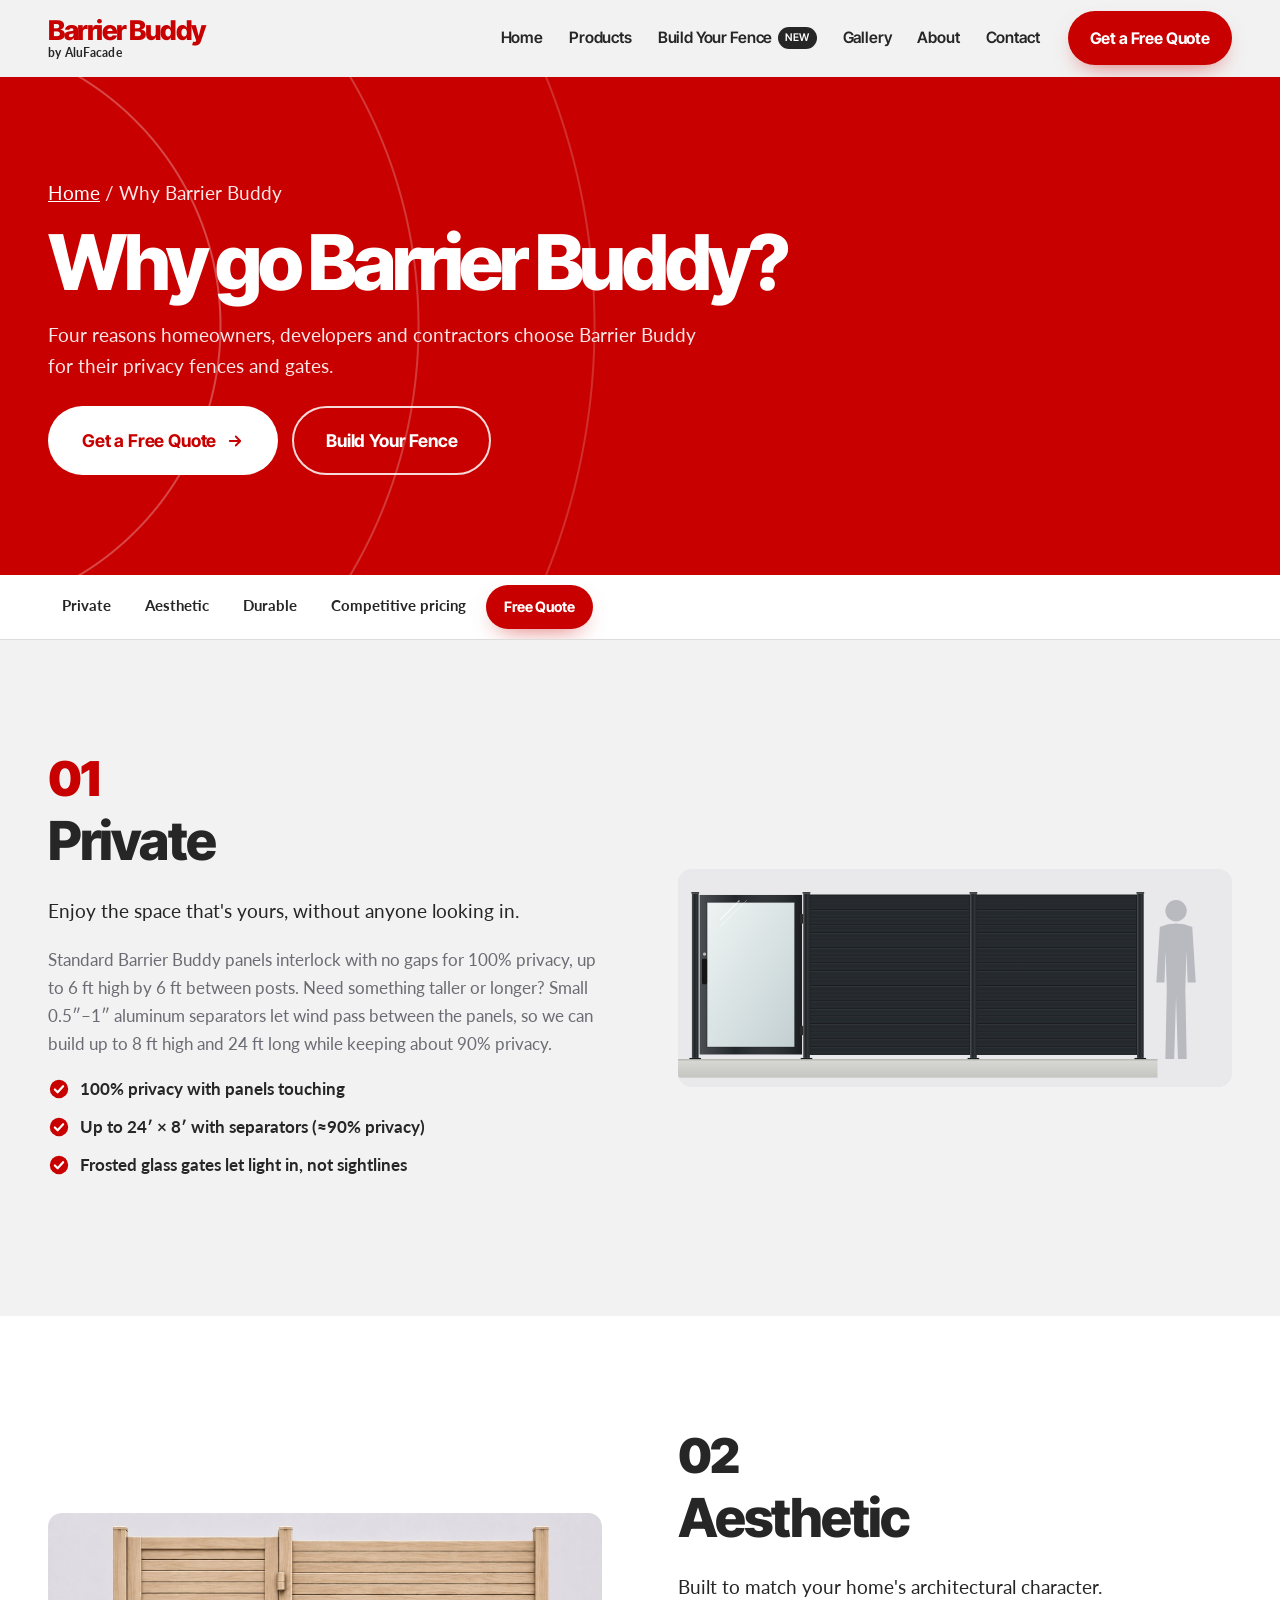
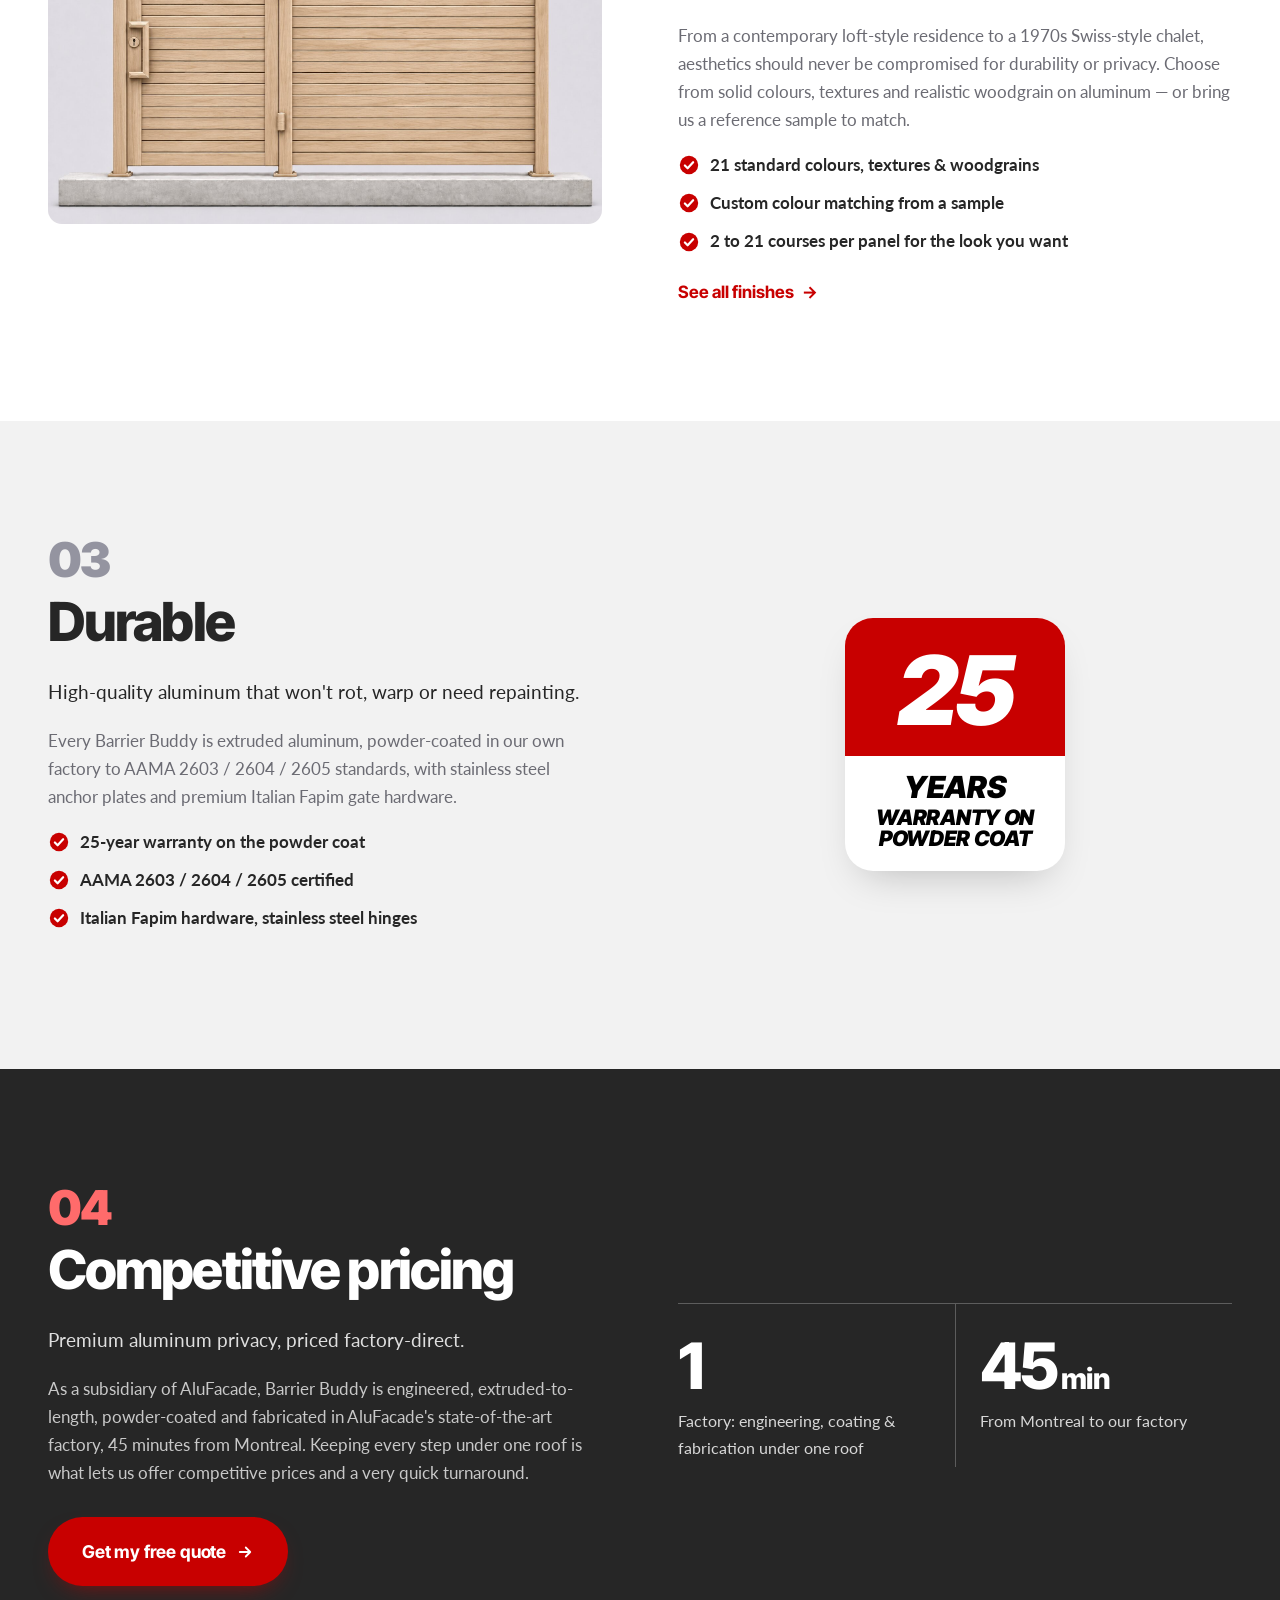
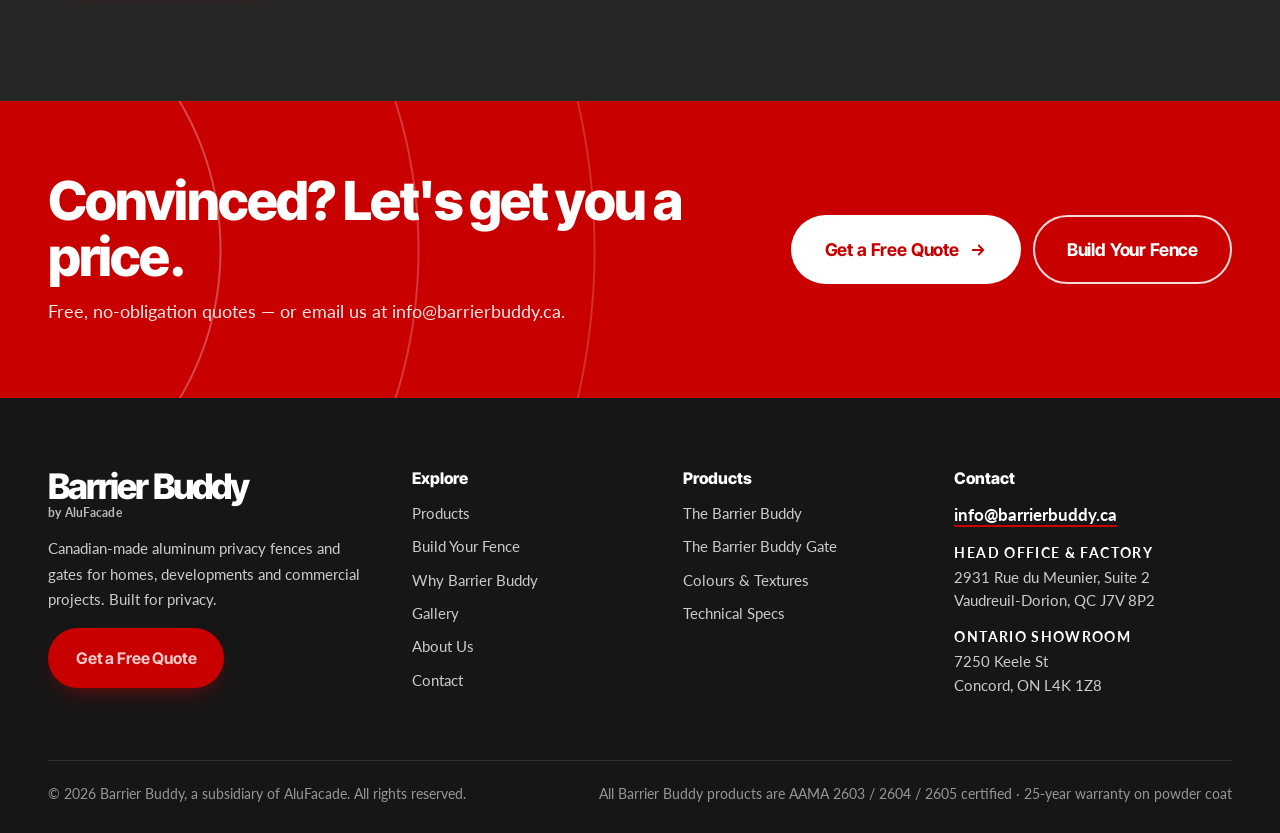
<file: why.html>
<!DOCTYPE html>
<html lang="en-CA">
<head>
<meta charset="utf-8">
<meta name="viewport" content="width=device-width, initial-scale=1">
<title>Why Go Barrier Buddy? | Barrier Buddy</title>
<meta name="description" content="Why choose Barrier Buddy aluminum privacy fences: private, aesthetic, durable and competitively priced. Made in Canada with a 25-year warranty on powder coat. info@barrierbuddy.ca">
<meta name="theme-color" content="#c80000">
<meta property="og:type" content="website">
<meta property="og:site_name" content="Barrier Buddy">
<meta property="og:title" content="Why Go Barrier Buddy? | Barrier Buddy">
<meta property="og:description" content="Why choose Barrier Buddy aluminum privacy fences: private, aesthetic, durable and competitively priced. Made in Canada with a 25-year warranty on powder coat. info@barrierbuddy.ca">
<meta property="og:image" content="assets/img/standard-configuration.jpg">
<link rel="icon" href="assets/img/favicon.svg" type="image/svg+xml">
<link rel="preconnect" href="https://fonts.googleapis.com">
<link rel="preconnect" href="https://fonts.gstatic.com" crossorigin>
<link href="https://fonts.googleapis.com/css2?family=Inter+Tight:ital,wght@0,500;0,600;0,700;0,800;0,900;1,900&amp;family=Lato:wght@300;400;700;900&amp;display=swap" rel="stylesheet">
<link rel="stylesheet" href="assets/css/styles.css">
</head>
<body>
<a class="skip-link" href="#main">Skip to content</a>
<header class="site-header">
  <div class="container site-header__inner">
    <a class="brand" href="index.html" aria-label="Barrier Buddy by AluFacade — home">
      <span class="brand__name wordmark">Barrier Buddy</span>
      <span class="brand__by">by AluFacade</span>
    </a>
    <button class="nav-toggle" type="button" aria-expanded="false" aria-controls="site-nav"><span></span><span class="sr-only">Menu</span></button>
    <nav class="nav" id="site-nav" aria-label="Main">
      <ul class="nav__list">
          <li><a class="nav__link" href="index.html">Home</a></li>
          <li><a class="nav__link" href="products.html">Products</a></li>
          <li><a class="nav__link nav__link--build" href="configurator.html">Build Your Fence <span class="tag">New</span></a></li>
          <li><a class="nav__link" href="gallery.html">Gallery</a></li>
          <li><a class="nav__link" href="about.html">About</a></li>
          <li><a class="nav__link" href="contact.html">Contact</a></li>
      </ul>
      <a class="btn btn--primary nav__cta" href="contact.html#quote">Get a Free Quote</a>
    </nav>
  </div>
</header>

<main id="main">
  <section class="page-hero rings">
    <div class="container">
      <p class="breadcrumb"><a href="index.html">Home</a> / Why Barrier Buddy</p>
      <h1 class="wordmark">Why go Barrier Buddy?</h1>
      <p>Four reasons homeowners, developers and contractors choose Barrier Buddy for their privacy fences and gates.</p>
      <div class="hero__ctas">
        <a class="btn btn--light btn--lg" href="contact.html#quote">Get a Free Quote <svg viewBox="0 0 24 24" fill="none" stroke="currentColor" stroke-width="2.4" stroke-linecap="round" stroke-linejoin="round" aria-hidden="true"><path d="M5 12h14M13 6l6 6-6 6"/></svg></a>
        <a class="btn btn--outline-light btn--lg" href="configurator.html">Build Your Fence</a>
      </div>
    </div>
  </section>

  <nav class="anchor-nav" aria-label="On this page">
    <div class="container">
      <ul>
        <li><a href="#private">Private</a></li>
        <li><a href="#aesthetic">Aesthetic</a></li>
        <li><a href="#durable">Durable</a></li>
        <li><a href="#pricing">Competitive pricing</a></li>
        <li><a class="btn btn--primary" href="contact.html#quote">Free Quote</a></li>
      </ul>
    </div>
  </nav>

  <section class="section" id="private" aria-labelledby="private-title">
    <div class="container two-col">
      <div class="reveal">
        <span class="why-num why-num--red">01</span>
        <h2 id="private-title">Private</h2>
        <p class="lead">Enjoy the space that's yours, without anyone looking in.</p>
        <p class="muted">Standard Barrier Buddy panels interlock with no gaps for 100% privacy, up to 6&nbsp;ft high by 6&nbsp;ft between posts. Need something taller or longer? Small 0.5&Prime;&ndash;1&Prime; aluminum separators let wind pass between the panels, so we can build up to 8&nbsp;ft high and 24&nbsp;ft long while keeping about 90% privacy.</p>
        <ul class="why-checks">
          <li><svg viewBox="0 0 24 24" fill="none" stroke="currentColor" stroke-width="2" stroke-linecap="round" stroke-linejoin="round" aria-hidden="true"><circle cx="12" cy="12" r="10" fill="#c80000" stroke="none"/><path d="m7.5 12.5 3 3 6-6.5" stroke="#fff" stroke-width="2.4"/></svg> 100% privacy with panels touching</li>
          <li><svg viewBox="0 0 24 24" fill="none" stroke="currentColor" stroke-width="2" stroke-linecap="round" stroke-linejoin="round" aria-hidden="true"><circle cx="12" cy="12" r="10" fill="#c80000" stroke="none"/><path d="m7.5 12.5 3 3 6-6.5" stroke="#fff" stroke-width="2.4"/></svg> Up to 24&prime; &times; 8&prime; with separators (&asymp;90% privacy)</li>
          <li><svg viewBox="0 0 24 24" fill="none" stroke="currentColor" stroke-width="2" stroke-linecap="round" stroke-linejoin="round" aria-hidden="true"><circle cx="12" cy="12" r="10" fill="#c80000" stroke="none"/><path d="m7.5 12.5 3 3 6-6.5" stroke="#fff" stroke-width="2.4"/></svg> Frosted glass gates let light in, not sightlines</li>
        </ul>
      </div>
      <div class="why-visual reveal" data-fence-preview='{"bays":2,"courses":21,"colour":"matte-black","gate":"frosted","gateWidth":4,"gatePosition":"left"}'></div>
    </div>
  </section>

  <section class="section section--white" id="aesthetic" aria-labelledby="aesthetic-title">
    <div class="container two-col">
      <img class="reveal" src="assets/img/product-light-oak-woodgrain.jpg" width="1672" height="941" alt="Barrier Buddy fence and gate in light oak woodgrain on aluminum" style="border-radius:var(--radius)" loading="lazy">
      <div class="reveal">
        <span class="why-num why-num--ink">02</span>
        <h2 id="aesthetic-title">Aesthetic</h2>
        <p class="lead">Built to match your home's architectural character.</p>
        <p class="muted">From a contemporary loft-style residence to a 1970s Swiss-style chalet, aesthetics should never be compromised for durability or privacy. Choose from solid colours, textures and realistic woodgrain on aluminum &mdash; or bring us a reference sample to match.</p>
        <ul class="why-checks">
          <li><svg viewBox="0 0 24 24" fill="none" stroke="currentColor" stroke-width="2" stroke-linecap="round" stroke-linejoin="round" aria-hidden="true"><circle cx="12" cy="12" r="10" fill="#c80000" stroke="none"/><path d="m7.5 12.5 3 3 6-6.5" stroke="#fff" stroke-width="2.4"/></svg> 21 standard colours, textures &amp; woodgrains</li>
          <li><svg viewBox="0 0 24 24" fill="none" stroke="currentColor" stroke-width="2" stroke-linecap="round" stroke-linejoin="round" aria-hidden="true"><circle cx="12" cy="12" r="10" fill="#c80000" stroke="none"/><path d="m7.5 12.5 3 3 6-6.5" stroke="#fff" stroke-width="2.4"/></svg> Custom colour matching from a sample</li>
          <li><svg viewBox="0 0 24 24" fill="none" stroke="currentColor" stroke-width="2" stroke-linecap="round" stroke-linejoin="round" aria-hidden="true"><circle cx="12" cy="12" r="10" fill="#c80000" stroke="none"/><path d="m7.5 12.5 3 3 6-6.5" stroke="#fff" stroke-width="2.4"/></svg> 2 to 21 courses per panel for the look you want</li>
        </ul>
        <a class="link-arrow" href="products.html#finishes">See all finishes</a>
      </div>
    </div>
  </section>

  <section class="section" id="durable" aria-labelledby="durable-title">
    <div class="container two-col">
      <div class="reveal">
        <span class="why-num why-num--grey">03</span>
        <h2 id="durable-title">Durable</h2>
        <p class="lead">High-quality aluminum that won't rot, warp or need repainting.</p>
        <p class="muted">Every Barrier Buddy is extruded aluminum, powder-coated in our own factory to AAMA 2603 / 2604 / 2605 standards, with stainless steel anchor plates and premium Italian Fapim gate hardware.</p>
        <ul class="why-checks">
          <li><svg viewBox="0 0 24 24" fill="none" stroke="currentColor" stroke-width="2" stroke-linecap="round" stroke-linejoin="round" aria-hidden="true"><circle cx="12" cy="12" r="10" fill="#c80000" stroke="none"/><path d="m7.5 12.5 3 3 6-6.5" stroke="#fff" stroke-width="2.4"/></svg> 25-year warranty on the powder coat</li>
          <li><svg viewBox="0 0 24 24" fill="none" stroke="currentColor" stroke-width="2" stroke-linecap="round" stroke-linejoin="round" aria-hidden="true"><circle cx="12" cy="12" r="10" fill="#c80000" stroke="none"/><path d="m7.5 12.5 3 3 6-6.5" stroke="#fff" stroke-width="2.4"/></svg> AAMA 2603 / 2604 / 2605 certified</li>
          <li><svg viewBox="0 0 24 24" fill="none" stroke="currentColor" stroke-width="2" stroke-linecap="round" stroke-linejoin="round" aria-hidden="true"><circle cx="12" cy="12" r="10" fill="#c80000" stroke="none"/><path d="m7.5 12.5 3 3 6-6.5" stroke="#fff" stroke-width="2.4"/></svg> Italian Fapim hardware, stainless steel hinges</li>
        </ul>
      </div>
      <div class="reveal" style="display:flex;justify-content:center"><div class="warranty-badge" aria-hidden="true"><strong>25</strong><span>Years<small>warranty on powder coat</small></span></div></div>
    </div>
  </section>

  <section class="section section--ink" id="pricing" aria-labelledby="pricing-title">
    <div class="container two-col">
      <div class="reveal">
        <span class="why-num" style="color:#ff6b6b">04</span>
        <h2 id="pricing-title">Competitive pricing</h2>
        <p class="lead" style="color:rgba(255,255,255,.85)">Premium aluminum privacy, priced factory-direct.</p>
        <p style="color:rgba(255,255,255,.75)">As a subsidiary of AluFacade, Barrier Buddy is engineered, extruded-to-length, powder-coated and fabricated in AluFacade's state-of-the-art factory, 45 minutes from Montreal. Keeping every step under one roof is what lets us offer competitive prices and a very quick turnaround.</p>
        <div class="hero__ctas"><a class="btn btn--primary btn--lg" href="contact.html#quote">Get my free quote <svg viewBox="0 0 24 24" fill="none" stroke="currentColor" stroke-width="2.4" stroke-linecap="round" stroke-linejoin="round" aria-hidden="true"><path d="M5 12h14M13 6l6 6-6 6"/></svg></a></div>
      </div>
      <div class="stats reveal" style="grid-template-columns:repeat(2,1fr)">
        <div class="stat"><div class="stat__num">1</div><div class="stat__label">Factory: engineering, coating &amp; fabrication under one roof</div></div>
        <div class="stat"><div class="stat__num">45<small>min</small></div><div class="stat__label">From Montreal to our factory</div></div>
      </div>
    </div>
  </section>

  
<section class="cta-band rings section--tight" aria-label="Get a free quote">
  <div class="container cta-band__inner">
    <div>
      <h2>Convinced? Let's get you a price.</h2>
      <p>Free, no-obligation quotes &mdash; or email us at info@barrierbuddy.ca.</p>
    </div>
    <div class="cta-band__actions">
      <a class="btn btn--light btn--lg" href="contact.html#quote">Get a Free Quote <svg viewBox="0 0 24 24" fill="none" stroke="currentColor" stroke-width="2.4" stroke-linecap="round" stroke-linejoin="round" aria-hidden="true"><path d="M5 12h14M13 6l6 6-6 6"/></svg></a>
      <a class="btn btn--outline-light btn--lg" href="configurator.html">Build Your Fence</a>
    </div>
  </div>
</section>
</main>
<script>
document.addEventListener("DOMContentLoaded", function () {
  document.querySelectorAll("[data-fence-preview]").forEach(function (el) {
    el.innerHTML = BarrierBuddy.fence.render(JSON.parse(el.getAttribute("data-fence-preview")), { dims: false, person: true });
  });
});
</script>

<div class="quote-bar" aria-label="Quick actions">
  <a class="btn btn--dark" href="configurator.html">Build Your Fence</a>
  <a class="btn btn--primary" href="contact.html#quote">Free Quote</a>
</div>

<footer class="site-footer">
  <div class="container">
    <div class="footer-grid">
      <div class="footer-brand">
        <a class="brand" href="index.html"><span class="brand__name wordmark">Barrier Buddy</span><span class="brand__by">by AluFacade</span></a>
        <p>Canadian-made aluminum privacy fences and gates for homes, developments and commercial projects. Built for privacy.</p>
        <a class="btn btn--primary" href="contact.html#quote">Get a Free Quote</a>
      </div>
      <div class="footer-col">
        <h4>Explore</h4>
        <ul>
          <li><a href="products.html">Products</a></li>
          <li><a href="configurator.html">Build Your Fence</a></li>
          <li><a href="why.html">Why Barrier Buddy</a></li>
          <li><a href="gallery.html">Gallery</a></li>
          <li><a href="about.html">About Us</a></li>
          <li><a href="contact.html">Contact</a></li>
        </ul>
      </div>
      <div class="footer-col">
        <h4>Products</h4>
        <ul>
          <li><a href="products.html#fence">The Barrier Buddy</a></li>
          <li><a href="products.html#gate">The Barrier Buddy Gate</a></li>
          <li><a href="products.html#finishes">Colours &amp; Textures</a></li>
          <li><a href="products.html#specs">Technical Specs</a></li>
        </ul>
      </div>
      <div class="footer-col">
        <h4>Contact</h4>
        <p style="margin:0 0 14px"><a class="footer-email" href="mailto:info@barrierbuddy.ca">info@barrierbuddy.ca</a></p>
        <address><strong>Head Office &amp; Factory</strong>2931 Rue du Meunier, Suite 2<br>Vaudreuil-Dorion, QC J7V 8P2</address>
        <address><strong>Ontario Showroom</strong>7250 Keele St<br>Concord, ON L4K 1Z8</address>
      </div>
    </div>
    <div class="footer-bottom">
      <span>&copy; <span data-year>2026</span> Barrier Buddy, a subsidiary of AluFacade. All rights reserved.</span>
      <span>All Barrier Buddy products are AAMA 2603 / 2604 / 2605 certified &middot; 25-year warranty on powder coat</span>
    </div>
  </div>
</footer>
<script src="assets/js/fence-render.js"></script>
<script src="assets/js/main.js"></script>
</body>
</html>
</file>
<file: assets/css/styles.css>
/* ==========================================================================
   Barrier Buddy — by AluFacade
   Visual system taken from the Barrier Buddy presentation:
   signal red, off-white paper, charcoal ink, cool grey; heavy tight-tracked
   display type with Lato body copy; concentric ring motif on red.
   ========================================================================== */

:root {
  --red: #c80000;
  --red-dark: #a30000;
  --red-tint: #fbe9e9;
  --ink: #262626;
  --ink-2: #3d3d3d;
  --muted: #6b6b73;
  --grey: #9494a0;
  --line: #dcdcdc;
  --paper: #f2f2f2;
  --white: #ffffff;
  --slate: #1d2a36;

  --font-display: "Inter Tight", "Helvetica Neue", Arial, sans-serif;
  --font-body: "Lato", "Helvetica Neue", Arial, sans-serif;

  --container: 1240px;
  --gutter: clamp(20px, 4vw, 48px);
  --radius: 14px;
  --radius-sm: 8px;
  --shadow: 0 18px 40px -18px rgba(0, 0, 0, 0.25);
  --header-h: 76px;
}

*,
*::before,
*::after { box-sizing: border-box; }

html { scroll-behavior: smooth; -webkit-text-size-adjust: 100%; }

body {
  margin: 0;
  font-family: var(--font-body);
  font-size: 1.0625rem;
  line-height: 1.65;
  color: var(--ink);
  background: var(--paper);
  -webkit-font-smoothing: antialiased;
}

img, svg { display: block; max-width: 100%; }
img { height: auto; }
a { color: inherit; }
button, input, select, textarea { font: inherit; color: inherit; }

:focus-visible { outline: 3px solid var(--red); outline-offset: 3px; }

.sr-only {
  position: absolute; width: 1px; height: 1px; padding: 0; margin: -1px;
  overflow: hidden; clip: rect(0 0 0 0); white-space: nowrap; border: 0;
}

.skip-link {
  position: absolute; left: 12px; top: -60px; z-index: 200;
  background: var(--ink); color: var(--white); padding: 10px 16px; border-radius: 6px;
}
.skip-link:focus { top: 12px; }

.container { width: min(100% - 2 * var(--gutter), var(--container)); margin-inline: auto; }

/* ---------- Type ---------- */
h1, h2, h3, h4 {
  font-family: var(--font-display);
  font-weight: 800;
  line-height: 1.04;
  letter-spacing: -0.035em;
  margin: 0 0 0.5em;
  color: inherit;
}
h1 { font-size: clamp(2.6rem, 6.4vw, 5.6rem); }
h2 { font-size: clamp(2rem, 4.2vw, 3.6rem); }
h3 { font-size: clamp(1.3rem, 2vw, 1.75rem); letter-spacing: -0.02em; }
h4 { font-size: 1.1rem; letter-spacing: -0.01em; }
p { margin: 0 0 1em; }

.eyebrow {
  display: inline-block;
  font-family: var(--font-body);
  font-weight: 700;
  font-size: 0.95rem;
  letter-spacing: 0.01em;
  margin-bottom: 14px;
}
.eyebrow--caps { text-transform: uppercase; letter-spacing: 0.12em; font-size: 0.78rem; }
.text-red { color: var(--red); }
.lead { font-size: clamp(1.1rem, 1.5vw, 1.3rem); line-height: 1.6; }
.muted { color: var(--muted); }
.small { font-size: 0.875rem; }

/* Wordmark */
.wordmark {
  font-family: var(--font-display);
  font-weight: 800;
  letter-spacing: -0.055em;
  line-height: 0.95;
}

/* ---------- Buttons ---------- */
.btn {
  display: inline-flex; align-items: center; justify-content: center; gap: 10px;
  padding: 15px 26px;
  border-radius: 999px;
  border: 2px solid transparent;
  font-family: var(--font-display);
  font-weight: 700;
  font-size: 1rem;
  letter-spacing: -0.01em;
  text-decoration: none;
  cursor: pointer;
  transition: transform 0.15s ease, background-color 0.15s ease, color 0.15s ease, border-color 0.15s ease, box-shadow 0.15s ease;
  white-space: nowrap;
}
.btn:hover { transform: translateY(-1px); }
.btn:active { transform: translateY(0); }
.btn svg { width: 18px; height: 18px; flex: none; }
.btn--primary { background: var(--red); color: var(--white); box-shadow: 0 10px 24px -12px rgba(200, 0, 0, 0.7); }
.btn--primary:hover { background: var(--red-dark); }
.btn--light { background: var(--white); color: var(--red); }
.btn--light:hover { background: var(--paper); }
.btn--dark { background: var(--ink); color: var(--white); }
.btn--dark:hover { background: #000; }
.btn--outline { border-color: currentColor; color: var(--ink); background: transparent; }
.btn--outline:hover { background: var(--ink); color: var(--white); border-color: var(--ink); }
.btn--outline-light { border-color: rgba(255, 255, 255, 0.85); color: var(--white); background: transparent; }
.btn--outline-light:hover { background: var(--white); color: var(--red); }
.btn--lg { padding: 18px 32px; font-size: 1.1rem; }
.btn--block { width: 100%; }

.link-arrow {
  display: inline-flex; align-items: center; gap: 8px;
  font-family: var(--font-display); font-weight: 700; text-decoration: none; color: var(--red);
}
.link-arrow::after { content: "→"; transition: transform 0.15s ease; }
.link-arrow:hover::after { transform: translateX(4px); }

/* ---------- Header ---------- */
.site-header {
  position: sticky; top: 0; z-index: 100;
  background: rgba(242, 242, 242, 0.92);
  backdrop-filter: saturate(160%) blur(10px);
  -webkit-backdrop-filter: saturate(160%) blur(10px);
  border-bottom: 1px solid transparent;
  transition: border-color 0.2s ease, box-shadow 0.2s ease;
}
.site-header.is-scrolled { border-bottom-color: var(--line); box-shadow: 0 8px 24px -20px rgba(0,0,0,.35); }
.site-header__inner { display: flex; align-items: center; justify-content: space-between; gap: 24px; height: var(--header-h); }

.brand { display: inline-flex; flex-direction: column; text-decoration: none; line-height: 1; }
.brand__name { font-size: 1.7rem; color: var(--red); }
.brand__by { font-family: var(--font-body); font-weight: 700; font-size: 0.72rem; color: var(--ink); margin-top: 3px; letter-spacing: 0.02em; }

.nav { display: flex; align-items: center; gap: 6px; }
.nav__list { display: flex; align-items: center; gap: 2px; list-style: none; margin: 0; padding: 0; }
.nav__link {
  display: block; padding: 10px 12px; border-radius: 8px;
  font-family: var(--font-display); font-weight: 600; font-size: 0.98rem; letter-spacing: -0.01em;
  text-decoration: none; color: var(--ink);
}
.nav__link:hover { color: var(--red); }
.nav__link[aria-current="page"] { color: var(--red); }
.nav__link--build { display: inline-flex; align-items: center; gap: 6px; }
.nav__link--build .tag { font-size: 0.66rem; background: var(--ink); color: #fff; border-radius: 999px; padding: 2px 7px; letter-spacing: 0.04em; text-transform: uppercase; }
.nav__cta { margin-left: 10px; padding: 12px 20px; }

.nav-toggle {
  display: none; width: 46px; height: 46px; border-radius: 10px; border: 0; background: var(--ink); color: #fff; cursor: pointer;
  align-items: center; justify-content: center;
}
.nav-toggle span, .nav-toggle span::before, .nav-toggle span::after {
  content: ""; display: block; width: 20px; height: 2px; background: currentColor; position: relative; transition: transform .2s ease, top .2s ease, opacity .2s;
}
.nav-toggle span::before { position: absolute; top: -6px; }
.nav-toggle span::after { position: absolute; top: 6px; }
.nav-toggle[aria-expanded="true"] span { background: transparent; }
.nav-toggle[aria-expanded="true"] span::before { top: 0; transform: rotate(45deg); }
.nav-toggle[aria-expanded="true"] span::after { top: 0; transform: rotate(-45deg); }

@media (max-width: 1080px) {
  .nav-toggle { display: inline-flex; }
  .nav {
    position: fixed; inset: var(--header-h) 0 auto 0; background: var(--paper);
    flex-direction: column; align-items: stretch; gap: 0; padding: 12px var(--gutter) 28px;
    border-bottom: 1px solid var(--line); box-shadow: 0 24px 40px -24px rgba(0,0,0,.35);
    transform: translateY(-8px); opacity: 0; visibility: hidden; transition: all .2s ease;
    max-height: calc(100vh - var(--header-h)); overflow-y: auto;
  }
  .nav.is-open { transform: none; opacity: 1; visibility: visible; }
  .nav__list { flex-direction: column; align-items: stretch; }
  .nav__link { padding: 14px 4px; font-size: 1.2rem; border-bottom: 1px solid var(--line); border-radius: 0; }
  .nav__cta { margin: 18px 0 0; padding: 16px; }
}

/* Mobile sticky quote bar */
.quote-bar {
  display: none;
  position: fixed; left: 0; right: 0; bottom: 0; z-index: 90;
  padding: 10px 14px calc(10px + env(safe-area-inset-bottom));
  background: rgba(255,255,255,.96); border-top: 1px solid var(--line);
  gap: 10px;
}
.quote-bar .btn { flex: 1; padding: 14px 10px; }
@media (max-width: 720px) {
  .quote-bar { display: flex; }
  body { padding-bottom: 78px; }
}

/* ---------- Sections ---------- */
.section { padding-block: clamp(64px, 9vw, 120px); }
.section--tight { padding-block: clamp(44px, 6vw, 72px); }
.section--white { background: var(--white); }
.section--ink { background: var(--ink); color: var(--white); }
.section--red { background: var(--red); color: var(--white); }
.section-head { max-width: 760px; margin-bottom: clamp(32px, 5vw, 56px); }
.section-head--center { margin-inline: auto; text-align: center; }
.section-head p { color: var(--muted); font-size: 1.15rem; }
.section--ink .section-head p, .section--red .section-head p { color: rgba(255,255,255,.82); }

/* Ring motif (from the cover slide) */
.rings { position: relative; overflow: hidden; isolation: isolate; }
.rings::before {
  content: ""; position: absolute; z-index: -1; pointer-events: none;
  width: 1500px; height: 1500px; left: -820px; top: 50%; transform: translateY(-50%);
  border-radius: 50%;
  background:
    radial-gradient(circle, transparent 0 289px, rgba(255,255,255,.28) 290px 291px, transparent 292px 487px,
      rgba(255,255,255,.22) 488px 489px, transparent 490px 663px, rgba(255,255,255,.18) 664px 665px, transparent 666px);
}

/* ---------- Hero ---------- */
.hero { background: var(--red); color: var(--white); padding-block: clamp(56px, 8vw, 110px) clamp(64px, 8vw, 110px); }
.hero__grid { display: grid; grid-template-columns: 1.05fr 1fr; gap: clamp(32px, 5vw, 72px); align-items: center; }
.hero h1 { font-size: clamp(3rem, 7.4vw, 6.4rem); margin-bottom: 0.32em; }
.hero h1 .thin { font-weight: 500; letter-spacing: -0.04em; }
.hero .lead { color: rgba(255,255,255,.92); max-width: 34ch; }
.hero__ctas { display: flex; flex-wrap: wrap; gap: 14px; margin-top: 30px; }
.hero__note { margin-top: 16px; font-size: 0.92rem; color: rgba(255,255,255,.85); display: flex; align-items: center; gap: 8px; }
.hero__note svg { width: 22px; height: 22px; flex: none; }
.hero__media { position: relative; }
.hero__media img { border-radius: var(--radius); box-shadow: 0 40px 80px -30px rgba(0,0,0,.55); }
.hero__badge {
  position: absolute; right: -14px; bottom: -26px; width: 132px; border-radius: 22px; overflow: hidden;
  box-shadow: 0 20px 40px -18px rgba(0,0,0,.6); text-align: center; background: var(--white);
}
.hero__badge strong { display: block; background: var(--red); color: #fff; font-family: var(--font-display); font-weight: 900; font-style: italic; font-size: 3.4rem; line-height: 1; padding: 14px 0 8px; letter-spacing: -0.04em; border: 3px solid #fff; border-bottom: 0; border-radius: 22px 22px 0 0; }
.hero__badge span { display: block; color: #111; font-family: var(--font-display); font-weight: 900; font-style: italic; font-size: 1rem; line-height: 1.05; padding: 8px 6px 12px; text-transform: uppercase; }

@media (max-width: 900px) {
  .hero__grid { grid-template-columns: 1fr; }
  .hero__badge { right: 10px; width: 108px; }
  .hero__badge strong { font-size: 2.7rem; }
}

/* Page hero (interior pages) */
.page-hero { background: var(--red); color: var(--white); padding-block: clamp(56px, 8vw, 100px); }
.page-hero h1 { font-size: clamp(2.6rem, 6vw, 5rem); margin-bottom: .25em; }
.page-hero p { max-width: 60ch; color: rgba(255,255,255,.9); font-size: 1.2rem; }
.page-hero .hero__ctas { margin-top: 24px; }
.breadcrumb { font-size: 0.9rem; color: rgba(255,255,255,.8); margin-bottom: 18px; }
.breadcrumb a { color: #fff; }

/* ---------- Trust strip ---------- */
.trust { background: var(--ink); color: var(--white); }
.trust__list { list-style: none; margin: 0; padding: 22px 0; display: grid; grid-template-columns: repeat(4, 1fr); gap: 18px; }
.trust__item { display: flex; align-items: center; gap: 12px; font-weight: 700; font-size: .98rem; line-height: 1.3; }
.trust__item svg { width: 30px; height: 30px; flex: none; color: #ff5a5a; }
.trust__item small { display: block; font-weight: 400; color: rgba(255,255,255,.7); font-size: .82rem; }
@media (max-width: 900px) { .trust__list { grid-template-columns: repeat(2, 1fr); } }
@media (max-width: 460px) { .trust__list { grid-template-columns: 1fr; } }

/* ---------- Split (red copy + slat image) ---------- */
.split { display: grid; grid-template-columns: 1.4fr 1fr; min-height: 560px; }
.split__copy { background: var(--red); color: #fff; padding: clamp(48px, 7vw, 110px) clamp(24px, 6vw, 96px); display: flex; flex-direction: column; justify-content: center; }
.split__copy h2 { font-size: clamp(2.4rem, 4.6vw, 4rem); }
.split__copy p { font-size: 1.2rem; line-height: 1.6; max-width: 46ch; color: rgba(255,255,255,.95); }
.split__media { background: #111 url("../img/slats.jpg") center/cover no-repeat; min-height: 320px; }
.split--reverse { grid-template-columns: 1fr 1.4fr; }
.split--reverse .split__media { order: -1; }
@media (max-width: 860px) { .split, .split--reverse { grid-template-columns: 1fr; } .split--reverse .split__media { order: 0; } }

/* ---------- Grid helpers ---------- */
.grid { display: grid; gap: clamp(18px, 2.4vw, 28px); }
.grid--2 { grid-template-columns: repeat(2, 1fr); }
.grid--3 { grid-template-columns: repeat(3, 1fr); }
.grid--4 { grid-template-columns: repeat(4, 1fr); }
@media (max-width: 980px) { .grid--4 { grid-template-columns: repeat(2, 1fr); } .grid--3 { grid-template-columns: repeat(2, 1fr); } }
@media (max-width: 640px) { .grid--2, .grid--3, .grid--4 { grid-template-columns: 1fr; } }

.two-col { display: grid; grid-template-columns: 1fr 1fr; gap: clamp(32px, 6vw, 88px); align-items: center; }
.two-col--top { align-items: start; }
@media (max-width: 900px) { .two-col { grid-template-columns: 1fr; } }

/* ---------- Cards ---------- */
.card { background: var(--white); border-radius: var(--radius); overflow: hidden; display: flex; flex-direction: column; box-shadow: 0 1px 0 rgba(0,0,0,.04); transition: transform .2s ease, box-shadow .2s ease; }
.card:hover { transform: translateY(-3px); box-shadow: var(--shadow); }
.card__media { background: #e6e6e9; aspect-ratio: 16/10; overflow: hidden; }
.card__media img, .card__media svg { width: 100%; height: 100%; object-fit: cover; }
.card__body { padding: 26px 26px 30px; display: flex; flex-direction: column; flex: 1; }
.card__body h3 { margin-bottom: .35em; }
.card__body p { color: var(--muted); }
.card__body .link-arrow, .card__body .btn { margin-top: auto; align-self: flex-start; }
.card__kicker { font-weight: 700; font-size: .8rem; text-transform: uppercase; letter-spacing: .12em; color: var(--red); margin-bottom: 8px; }

.spec-chips { display: flex; flex-wrap: wrap; gap: 8px; list-style: none; margin: 0 0 22px; padding: 0; }
.spec-chips li { background: var(--paper); border-radius: 999px; padding: 6px 12px; font-size: .86rem; font-weight: 700; }

/* Explore tiles */
.tiles { display: grid; grid-template-columns: repeat(4, 1fr); gap: 16px; }
.tile {
  position: relative; display: flex; flex-direction: column; justify-content: space-between; gap: 40px;
  min-height: 240px; padding: 26px; border-radius: var(--radius); text-decoration: none;
  background: var(--paper); color: var(--ink); overflow: hidden; transition: transform .2s ease, background-color .2s ease, color .2s ease;
}
.tile:hover { transform: translateY(-3px); background: var(--ink); color: #fff; }
.tile--red { background: var(--red); color: #fff; }
.tile--red:hover { background: var(--red-dark); }
.tile__num { font-family: var(--font-display); font-weight: 700; font-size: .9rem; opacity: .6; }
.tile h3 { font-size: 1.7rem; margin: 0 0 6px; }
.tile p { margin: 0; opacity: .8; font-size: .98rem; }
.tile__arrow { position: absolute; top: 22px; right: 22px; width: 40px; height: 40px; border-radius: 50%; border: 2px solid currentColor; display: grid; place-items: center; font-weight: 700; }
@media (max-width: 980px) { .tiles { grid-template-columns: repeat(2, 1fr); } }
@media (max-width: 520px) { .tiles { grid-template-columns: 1fr; } .tile { min-height: 180px; } }

/* Why circles (from "Why go Barrier Buddy?") */
.why { display: grid; grid-template-columns: 1fr auto; gap: clamp(32px, 6vw, 96px); align-items: center; }
.why__circles { display: flex; flex-direction: column; align-items: center; }
.why__circle {
  width: clamp(190px, 20vw, 250px); aspect-ratio: 1; border-radius: 50%;
  display: grid; place-items: center; text-align: center;
  font-family: var(--font-display); font-weight: 800; font-size: clamp(1.6rem, 2.4vw, 2.2rem); letter-spacing: -0.02em; color: #f2f2f2;
}
.why__circle + .why__circle { margin-top: -38px; }
.why__circle--red { background: var(--red); position: relative; z-index: 3; }
.why__circle--ink { background: var(--ink); position: relative; z-index: 2; }
.why__circle--grey { background: var(--grey); position: relative; z-index: 1; }
.why__circle--outline { background: var(--white); color: var(--red); box-shadow: inset 0 0 0 4px var(--red); position: relative; z-index: 0; font-size: clamp(1.25rem, 1.9vw, 1.7rem); line-height: 1.05; }
.why__circles .why__circle { width: clamp(170px, 17vw, 215px); }
.hero__badge span small { display: block; font-size: .62rem; font-style: normal; font-weight: 800; letter-spacing: .02em; margin-top: 4px; color: var(--red); }
.why__points { list-style: none; margin: 28px 0 0; padding: 0; display: grid; gap: 18px; }
.why__points li { display: grid; grid-template-columns: 14px 1fr; gap: 16px; }
.why__points li::before { content: ""; width: 14px; height: 14px; border-radius: 50%; background: var(--red); margin-top: 7px; }
.why__points li:nth-child(2)::before { background: var(--ink); }
.why__points li:nth-child(3)::before { background: var(--grey); }
.why__points strong { font-family: var(--font-display); font-size: 1.15rem; display: block; }
@media (max-width: 860px) {
  .why { grid-template-columns: 1fr; }
  .why__circles { flex-direction: row; justify-content: center; }
  .why__circles .why__circle { width: 26vw; max-width: 150px; font-size: 1rem; }
  .why__circle + .why__circle { margin-top: 0; margin-left: -18px; }
}

/* Stats */
.stats { display: grid; grid-template-columns: repeat(4, 1fr); gap: 0; border-top: 1px solid rgba(255,255,255,.25); }
.stat { padding: 30px 24px 6px 0; }
.stat + .stat { padding-left: 24px; border-left: 1px solid rgba(255,255,255,.25); }
.stat__num { font-family: var(--font-display); font-weight: 800; font-size: clamp(2.8rem, 5vw, 4.4rem); letter-spacing: -0.05em; line-height: 1; }
.stat__num small { font-size: .45em; letter-spacing: -0.02em; margin-left: 4px; }
.stat__label { margin-top: 10px; color: rgba(255,255,255,.82); font-size: 1rem; }
.section:not(.section--ink):not(.section--red) .stats { border-top-color: var(--line); }
.section:not(.section--ink):not(.section--red) .stat + .stat { border-left-color: var(--line); }
.section:not(.section--ink):not(.section--red) .stat__label { color: var(--muted); }
@media (max-width: 860px) {
  .stats { grid-template-columns: repeat(2, 1fr); }
  .stat:nth-child(3) { padding-left: 0; border-left: 0; }
}

/* Steps */
.steps { list-style: none; margin: 0; padding: 0; display: grid; grid-template-columns: repeat(4, 1fr); gap: 18px; counter-reset: step; }
.step { background: var(--white); border-radius: var(--radius); padding: 28px 24px; position: relative; }
.step::before {
  counter-increment: step; content: "0" counter(step);
  display: block; font-family: var(--font-display); font-weight: 800; font-size: 2.6rem; color: var(--red); letter-spacing: -0.04em; line-height: 1; margin-bottom: 18px;
}
.step h3 { font-size: 1.3rem; }
.step p { color: var(--muted); margin: 0; font-size: 1rem; }
@media (max-width: 980px) { .steps { grid-template-columns: repeat(2, 1fr); } }
@media (max-width: 520px) { .steps { grid-template-columns: 1fr; } }

/* Audience */
.audience { display: grid; grid-template-columns: repeat(3, 1fr); gap: 18px; }
.audience__item { border-top: 4px solid var(--red); padding-top: 22px; }
.audience__item:nth-child(2) { border-top-color: var(--ink); }
.audience__item:nth-child(3) { border-top-color: var(--grey); }
.audience__item p { color: var(--muted); }
@media (max-width: 860px) { .audience { grid-template-columns: 1fr; } }

/* Big fact */
.big-fact { display: grid; grid-template-columns: 1.2fr 1fr; gap: clamp(32px, 6vw, 80px); align-items: center; }
.big-fact__shout { font-family: var(--font-display); font-weight: 900; font-size: clamp(3rem, 8vw, 7rem); letter-spacing: -0.05em; line-height: .9; margin: 18px 0 0; text-transform: uppercase; }
.big-fact__visual { background: var(--white); border-radius: var(--radius); padding: 28px; }
.big-fact__visual svg { width: 100%; height: auto; }
@media (max-width: 860px) { .big-fact { grid-template-columns: 1fr; } }

/* Warranty badge (from slide 8) */
.warranty-badge { width: 220px; border-radius: 28px; overflow: hidden; background: #fff; box-shadow: var(--shadow); text-align: center; flex: none; }
.warranty-badge strong { display: block; background: var(--red); color: #fff; font-family: var(--font-display); font-weight: 900; font-style: italic; font-size: 6rem; letter-spacing: -0.05em; line-height: 1; padding: 24px 0 18px; }
.warranty-badge span { display: block; font-family: var(--font-display); font-weight: 900; font-style: italic; text-transform: uppercase; font-size: 1.9rem; line-height: 1; padding: 16px 8px 22px; color: #000; letter-spacing: -0.01em; }
.warranty-badge span small { display: block; font-size: .7em; margin-top: 4px; }

/* ---------- CTA band ---------- */
.cta-band { background: var(--red); color: #fff; }
.cta-band__inner { display: grid; grid-template-columns: 1.3fr auto; gap: 32px; align-items: center; }
.cta-band h2 { margin-bottom: .2em; }
.cta-band p { color: rgba(255,255,255,.9); margin: 0; font-size: 1.15rem; }
.cta-band__actions { display: flex; flex-wrap: wrap; gap: 12px; }
@media (max-width: 860px) { .cta-band__inner { grid-template-columns: 1fr; } }

/* ---------- Forms ---------- */
.form { display: grid; grid-template-columns: 1fr 1fr; gap: 18px 18px; }
.form__full { grid-column: 1 / -1; }
.field { display: flex; flex-direction: column; gap: 7px; }
.field label, .field legend { font-weight: 700; font-size: .92rem; }
.field .req { color: var(--red); }
.field input, .field select, .field textarea {
  width: 100%; padding: 14px 15px; border-radius: 10px; border: 1.5px solid #cfcfd4; background: #fff;
  transition: border-color .15s ease, box-shadow .15s ease;
}
.field textarea { min-height: 120px; resize: vertical; }
.field input:focus, .field select:focus, .field textarea:focus { outline: none; border-color: var(--ink); box-shadow: 0 0 0 4px rgba(38,38,38,.1); }
.field input[aria-invalid="true"], .field select[aria-invalid="true"] { border-color: var(--red); box-shadow: 0 0 0 4px rgba(200,0,0,.12); }
.field__error { color: var(--red); font-size: .85rem; font-weight: 700; min-height: 0; }
.field__hint { color: var(--muted); font-size: .84rem; }
.choice-row, .field.choice-row { display: flex; flex-direction: row; flex-wrap: wrap; gap: 8px; border: 0; padding: 0; margin: 0; min-width: 0; }
.choice-row legend { margin-bottom: 8px; padding: 0; }
.choice { position: relative; }
.choice input { position: absolute; opacity: 0; inset: 0; cursor: pointer; }
.choice span { display: inline-block; padding: 10px 16px; border-radius: 999px; border: 1.5px solid #cfcfd4; background: #fff; font-weight: 700; font-size: .92rem; cursor: pointer; transition: all .15s; }
.choice input:checked + span { background: var(--ink); border-color: var(--ink); color: #fff; }
.choice input:focus-visible + span { outline: 3px solid var(--red); outline-offset: 2px; }
.checkbox { display: flex; gap: 10px; align-items: flex-start; font-size: .9rem; color: var(--muted); }
.checkbox input { margin-top: 4px; accent-color: var(--red); width: 18px; height: 18px; flex: none; }
.form__submit { display: flex; flex-wrap: wrap; align-items: center; gap: 16px; }
.form__submit p { margin: 0; font-size: .88rem; color: var(--muted); }
@media (max-width: 640px) { .form { grid-template-columns: 1fr; } }

.form-panel { background: #fff; border-radius: 20px; padding: clamp(24px, 4vw, 44px); box-shadow: var(--shadow); color: var(--ink); }
.form-panel h2, .form-panel h3 { color: var(--ink); }
.form-success { text-align: center; padding: 30px 10px; }
.form-success__icon { width: 74px; height: 74px; border-radius: 50%; background: var(--red); color: #fff; display: grid; place-items: center; margin: 0 auto 18px; }
.form-success__icon svg { width: 36px; height: 36px; }
.form-status { font-weight: 700; color: var(--red); }

.config-attached { background: var(--paper); border-radius: 12px; padding: 16px 18px; border-left: 4px solid var(--red); }
.config-attached__head { display: flex; align-items: center; justify-content: space-between; gap: 10px; margin-bottom: 6px; }
.config-attached pre { white-space: pre-wrap; font-family: var(--font-body); font-size: .9rem; margin: 0; color: var(--ink-2); }
.config-attached button { background: none; border: 0; color: var(--red); font-weight: 700; cursor: pointer; padding: 4px; }

/* Quote section (home) */
.quote-section .two-col { align-items: start; }
.quote-perks { list-style: none; margin: 28px 0 0; padding: 0; display: grid; gap: 14px; }
.quote-perks li { display: flex; gap: 12px; align-items: flex-start; font-size: 1.08rem; }
.quote-perks svg { width: 24px; height: 24px; flex: none; margin-top: 2px; }

/* ---------- Footer ---------- */
.site-footer { background: #161616; color: rgba(255,255,255,.78); padding-top: 72px; font-size: .96rem; }
.site-footer a { color: rgba(255,255,255,.78); text-decoration: none; }
.site-footer a:hover { color: #fff; }
.footer-grid { display: grid; grid-template-columns: 1.4fr 1fr 1fr 1.2fr; gap: 40px; padding-bottom: 48px; border-bottom: 1px solid rgba(255,255,255,.12); }
.footer-brand .brand__name { color: #fff; font-size: 2.2rem; }
.footer-brand .brand__by { color: rgba(255,255,255,.7); }
.footer-brand p { margin-top: 18px; max-width: 36ch; }
.footer-col h4 { color: #fff; font-size: 1rem; margin-bottom: 14px; letter-spacing: 0; }
.footer-col ul { list-style: none; margin: 0; padding: 0; display: grid; gap: 8px; }
.footer-col address { font-style: normal; line-height: 1.55; margin-bottom: 14px; }
.site-footer .footer-email { color: #fff; font-weight: 700; font-size: 1.05rem; border-bottom: 2px solid var(--red); }
.form__submit p a, .form-success a:not(.btn), .form-status a { color: var(--red); font-weight: 700; }
.footer-col address strong { color: #fff; display: block; font-size: .85rem; text-transform: uppercase; letter-spacing: .1em; margin-bottom: 2px; }
.footer-bottom { display: flex; flex-wrap: wrap; justify-content: space-between; gap: 12px; padding: 22px 0 28px; font-size: .85rem; color: rgba(255,255,255,.55); }
@media (max-width: 980px) { .footer-grid { grid-template-columns: 1fr 1fr; } }
@media (max-width: 560px) { .footer-grid { grid-template-columns: 1fr; } }

/* ---------- Products page ---------- */
.product-hero { display: grid; grid-template-columns: 1.15fr 1fr; gap: clamp(28px, 5vw, 72px); align-items: center; }
.product-hero__media { background: #e7e7ea; border-radius: var(--radius); overflow: hidden; }
@media (max-width: 900px) { .product-hero { grid-template-columns: 1fr; } }

.spec-table { width: 100%; border-collapse: collapse; font-size: .98rem; background: #fff; border-radius: var(--radius); overflow: hidden; }
.spec-table th, .spec-table td { text-align: left; padding: 13px 18px; border-bottom: 1px solid #ececec; vertical-align: top; }
.spec-table th { width: 42%; font-weight: 700; color: var(--ink); }
.spec-table td { color: var(--ink-2); }
.spec-table tr:last-child th, .spec-table tr:last-child td { border-bottom: 0; }
.spec-table caption { text-align: left; font-family: var(--font-display); font-weight: 800; font-size: 1.2rem; padding: 0 0 12px; letter-spacing: -0.02em; }

.parts-table { width: 100%; border-collapse: collapse; font-size: .88rem; background: #fff; }
.parts-table th, .parts-table td { padding: 9px 12px; border-bottom: 1px solid #ececec; text-align: left; }
.parts-table thead th { background: var(--ink); color: #fff; font-weight: 700; text-transform: uppercase; letter-spacing: .06em; font-size: .74rem; }
.table-wrap { overflow-x: auto; border-radius: var(--radius-sm); }

.courses { display: grid; grid-template-columns: repeat(3, 1fr); gap: 16px; }
.course { background: #fff; border-radius: var(--radius-sm); padding: 16px 16px 14px; }
.course svg { width: 100%; height: auto; }
.course strong { display: block; margin-top: 10px; font-family: var(--font-display); }
.course span { color: var(--muted); font-size: .85rem; }
@media (max-width: 760px) { .courses { grid-template-columns: repeat(2, 1fr); } }

.swatch-group { margin-bottom: 38px; }
.swatch-group h3 { font-family: var(--font-body); font-weight: 900; text-transform: uppercase; letter-spacing: .1em; font-size: .85rem; color: var(--muted); margin-bottom: 14px; }
.swatches { display: grid; grid-template-columns: repeat(8, 1fr); gap: 14px; list-style: none; margin: 0; padding: 0; }
.swatch__chip { aspect-ratio: 16/10; border-radius: 6px; background-size: cover; background-position: center; box-shadow: 0 6px 0 -2px rgba(0,0,0,.06), inset 0 0 0 1px rgba(0,0,0,.06); }
.swatch__name { display: block; margin-top: 8px; font-weight: 700; font-size: .9rem; }
@media (max-width: 980px) { .swatches { grid-template-columns: repeat(4, 1fr); } }
@media (max-width: 480px) { .swatches { grid-template-columns: repeat(2, 1fr); } }

.drawing { background: #f4f6f7; border-radius: var(--radius); overflow: hidden; border: 1px solid #e2e6e8; }
.drawing figcaption { padding: 14px 18px; font-size: .88rem; color: var(--muted); background: #fff; border-top: 1px solid #e2e6e8; }

.tabs { display: flex; flex-wrap: wrap; gap: 8px; margin-bottom: 22px; }
.tab { border: 1.5px solid #cfcfd4; background: #fff; padding: 10px 18px; border-radius: 999px; font-family: var(--font-display); font-weight: 700; cursor: pointer; }
.tab[aria-selected="true"] { background: var(--ink); color: #fff; border-color: var(--ink); }

.pill-list { display: flex; flex-wrap: wrap; gap: 10px; list-style: none; padding: 0; margin: 0; }
.pill-list li { padding: 10px 16px; border-radius: 999px; background: #fff; font-weight: 700; border: 1px solid var(--line); }

.anchor-nav { position: sticky; top: var(--header-h); z-index: 50; background: var(--white); border-bottom: 1px solid var(--line); }
.anchor-nav ul { display: flex; gap: 6px; list-style: none; margin: 0; padding: 10px 0; overflow-x: auto; scrollbar-width: none; }
.anchor-nav a { display: block; white-space: nowrap; padding: 8px 14px; border-radius: 999px; text-decoration: none; font-weight: 700; font-size: .92rem; }
.anchor-nav a:hover { background: var(--paper); }
.anchor-nav .btn { padding: 8px 16px; font-size: .9rem; }

/* ---------- About ---------- */
.family { display: grid; grid-template-columns: repeat(3, 1fr); gap: 12px; list-style: none; padding: 0; margin: 0; }
.family li { background: #fff; border-radius: var(--radius-sm); padding: 20px 18px; font-family: var(--font-display); font-weight: 700; font-size: 1.05rem; border-top: 4px solid var(--ink); }
.family li.is-us { background: var(--red); color: #fff; border-top-color: var(--red-dark); }
@media (max-width: 980px) { .family { grid-template-columns: repeat(2, 1fr); } }

.locations { display: grid; grid-template-columns: repeat(2, 1fr); gap: 22px; }
.location { background: #fff; border-radius: var(--radius); overflow: hidden; display: flex; flex-direction: column; }
.location__map { aspect-ratio: 16/9; border: 0; width: 100%; background: #e5e5e5; }
.location__body { padding: 26px; }
.location__body address { font-style: normal; font-size: 1.1rem; line-height: 1.5; margin-bottom: 14px; }
.location__tag { display: inline-block; font-size: .75rem; font-weight: 900; text-transform: uppercase; letter-spacing: .12em; color: var(--red); margin-bottom: 8px; }
@media (max-width: 860px) { .locations { grid-template-columns: 1fr; } }

.feature-list { list-style: none; padding: 0; margin: 0; display: grid; gap: 22px; }
.feature-list li { display: grid; grid-template-columns: 48px 1fr; gap: 16px; }
.feature-list .ico { width: 48px; height: 48px; border-radius: 12px; background: var(--red); color: #fff; display: grid; place-items: center; }
.feature-list .ico svg { width: 24px; height: 24px; }
.feature-list h3 { font-size: 1.2rem; margin-bottom: .25em; }
.feature-list p { margin: 0; color: var(--muted); }
.section--ink .feature-list p { color: rgba(255,255,255,.75); }

/* ---------- Gallery ---------- */
.filters { display: flex; flex-wrap: wrap; gap: 8px; margin-bottom: 28px; }
.gallery { columns: 3 320px; column-gap: 18px; }
.gallery__item { break-inside: avoid; margin: 0 0 18px; border-radius: var(--radius); overflow: hidden; background: #fff; position: relative; }
.gallery__item[hidden] { display: none; }
.gallery__btn { display: block; width: 100%; padding: 0; border: 0; background: none; cursor: zoom-in; text-align: left; }
.gallery__btn img, .gallery__btn svg { width: 100%; height: auto; transition: transform .35s ease; }
.gallery__btn:hover img, .gallery__btn:hover svg { transform: scale(1.03); }
.gallery__cap { padding: 14px 16px 16px; }
.gallery__cap strong { display: block; font-family: var(--font-display); font-size: 1.05rem; letter-spacing: -0.01em; }
.gallery__cap span { color: var(--muted); font-size: .88rem; }
.gallery__tag { position: absolute; top: 12px; left: 12px; z-index: 1; background: rgba(255,255,255,.94); border-radius: 999px; padding: 4px 10px; font-size: .74rem; font-weight: 900; text-transform: uppercase; letter-spacing: .08em; }
.gallery__cta { background: var(--red); color: #fff; padding: 34px 28px; }
.gallery__cta h3 { font-size: 1.9rem; }
.gallery__cta p { color: rgba(255,255,255,.9); }

.lightbox { position: fixed; inset: 0; z-index: 300; background: rgba(10,10,10,.92); display: grid; place-items: center; padding: 30px; }
.lightbox[hidden] { display: none; }
.lightbox figure { margin: 0; max-width: min(1200px, 100%); max-height: 100%; display: flex; flex-direction: column; align-items: center; }
.lightbox img, .lightbox svg { max-height: 78vh; width: auto; max-width: 100%; border-radius: 10px; background: #fff; }
.lightbox figcaption { color: #fff; margin-top: 14px; text-align: center; }
.lightbox__close, .lightbox__nav { position: absolute; background: rgba(255,255,255,.12); color: #fff; border: 0; width: 52px; height: 52px; border-radius: 50%; font-size: 1.6rem; cursor: pointer; display: grid; place-items: center; }
.lightbox__close { top: 18px; right: 18px; }
.lightbox__nav--prev { left: 18px; top: 50%; }
.lightbox__nav--next { right: 18px; top: 50%; }
.lightbox__close:hover, .lightbox__nav:hover { background: var(--red); }

/* ---------- Contact ---------- */
.contact-grid { display: grid; grid-template-columns: 1.5fr 1fr; gap: clamp(28px, 4vw, 56px); align-items: start; }
.contact-aside { display: grid; gap: 18px; }
.info-card { background: #fff; border-radius: var(--radius); padding: 26px; }
.info-card h3 { font-size: 1.25rem; }
.info-card address { font-style: normal; line-height: 1.55; }
.info-card--red { background: var(--red); color: #fff; }
.info-card--red p { color: rgba(255,255,255,.9); }
@media (max-width: 980px) { .contact-grid { grid-template-columns: 1fr; } }

.faq details { background: #fff; border-radius: var(--radius-sm); padding: 0 22px; margin-bottom: 10px; }
.faq summary { cursor: pointer; list-style: none; padding: 20px 30px 20px 0; font-family: var(--font-display); font-weight: 700; font-size: 1.1rem; position: relative; }
.faq summary::-webkit-details-marker { display: none; }
.faq summary::after { content: "+"; position: absolute; right: 0; top: 50%; transform: translateY(-50%); font-size: 1.6rem; color: var(--red); transition: transform .2s; }
.faq details[open] summary::after { transform: translateY(-50%) rotate(45deg); }
.faq details p { color: var(--muted); padding-bottom: 20px; margin: 0; }

/* ---------- Reveal on scroll ---------- */
.reveal { opacity: 0; transform: translateY(18px); transition: opacity .6s ease, transform .6s ease; }
.reveal.is-visible { opacity: 1; transform: none; }
@media (prefers-reduced-motion: reduce) {
  html { scroll-behavior: auto; }
  .reveal { opacity: 1; transform: none; transition: none; }
  * { transition-duration: 0.01ms !important; animation-duration: 0.01ms !important; }
}

/* ==========================================================================
   Configurator — "Build Your Fence"
   ========================================================================== */
.cfg-intro { background: var(--red); color: #fff; padding: 40px 0 36px; }
.cfg-intro__inner { display: flex; align-items: flex-end; justify-content: space-between; gap: 24px; flex-wrap: wrap; }
.cfg-intro h1 { font-size: clamp(2.4rem, 5vw, 4rem); margin-bottom: .15em; }
.cfg-intro p { margin: 0; color: rgba(255,255,255,.9); font-size: 1.1rem; }
.cfg-intro .breadcrumb { margin-bottom: 10px; }

.cfg { display: grid; grid-template-columns: minmax(0, 1.35fr) minmax(340px, 1fr); gap: clamp(20px, 3vw, 40px); padding-block: 32px 80px; align-items: start; }
.cfg__stage { position: sticky; top: calc(var(--header-h) + 16px); }
.cfg__preview { background: #e9e9ec; border-radius: var(--radius); overflow: hidden; min-height: 260px; display: grid; place-items: center; padding: 10px; }
.cfg__preview svg { width: 100%; height: auto; max-height: 60vh; }
.cfg__readout { display: grid; grid-template-columns: repeat(6, 1fr); background: var(--ink); color: #fff; border-radius: var(--radius); margin-top: 12px; overflow: hidden; }
.cfg__readout div { padding: 14px 12px; border-left: 1px solid rgba(255,255,255,.12); }
.cfg__readout div:first-child { border-left: 0; }
.cfg__readout span { display: block; font-size: .72rem; text-transform: uppercase; letter-spacing: .1em; color: rgba(255,255,255,.6); font-weight: 700; }
.cfg__readout strong { font-family: var(--font-display); font-size: 1.3rem; letter-spacing: -0.02em; }

.cfg__controls { display: grid; gap: 14px; }
.cfg-step { background: #fff; border: 0; border-radius: var(--radius); padding: 22px 22px 24px; margin: 0; min-width: 0; scroll-margin-top: calc(var(--header-h) + 16px); }
.cfg-step legend { float: left; width: 100%; display: flex; align-items: center; gap: 12px; font-family: var(--font-display); font-weight: 800; font-size: 1.3rem; letter-spacing: -0.02em; margin-bottom: 16px; padding: 0; }
.cfg-step legend + * { clear: both; }
.cfg-step__n { width: 32px; height: 32px; border-radius: 50%; background: var(--red); color: #fff; display: grid; place-items: center; font-size: .95rem; flex: none; }
.cfg-help { color: var(--muted); font-size: .95rem; margin: 0 0 14px; }
.cfg-gap-help { margin: 10px 0 0; font-size: .88rem; }
#privacy-out { font-family: var(--font-display); font-weight: 800; color: var(--red); }
.cfg-note { background: var(--red-tint); color: var(--red-dark); border-radius: 8px; padding: 10px 12px; font-size: .88rem; font-weight: 700; margin: 12px 0 0; }
.cfg-label { font-weight: 700; font-size: .95rem; }

.cfg-field { margin-bottom: 20px; }
.cfg-field:last-child { margin-bottom: 0; }
.cfg-field__head { display: flex; justify-content: space-between; align-items: baseline; gap: 12px; margin-bottom: 8px; }
.cfg-field__head label { font-weight: 700; font-size: .95rem; }
.cfg-field__head output { font-family: var(--font-display); font-weight: 800; font-size: 1.2rem; color: var(--red); }
.cfg-scale { display: flex; justify-content: space-between; font-size: .78rem; color: var(--muted); margin-top: 4px; }

input[type="range"] { -webkit-appearance: none; appearance: none; width: 100%; height: 28px; background: transparent; cursor: pointer; }
input[type="range"]::-webkit-slider-runnable-track { height: 6px; border-radius: 6px; background: #e1e1e5; }
input[type="range"]::-moz-range-track { height: 6px; border-radius: 6px; background: #e1e1e5; }
input[type="range"]::-moz-range-progress { height: 6px; border-radius: 6px; background: var(--red); }
input[type="range"]::-webkit-slider-thumb { -webkit-appearance: none; width: 24px; height: 24px; border-radius: 50%; background: var(--red); border: 4px solid #fff; box-shadow: 0 2px 8px rgba(0,0,0,.3); margin-top: -9px; }
input[type="range"]::-moz-range-thumb { width: 18px; height: 18px; border-radius: 50%; background: var(--red); border: 4px solid #fff; box-shadow: 0 2px 8px rgba(0,0,0,.3); }
input[type="range"]:focus-visible { outline: none; }
input[type="range"]:focus-visible::-webkit-slider-thumb { box-shadow: 0 0 0 4px rgba(200,0,0,.3); }

.cfg-length { margin-top: 14px; background: var(--paper); border-radius: 10px; padding: 12px 14px; }
.cfg-length label { font-size: .88rem; font-weight: 700; display: block; margin-bottom: 6px; }
.cfg-length__row { display: flex; align-items: center; gap: 8px; }
.cfg-length__row input, .cfg-input { flex: 1; min-width: 0; padding: 10px 12px; border-radius: 8px; border: 1.5px solid #cfcfd4; background: #fff; }
.cfg-input { width: 100%; margin-top: 10px; }
.cfg-length__row .btn { padding: 10px 16px; font-size: .9rem; }

.cfg-cards { display: grid; grid-template-columns: repeat(3, 1fr); gap: 10px; }
.cfg-card { position: relative; cursor: pointer; }
.cfg-card input { position: absolute; opacity: 0; inset: 0; cursor: pointer; }
.cfg-card__body { display: block; border: 2px solid #e1e1e5; border-radius: 10px; padding: 8px 8px 10px; transition: border-color .15s, box-shadow .15s; height: 100%; }
.cfg-card__body svg { width: 100%; height: auto; border-radius: 6px; aspect-ratio: 16/11; }
.cfg-card strong { display: block; font-family: var(--font-display); font-size: .95rem; margin-top: 8px; line-height: 1.2; }
.cfg-card small { color: var(--muted); font-size: .78rem; }
.cfg-card input:checked + .cfg-card__body { border-color: var(--red); box-shadow: 0 0 0 3px rgba(200,0,0,.12); }
.cfg-card input:focus-visible + .cfg-card__body { outline: 3px solid var(--red); outline-offset: 2px; }
.cfg-card:hover .cfg-card__body { border-color: #b9b9c0; }

.cfg-swatches { display: grid; grid-template-columns: repeat(4, 1fr); gap: 10px; }
.cfg-swatch { position: relative; cursor: pointer; text-align: center; }
.cfg-swatch input { position: absolute; opacity: 0; inset: 0; cursor: pointer; }
.cfg-swatch__chip { display: block; aspect-ratio: 16/10; border-radius: 8px; background-size: cover; background-position: center; box-shadow: inset 0 0 0 1px rgba(0,0,0,.08); border: 3px solid #fff; outline: 2px solid #e1e1e5; transition: outline-color .15s; }
.cfg-swatch__name { display: block; font-size: .8rem; font-weight: 700; margin-top: 6px; line-height: 1.2; }
.cfg-swatch input:checked + .cfg-swatch__chip { outline: 3px solid var(--red); }
.cfg-swatch input:focus-visible + .cfg-swatch__chip { outline: 3px solid var(--ink); }

.cfg-pills { display: flex; flex-wrap: wrap; gap: 8px; }
.cfg-pills .choice input:disabled + span { opacity: .4; cursor: not-allowed; }

.cfg-summary { background: var(--ink); color: #fff; border-radius: var(--radius); padding: 26px 24px; scroll-margin-top: calc(var(--header-h) + 16px); }
.cfg-summary h2 { font-size: 1.8rem; color: #fff; }
.cfg-summary__list { margin: 0 0 22px; display: grid; gap: 0; }
.cfg-summary__list div { display: grid; grid-template-columns: 130px 1fr; gap: 12px; padding: 9px 0; border-bottom: 1px solid rgba(255,255,255,.1); font-size: .93rem; }
.cfg-summary__list dt { color: rgba(255,255,255,.6); font-weight: 700; }
.cfg-summary__list dd { margin: 0; }
.cfg-summary__actions { display: grid; gap: 10px; margin-bottom: 14px; }
.cfg-summary__secondary { display: grid; grid-template-columns: 1fr 1fr; gap: 10px; }
.cfg-summary .btn--outline { color: #fff; border-color: rgba(255,255,255,.4); padding: 12px 10px; font-size: .92rem; }
.cfg-summary .btn--outline:hover { background: #fff; color: var(--ink); }
.cfg-summary .muted { color: rgba(255,255,255,.6); }
.cfg-summary .btn--primary { white-space: normal; }

@media (max-width: 980px) {
  .cfg { grid-template-columns: minmax(0, 1fr); }
  .cfg__readout { grid-template-columns: repeat(6, minmax(0, 1fr)); }
  .cfg__readout span { font-size: .6rem; letter-spacing: .04em; }
  .cfg__stage { top: var(--header-h); z-index: 20; background: var(--paper); padding-top: 8px; margin-inline: calc(-1 * var(--gutter)); padding-inline: var(--gutter); padding-bottom: 8px; }
  .cfg__preview { min-height: 0; }
  .cfg__preview svg { max-height: 30vh; }
  .cfg__readout { margin-top: 8px; }
  .cfg__readout div { padding: 8px 8px; }
  .cfg__readout strong { font-size: 1rem; }
}
@media (max-width: 520px) {
  .cfg-cards { grid-template-columns: repeat(2, 1fr); }
  .cfg-cards--3 { grid-template-columns: repeat(3, 1fr); }
  .cfg-swatches { grid-template-columns: repeat(4, 1fr); gap: 6px; }
  .cfg-swatch__name { font-size: .7rem; }
  .cfg-summary__list div { grid-template-columns: 1fr; gap: 2px; }
}

/* Anchor targets clear the sticky header (and the products sub-nav) */
[id] { scroll-margin-top: calc(var(--header-h) + 16px); }
#fence, #gate, #photos, #courses, #finishes, #hardware, #specs { scroll-margin-top: calc(var(--header-h) + 64px); }

/* Product photos (products page) */
.product-photos { display: grid; grid-template-columns: repeat(2, 1fr); gap: 18px; }
.product-photo { margin: 0; background: var(--paper); border-radius: var(--radius); overflow: hidden; }
.product-photo:first-child { grid-column: 1 / -1; }
.product-photo img { width: 100%; height: auto; }
.product-photo figcaption { padding: 14px 18px 18px; }
.product-photo strong { display: block; font-family: var(--font-display); font-size: 1.1rem; }
.product-photo span { color: var(--muted); font-size: .92rem; }
@media (max-width: 640px) { .product-photos { grid-template-columns: 1fr; } }

/* Why page */
.why-num { display: block; font-family: var(--font-display); font-weight: 900; font-size: 3rem; letter-spacing: -0.04em; line-height: 1; margin-bottom: 10px; }
.why-num--red { color: var(--red); }
.why-num--ink { color: var(--ink); }
.why-num--grey { color: var(--grey); }
.why-checks { list-style: none; padding: 0; margin: 0 0 22px; display: grid; gap: 10px; }
.why-checks li { display: flex; gap: 10px; align-items: center; font-weight: 700; }
.why-checks svg { width: 22px; height: 22px; flex: none; }
.why-visual { background: #e9e9ec; border-radius: var(--radius); overflow: hidden; }
#private, #aesthetic, #durable, #pricing { scroll-margin-top: calc(var(--header-h) + 64px); }
</file>
